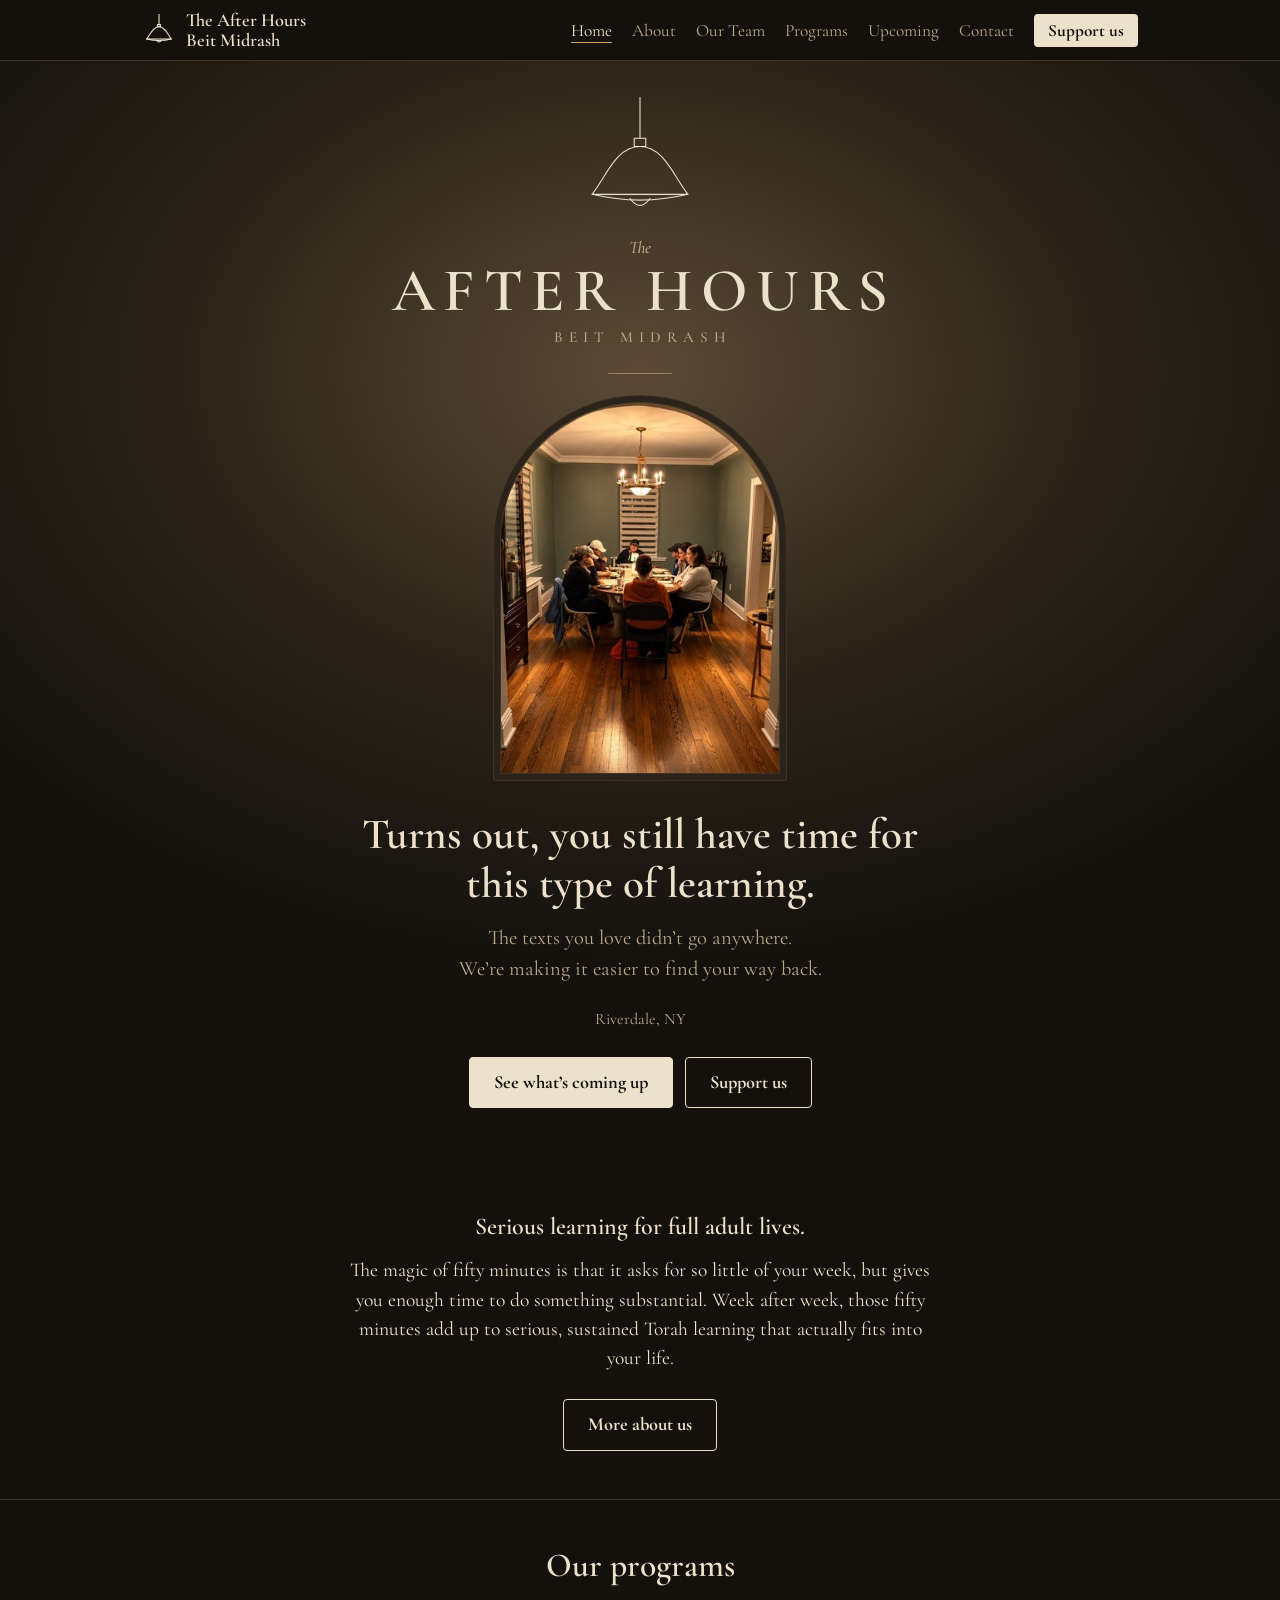
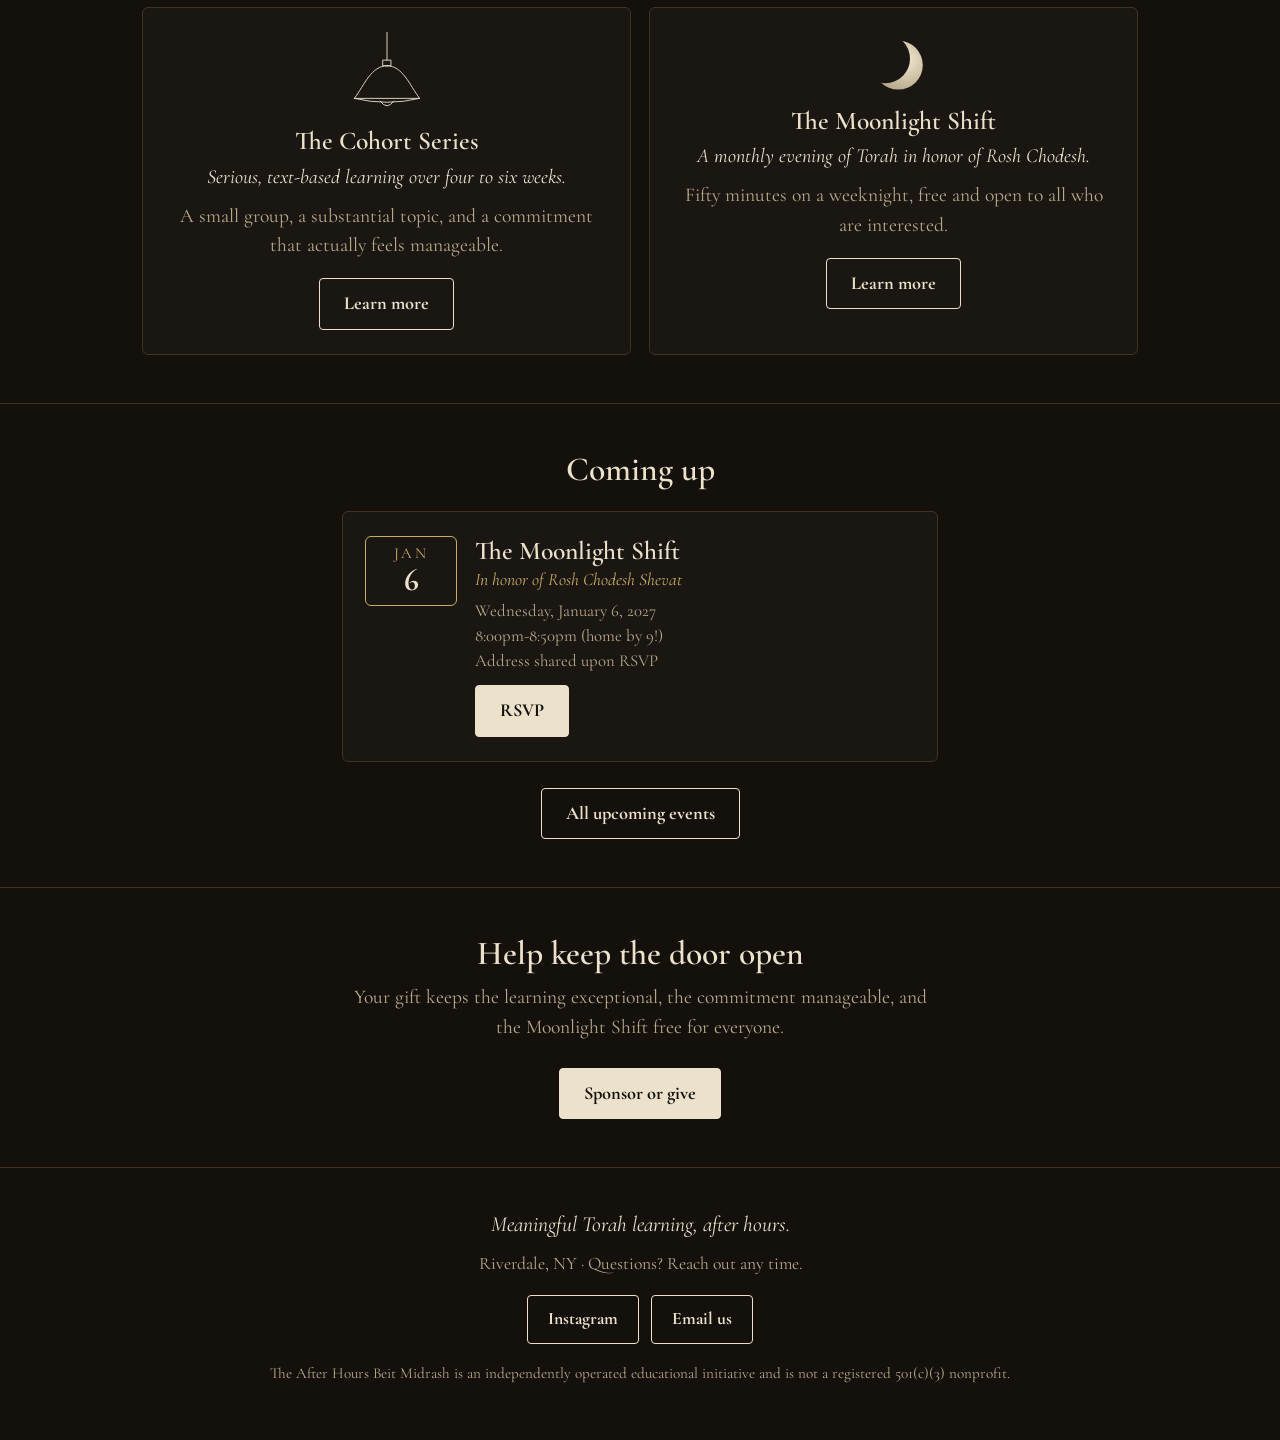
<file: index.html>
<!DOCTYPE html>
<html lang="en">
<head>
<meta charset="utf-8">
<meta name="viewport" content="width=device-width, initial-scale=1">
<meta name="color-scheme" content="dark">
<title>The After Hours Beit Midrash</title>
<meta name="description" content="Serious Torah learning for women in Riverdale, NY: the Cohort Series and the Moonlight Shift.">
<link rel="preconnect" href="https://fonts.googleapis.com">
<link rel="preconnect" href="https://fonts.gstatic.com" crossorigin>
<link href="https://fonts.googleapis.com/css2?family=Cormorant+Garamond:ital,wght@0,500;0,600;0,700;1,500&display=swap" rel="stylesheet">
<link rel="stylesheet" href="assets/site.css">
<link rel="icon" href="assets/favicon.svg" type="image/svg+xml">
<link rel="apple-touch-icon" href="assets/apple-touch-icon.png">
<link rel="stylesheet" href="assets/chrome.css">
<meta property="og:type" content="website">
<meta property="og:site_name" content="The After Hours Beit Midrash">
<meta property="og:title" content="The After Hours Beit Midrash">
<meta property="og:description" content="Serious Torah learning for women in Riverdale, NY: the Cohort Series and the Moonlight Shift.">
<meta property="og:url" content="https://www.theafterhoursbeitmidrash.com/">
<meta property="og:image" content="https://www.theafterhoursbeitmidrash.com/assets/img/share.jpg">
<meta property="og:image:width" content="1200">
<meta property="og:image:height" content="628">
<meta name="twitter:card" content="summary_large_image">
</head>
<body>
<nav class="nav" aria-label="Main">
  <div class="nav-inner">
    <a class="brand" href="index.html">
      <svg class="" viewBox="0 0 160 150" fill="none" stroke="currentColor" stroke-width="5" stroke-linecap="round" stroke-linejoin="round" aria-hidden="true">
      <line x1="80" y1="0" x2="80" y2="50"/>
      <path d="M73 50h14v10H73z"/>
      <path d="M80 60C52 60 40 94 22 118h116C120 94 108 60 80 60Z"/>
      <path d="M22 118Q80 132 138 118"/>
      <path d="M68 123Q80 140 92 123"/>
    </svg>
      <span>The After Hours<br>Beit Midrash</span>
    </a>
    <button class="menu-btn" type="button" aria-expanded="false" aria-controls="nav-links">Menu</button>
    <ul class="nav-links" id="nav-links">
      <li><a href="index.html" aria-current="page">Home</a></li>
      <li><a href="about/index.html">About</a></li>
      <li><a href="team/index.html">Our Team</a></li>
      <li><a href="programs/index.html">Programs</a></li>
      <li><a href="events/index.html">Upcoming</a></li>
      <li><a href="contact/index.html">Contact</a></li>
      <li><a class="nav-cta" href="support/index.html">Support us</a></li>
    </ul>
  </div>
</nav>

<header class="hero">
  <div class="hero-inner">
    <svg class="lamp" viewBox="0 0 160 150" fill="none" stroke="currentColor" stroke-width="1.3" stroke-linecap="round" stroke-linejoin="round" role="img" aria-label="Hanging pendant lamp">
      <line x1="80" y1="0" x2="80" y2="50"/>
      <path d="M73 50h14v10H73z"/>
      <path d="M80 60C52 60 40 94 22 118h116C120 94 108 60 80 60Z"/>
      <path d="M22 118Q80 132 138 118"/>
      <path d="M68 123Q80 140 92 123"/>
    </svg>
    <div class="lockup">
      <span class="the">The</span>
      <span class="big">AFTER HOURS</span>
      <span class="small">BEIT MIDRASH</span>
    </div>
    <hr class="rule">
    <figure class="arch-photo">
      <img src="assets/img/around-the-table.jpg" width="360" height="480" alt="Women learning together around a dining room table under a chandelier, seen through an arched doorway.">
    </figure>
    <h1>Turns out, you still have time for this type of learning.</h1>
    <p class="lede">The texts you love didn’t go anywhere.<br>We’re making it easier to find your way back.</p>
    <p class="place">Riverdale, NY</p>
    <div class="btn-row">
      <a class="btn" href="events/index.html">See what’s coming up</a>
      <a class="btn ghost" href="support/index.html">Support us</a>
    </div>
  </div>
</header>

<main>
  <section class="block">
    <div class="narrow prose center">
      <p class="lead">Serious learning for full adult lives.</p>
      <p>The magic of fifty minutes is that it asks for so little of your week, but gives you enough time to do something substantial. Week after week, those fifty minutes add up to serious, sustained Torah learning that actually fits into your life.</p>
      <div class="btn-row"><a class="btn ghost" href="about/index.html">More about us</a></div>
    </div>
  </section>

  <section class="block">
    <div class="wrap">
      <h2 class="center">Our programs</h2>
      <div class="grid">
        <div class="card center">
          <svg class="minilamp card-icon" viewBox="0 0 160 150" fill="none" stroke="currentColor" stroke-width="1.6" stroke-linecap="round" stroke-linejoin="round" aria-hidden="true">
      <line x1="80" y1="0" x2="80" y2="50"/>
      <path d="M73 50h14v10H73z"/>
      <path d="M80 60C52 60 40 94 22 118h116C120 94 108 60 80 60Z"/>
      <path d="M22 118Q80 132 138 118"/>
      <path d="M68 123Q80 140 92 123"/>
    </svg>
          <h3>The Cohort Series</h3>
          <p class="kicker">Serious, text-based learning over four to six weeks.</p>
          <p class="muted">A small group, a substantial topic, and a commitment that actually feels manageable.</p>
          <a class="btn ghost" href="programs/index.html#cohort">Learn more</a>
        </div>
        <div class="card center">
          <svg class="moon card-icon" viewBox="0 0 120 120" aria-hidden="true">
      <defs>
        <radialGradient id="mg" cx="65%" cy="40%" r="80%"><stop offset="0" stop-color="#f3e9d3"/><stop offset="1" stop-color="#a99a7b"/></radialGradient>
        <mask id="mm"><rect width="120" height="120" fill="#fff"/><circle cx="44" cy="50" r="46" fill="#000"/></mask>
      </defs>
      <circle cx="68" cy="62" r="46" fill="url(#mg)" mask="url(#mm)"/>
    </svg>
          <h3>The Moonlight Shift</h3>
          <p class="kicker">A monthly evening of Torah in honor of Rosh Chodesh.</p>
          <p class="muted">Fifty minutes on a weeknight, free and open to all who are interested.</p>
          <a class="btn ghost" href="programs/index.html#moonlight">Learn more</a>
        </div>
      </div>
    </div>
  </section>

  <section class="block">
    <div class="narrow">
      <h2 class="center">Coming up</h2>
      <div class="events-list" id="next-event"></div>
      <script src="assets/events.js"></script>
      <div class="btn-row"><a class="btn ghost" href="events/index.html">All upcoming events</a></div>
    </div>
  </section>

  <section class="block">
    <div class="narrow prose center">
      <h2>Help keep the door open</h2>
      <p class="muted">Your gift keeps the learning exceptional, the commitment manageable, and the Moonlight Shift free for everyone.</p>
      <div class="btn-row"><a class="btn" href="support/index.html">Sponsor or give</a></div>
    </div>
  </section>
</main>

<footer>
  <p class="tag">Meaningful Torah learning, after hours.</p>
  <p>Riverdale, NY · Questions? Reach out any time.</p>
  <div class="reach">
    <a href="https://www.instagram.com/theafterhoursbeitmidrash/" target="_blank" rel="noopener">Instagram</a>
    <a href="mailto:theafterhoursbeitmidrash@gmail.com">Email us</a>
  </div>
  <p class="small">The After Hours Beit Midrash is an independently operated educational initiative and is not a registered 501(c)(3) nonprofit.</p>
</footer>

<script>
var nav = document.querySelector(".nav"), menuBtn = document.querySelector(".menu-btn");
menuBtn.addEventListener("click", function () {
  var open = nav.classList.toggle("open");
  menuBtn.setAttribute("aria-expanded", open ? "true" : "false");
});
// Start at the top after following a link (Back still returns to where you were).
(function () {
  var navType = performance.getEntriesByType && performance.getEntriesByType("navigation")[0];
  if (!location.hash && navType && navType.type === "navigate") {
    window.scrollTo(0, 0);
    try { document.documentElement.scrollIntoView({ block: "start" }); } catch (e) {}
  }
})();
</script>
</body>
</html>
</file>
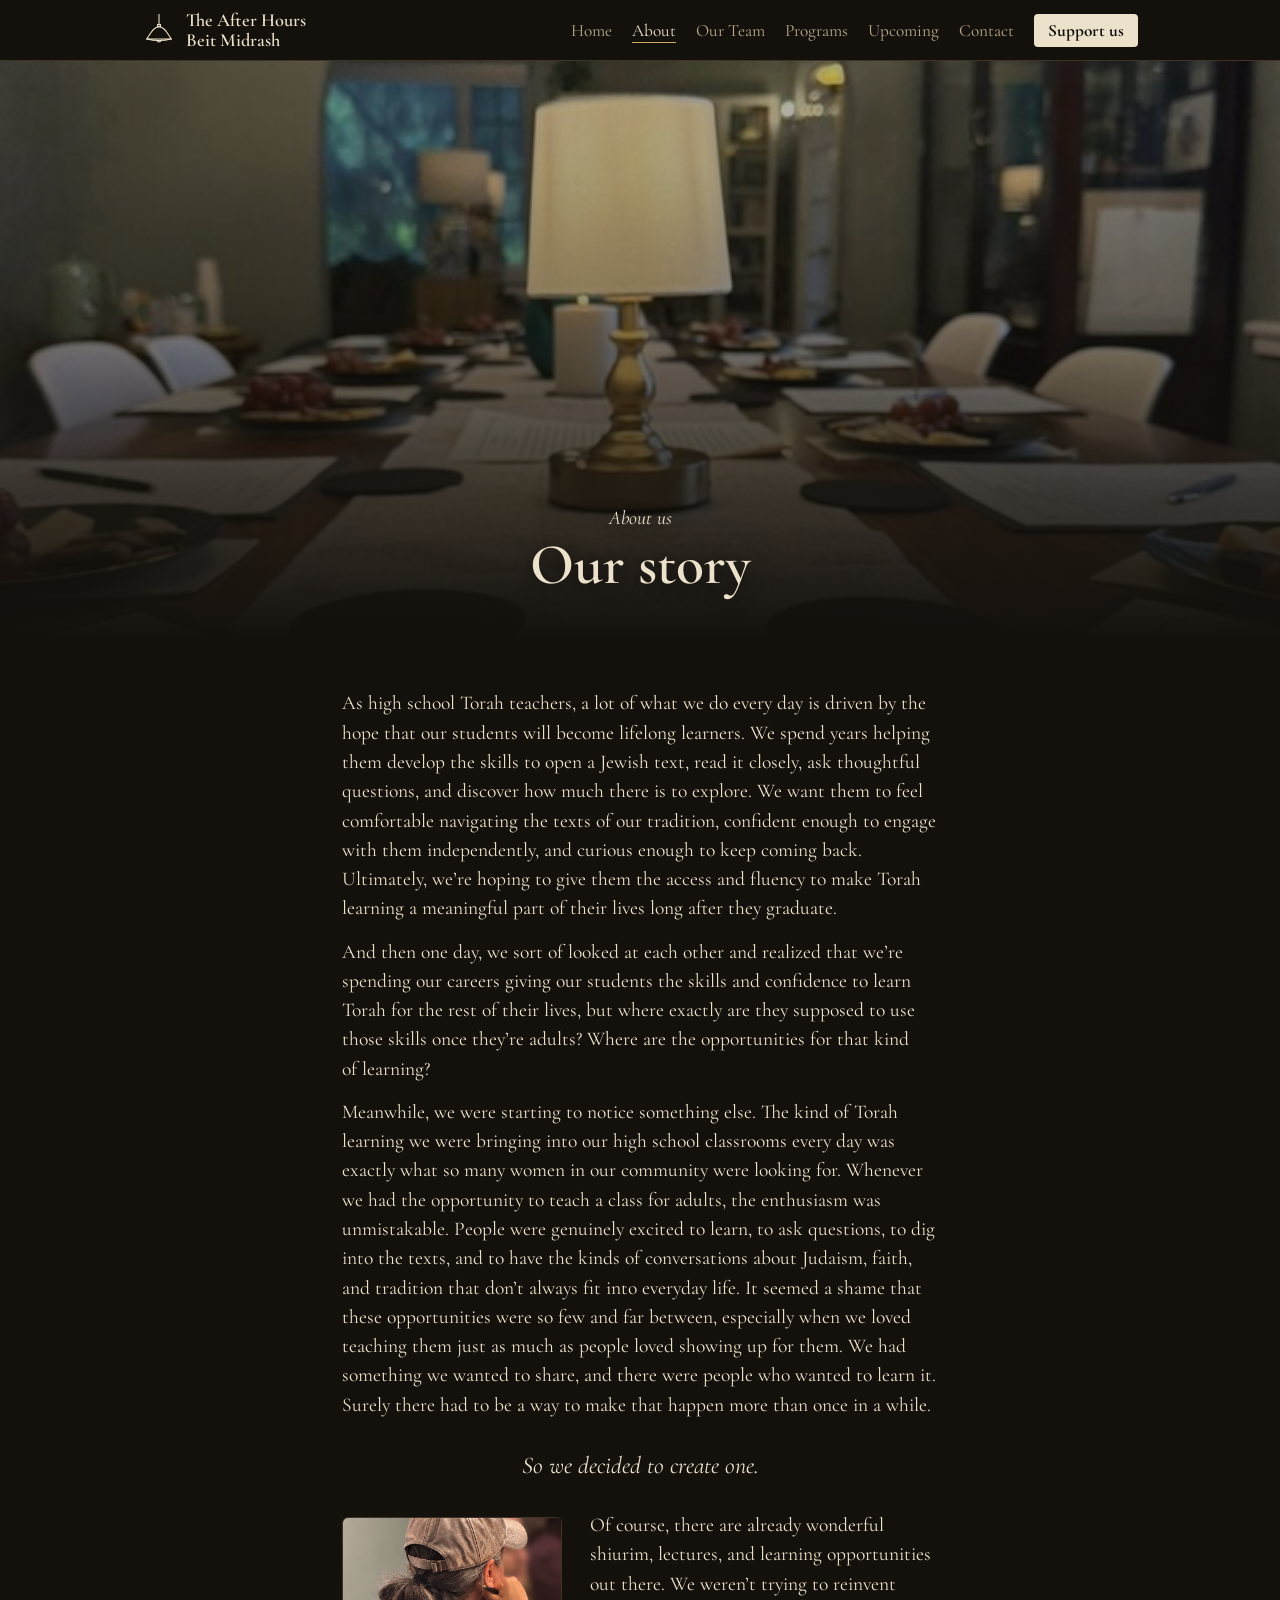
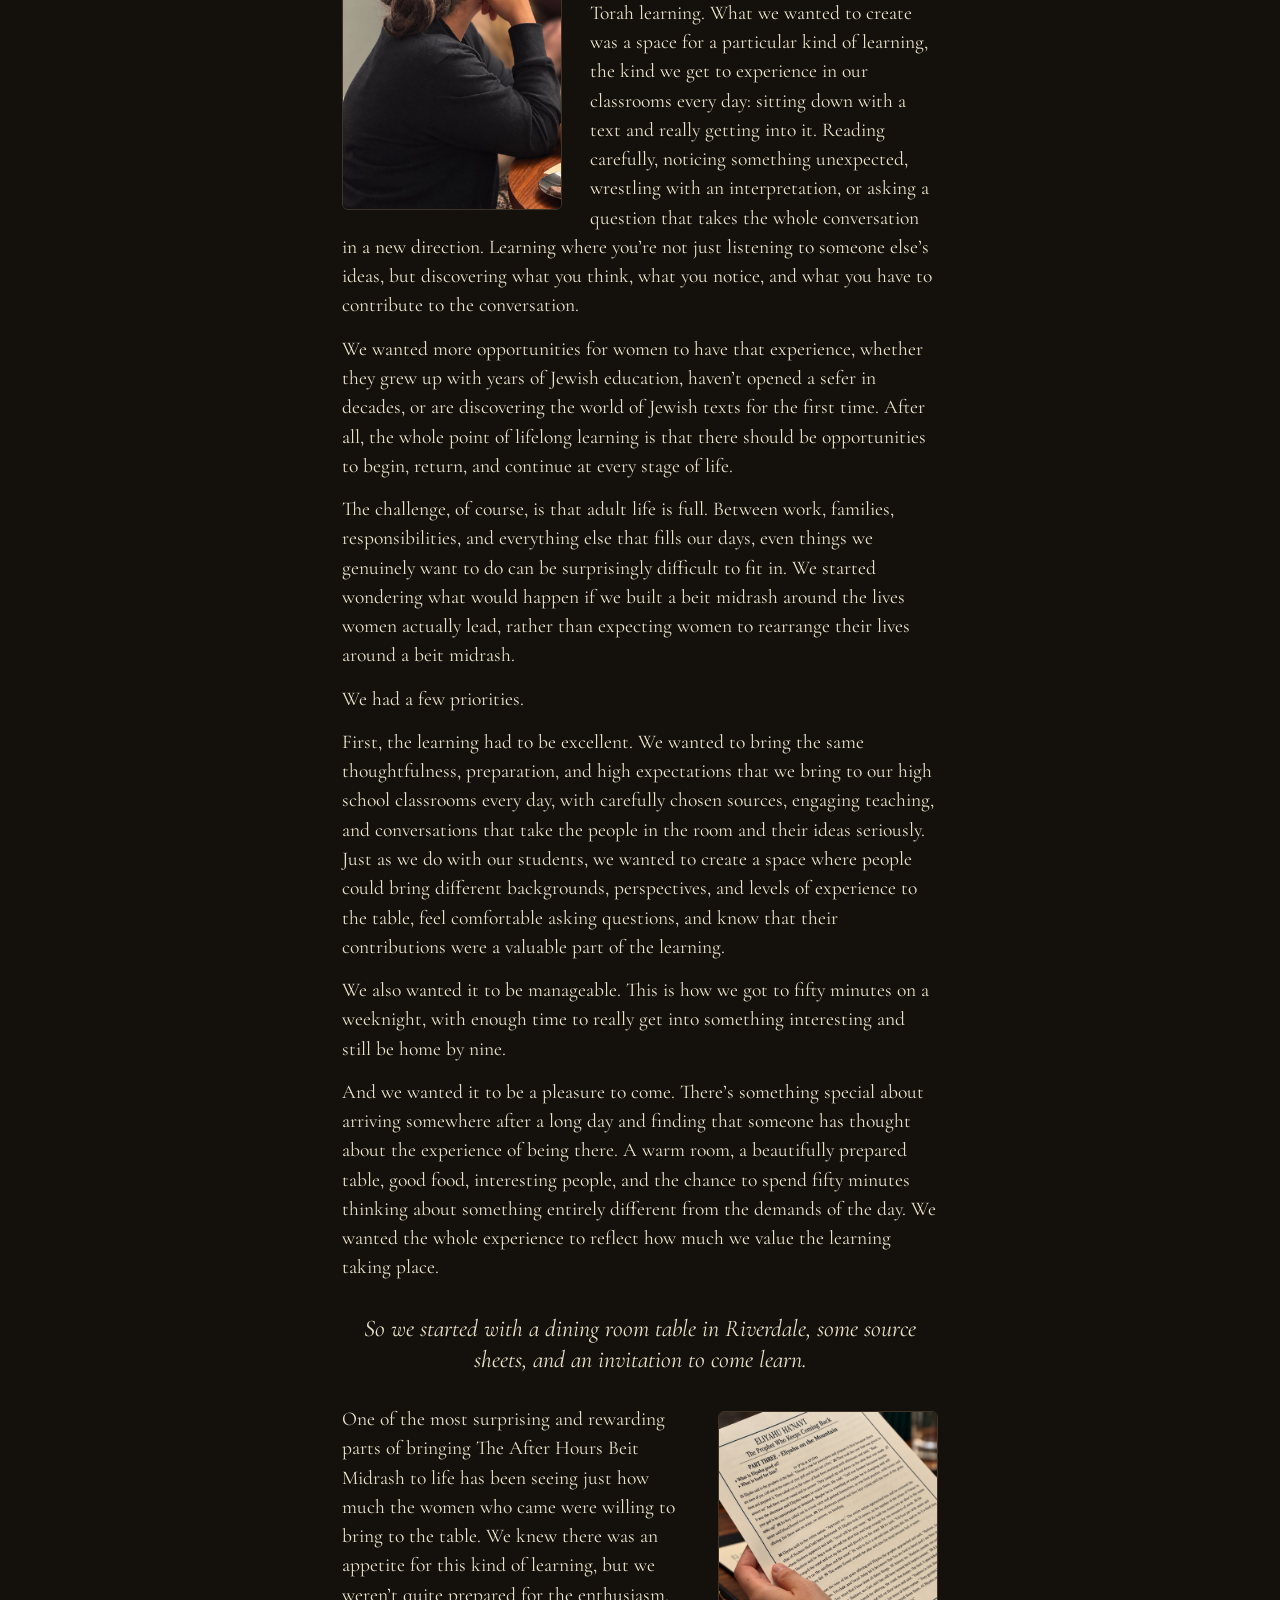
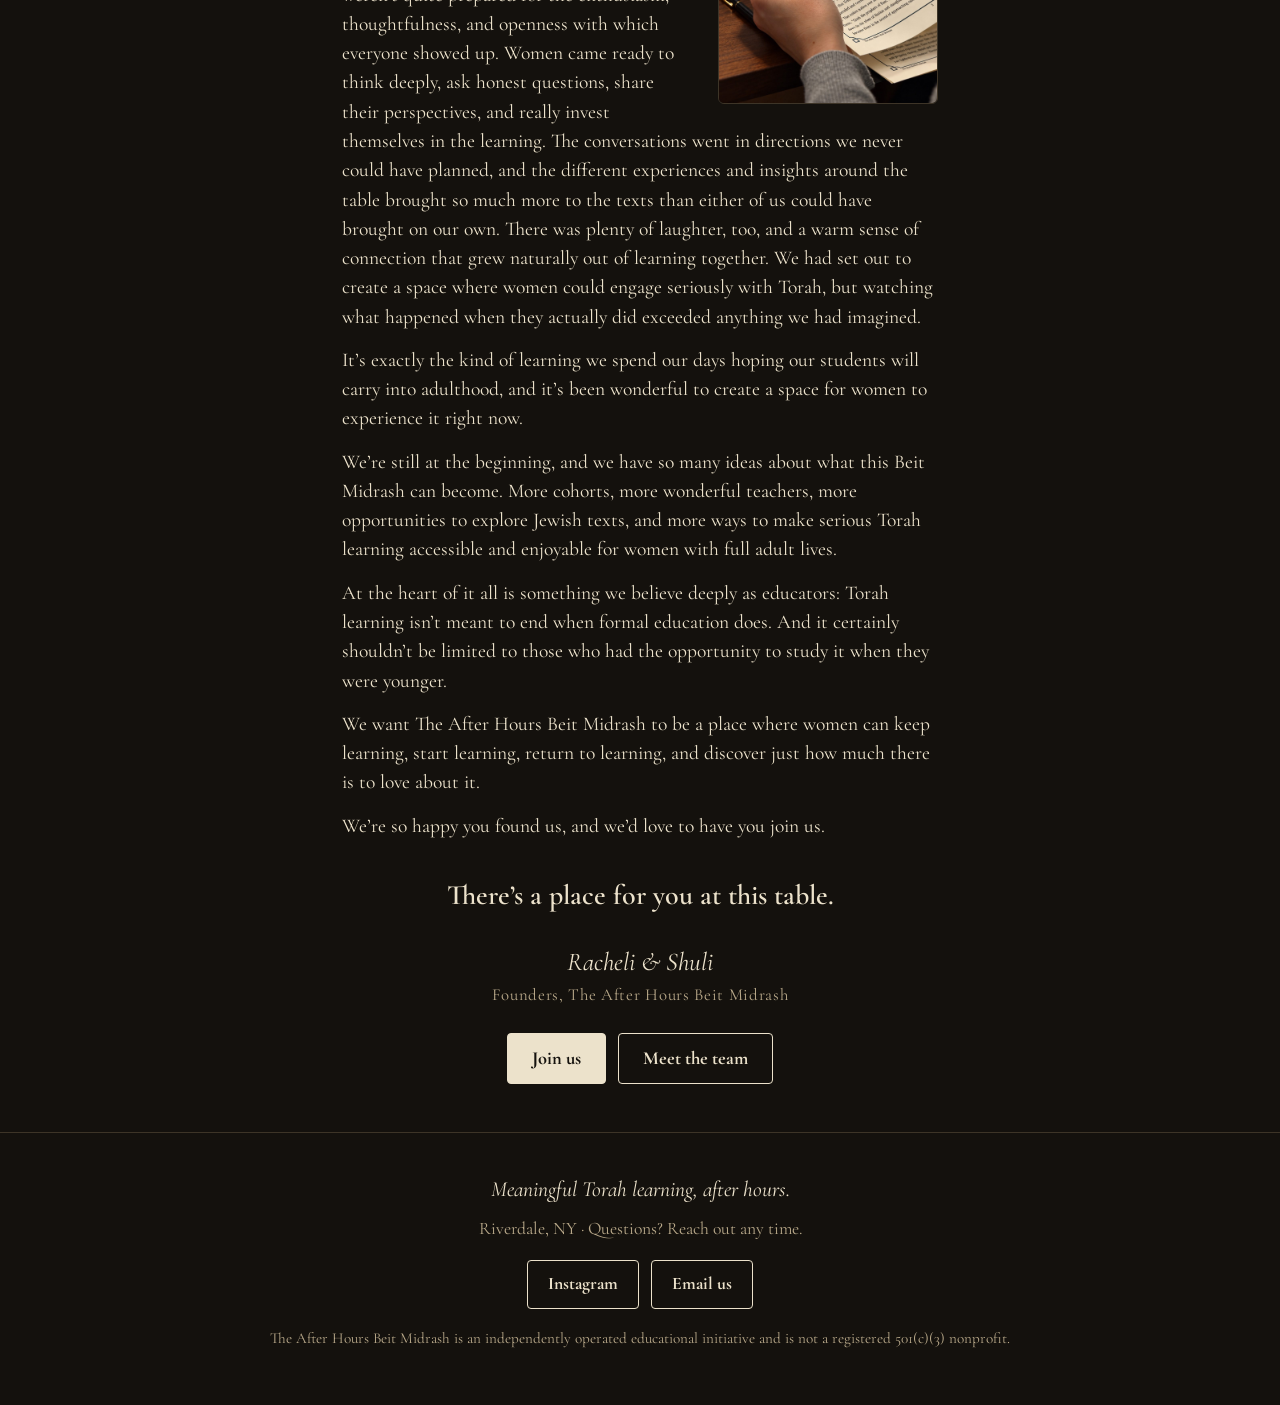
<file: about/index.html>
<!DOCTYPE html>
<html lang="en">
<head>
<meta charset="utf-8">
<meta name="viewport" content="width=device-width, initial-scale=1">
<meta name="color-scheme" content="dark">
<title>Our Story | The After Hours Beit Midrash</title>
<meta name="description" content="How two high school Torah teachers started The After Hours Beit Midrash around a dining room table in Riverdale.">
<link rel="preconnect" href="https://fonts.googleapis.com">
<link rel="preconnect" href="https://fonts.gstatic.com" crossorigin>
<link href="https://fonts.googleapis.com/css2?family=Cormorant+Garamond:ital,wght@0,500;0,600;0,700;1,500&display=swap" rel="stylesheet">
<link rel="stylesheet" href="../assets/site.css">
<link rel="icon" href="../assets/favicon.svg" type="image/svg+xml">
<link rel="apple-touch-icon" href="../assets/apple-touch-icon.png">
<link rel="stylesheet" href="../assets/chrome.css">
<meta property="og:type" content="website">
<meta property="og:site_name" content="The After Hours Beit Midrash">
<meta property="og:title" content="Our Story | The After Hours Beit Midrash">
<meta property="og:description" content="How two high school Torah teachers started The After Hours Beit Midrash around a dining room table in Riverdale.">
<meta property="og:url" content="https://www.theafterhoursbeitmidrash.com/about/">
<meta property="og:image" content="https://www.theafterhoursbeitmidrash.com/assets/img/share.jpg">
<meta property="og:image:width" content="1200">
<meta property="og:image:height" content="628">
<meta name="twitter:card" content="summary_large_image">
</head>
<body>
<nav class="nav" aria-label="Main">
  <div class="nav-inner">
    <a class="brand" href="../index.html">
      <svg class="" viewBox="0 0 160 150" fill="none" stroke="currentColor" stroke-width="5" stroke-linecap="round" stroke-linejoin="round" aria-hidden="true">
      <line x1="80" y1="0" x2="80" y2="50"/>
      <path d="M73 50h14v10H73z"/>
      <path d="M80 60C52 60 40 94 22 118h116C120 94 108 60 80 60Z"/>
      <path d="M22 118Q80 132 138 118"/>
      <path d="M68 123Q80 140 92 123"/>
    </svg>
      <span>The After Hours<br>Beit Midrash</span>
    </a>
    <button class="menu-btn" type="button" aria-expanded="false" aria-controls="nav-links">Menu</button>
    <ul class="nav-links" id="nav-links">
      <li><a href="../index.html">Home</a></li>
      <li><a href="../about/index.html" aria-current="page">About</a></li>
      <li><a href="../team/index.html">Our Team</a></li>
      <li><a href="../programs/index.html">Programs</a></li>
      <li><a href="../events/index.html">Upcoming</a></li>
      <li><a href="../contact/index.html">Contact</a></li>
      <li><a class="nav-cta" href="../support/index.html">Support us</a></li>
    </ul>
  </div>
</nav>

<header class="hero page-hero photo-hero">
  <div class="hero-inner">
    <p class="eyebrow">About us</p>
    <h1>Our story</h1>
  </div>
</header>

<main>
  <section class="block">
    <div class="narrow prose story">
      <p>As high school Torah teachers, a lot of what we do every day is driven by the hope that our students will become lifelong learners. We spend years helping them develop the skills to open a Jewish text, read it closely, ask thoughtful questions, and discover how much there is to explore. We want them to feel comfortable navigating the texts of our tradition, confident enough to engage with them independently, and curious enough to keep coming back. Ultimately, we’re hoping to give them the access and fluency to make Torah learning a meaningful part of their lives long after they graduate.</p>
      <p>And then one day, we sort of looked at each other and realized that we’re spending our careers giving our students the skills and confidence to learn Torah for the rest of their lives, but where exactly are they supposed to use those skills once they’re adults? Where are the opportunities for that kind of learning?</p>
      <p>Meanwhile, we were starting to notice something else. The kind of Torah learning we were bringing into our high school classrooms every day was exactly what so many women in our community were looking for. Whenever we had the opportunity to teach a class for adults, the enthusiasm was unmistakable. People were genuinely excited to learn, to ask questions, to dig into the texts, and to have the kinds of conversations about Judaism, faith, and tradition that don’t always fit into everyday life. It seemed a shame that these opportunities were so few and far between, especially when we loved teaching them just as much as people loved showing up for them. We had something we wanted to share, and there were people who wanted to learn it. Surely there had to be a way to make that happen more than once in a while.</p>
      <p class="pull">So we decided to create one.</p>
      <figure class="story-photo left"><img src="../assets/img/our-story-listening.jpg" width="720" height="960" loading="lazy" alt="A woman in a baseball cap listening closely at the table, chin resting on her hand, pen in hand."></figure>
      <p>Of course, there are already wonderful shiurim, lectures, and learning opportunities out there. We weren’t trying to reinvent Torah learning. What we wanted to create was a space for a particular kind of learning, the kind we get to experience in our classrooms every day: sitting down with a text and really getting into it. Reading carefully, noticing something unexpected, wrestling with an interpretation, or asking a question that takes the whole conversation in a new direction. Learning where you’re not just listening to someone else’s ideas, but discovering what you think, what you notice, and what you have to contribute to the conversation.</p>
      <p>We wanted more opportunities for women to have that experience, whether they grew up with years of Jewish education, haven’t opened a sefer in decades, or are discovering the world of Jewish texts for the first time. After all, the whole point of lifelong learning is that there should be opportunities to begin, return, and continue at every stage of life.</p>
      <p>The challenge, of course, is that adult life is full. Between work, families, responsibilities, and everything else that fills our days, even things we genuinely want to do can be surprisingly difficult to fit in. We started wondering what would happen if we built a beit midrash around the lives women actually lead, rather than expecting women to rearrange their lives around a beit midrash.</p>
      <p>We had a few priorities.</p>
      <p>First, the learning had to be excellent. We wanted to bring the same thoughtfulness, preparation, and high expectations that we bring to our high school classrooms every day, with carefully chosen sources, engaging teaching, and conversations that take the people in the room and their ideas seriously. Just as we do with our students, we wanted to create a space where people could bring different backgrounds, perspectives, and levels of experience to the table, feel comfortable asking questions, and know that their contributions were a valuable part of the learning.</p>
      <p>We also wanted it to be manageable. This is how we got to fifty minutes on a weeknight, with enough time to really get into something interesting and still be home by nine.</p>
      <p>And we wanted it to be a pleasure to come. There’s something special about arriving somewhere after a long day and finding that someone has thought about the experience of being there. A warm room, a beautifully prepared table, good food, interesting people, and the chance to spend fifty minutes thinking about something entirely different from the demands of the day. We wanted the whole experience to reflect how much we value the learning taking place.</p>
      <p class="pull">So we started with a dining room table in Riverdale, some source sheets, and an invitation to come learn.</p>
      <figure class="story-photo"><img src="../assets/img/our-story-source-sheet.jpg" width="1086" height="1448" loading="lazy" alt="A hand holding a printed source sheet on Eliyahu HaNavi above a wooden table, with a pen nearby."></figure>
      <p>One of the most surprising and rewarding parts of bringing The After Hours Beit Midrash to life has been seeing just how much the women who came were willing to bring to the table. We knew there was an appetite for this kind of learning, but we weren’t quite prepared for the enthusiasm, thoughtfulness, and openness with which everyone showed up. Women came ready to think deeply, ask honest questions, share their perspectives, and really invest themselves in the learning. The conversations went in directions we never could have planned, and the different experiences and insights around the table brought so much more to the texts than either of us could have brought on our own. There was plenty of laughter, too, and a warm sense of connection that grew naturally out of learning together. We had set out to create a space where women could engage seriously with Torah, but watching what happened when they actually did exceeded anything we had imagined.</p>
      <p>It’s exactly the kind of learning we spend our days hoping our students will carry into adulthood, and it’s been wonderful to create a space for women to experience it right now.</p>
      <p>We’re still at the beginning, and we have so many ideas about what this Beit Midrash can become. More cohorts, more wonderful teachers, more opportunities to explore Jewish texts, and more ways to make serious Torah learning accessible and enjoyable for women with full adult lives.</p>
      <p>At the heart of it all is something we believe deeply as educators: Torah learning isn’t meant to end when formal education does. And it certainly shouldn’t be limited to those who had the opportunity to study it when they were younger.</p>
      <p>We want The After Hours Beit Midrash to be a place where women can keep learning, start learning, return to learning, and discover just how much there is to love about it.</p>
      <p>We’re so happy you found us, and we’d love to have you join us.</p>
      <p class="pull closing-line">There’s a place for you at this table.</p>
      <p class="signoff"><span class="names">Racheli &amp; Shuli</span><span class="title">Founders, The After Hours Beit Midrash</span></p>
      <div class="btn-row"><a class="btn" href="../events/index.html">Join us</a><a class="btn ghost" href="../team/index.html">Meet the team</a></div>
    </div>
  </section>
</main>

<footer>
  <p class="tag">Meaningful Torah learning, after hours.</p>
  <p>Riverdale, NY · Questions? Reach out any time.</p>
  <div class="reach">
    <a href="https://www.instagram.com/theafterhoursbeitmidrash/" target="_blank" rel="noopener">Instagram</a>
    <a href="mailto:theafterhoursbeitmidrash@gmail.com">Email us</a>
  </div>
  <p class="small">The After Hours Beit Midrash is an independently operated educational initiative and is not a registered 501(c)(3) nonprofit.</p>
</footer>

<script>
var nav = document.querySelector(".nav"), menuBtn = document.querySelector(".menu-btn");
menuBtn.addEventListener("click", function () {
  var open = nav.classList.toggle("open");
  menuBtn.setAttribute("aria-expanded", open ? "true" : "false");
});
// Start at the top after following a link (Back still returns to where you were).
(function () {
  var navType = performance.getEntriesByType && performance.getEntriesByType("navigation")[0];
  if (!location.hash && navType && navType.type === "navigate") {
    window.scrollTo(0, 0);
    try { document.documentElement.scrollIntoView({ block: "start" }); } catch (e) {}
  }
})();
</script>
</body>
</html>
</file>
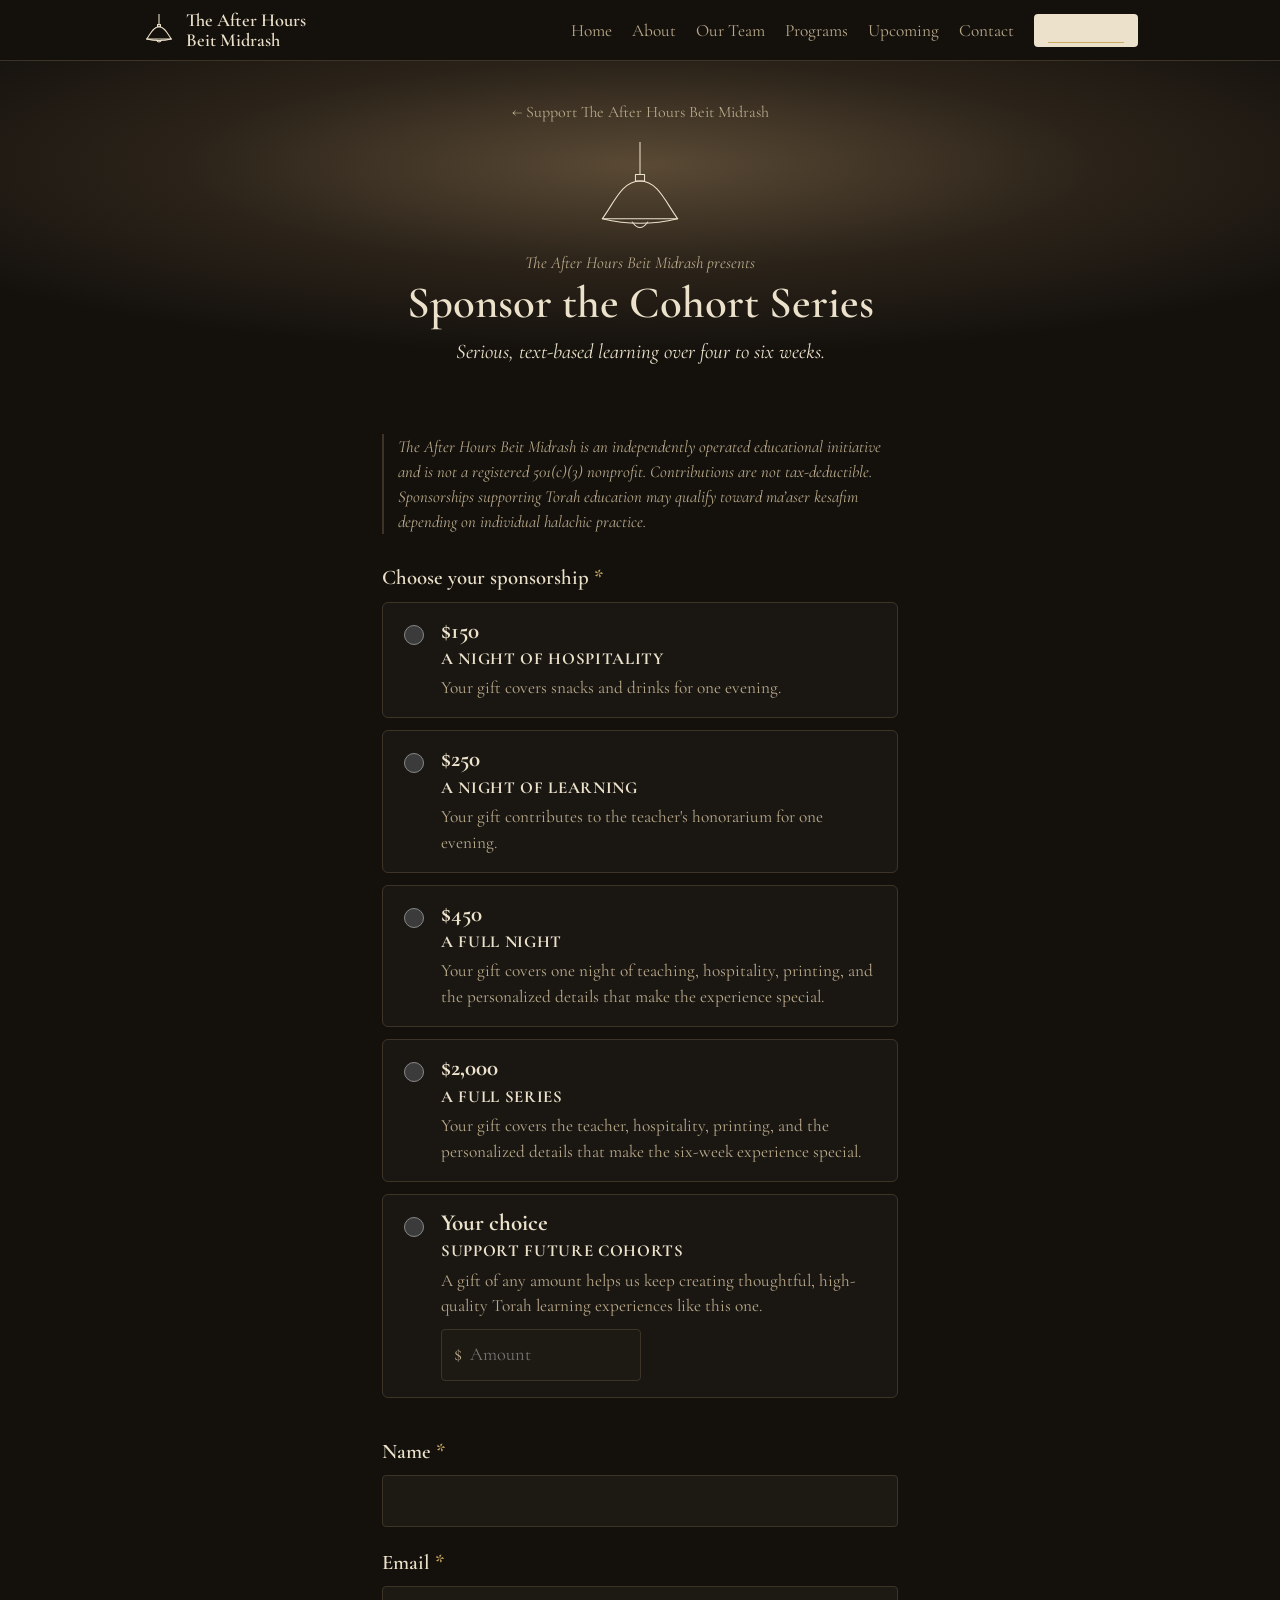
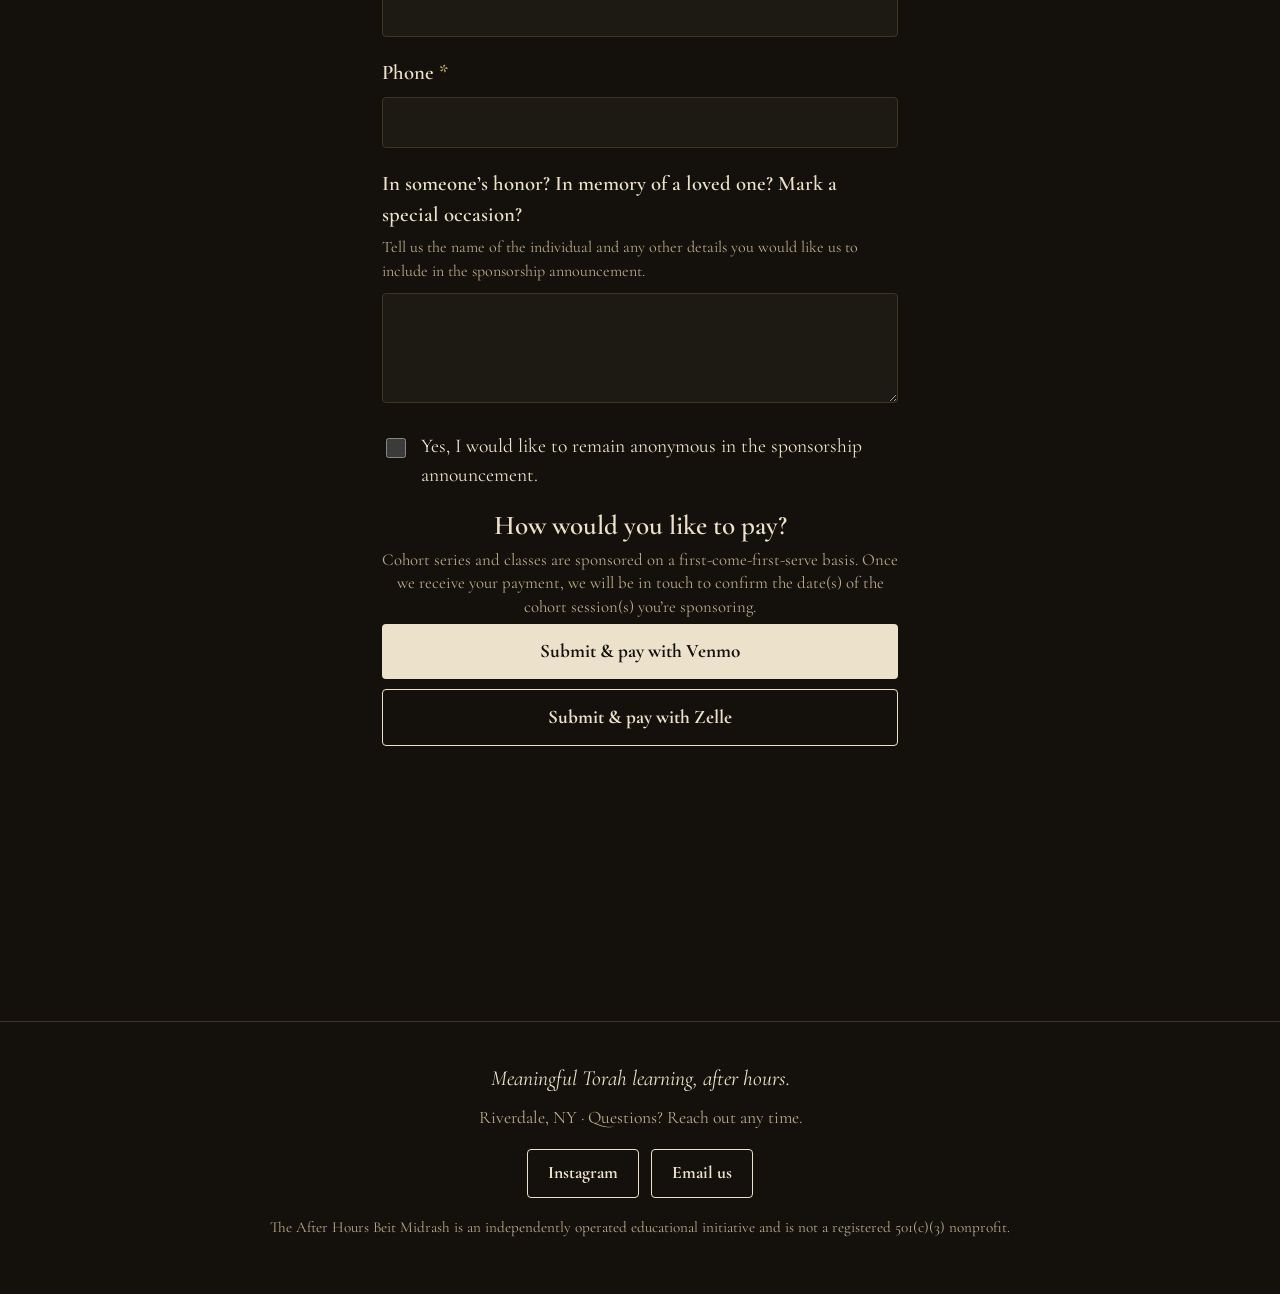
<file: cohort/index.html>
<!DOCTYPE html>
<html lang="en">
<head>
<meta charset="utf-8">
<meta name="viewport" content="width=device-width, initial-scale=1">
<title>Sponsor the Cohort Series | The After Hours Beit Midrash</title>
<link rel="preconnect" href="https://fonts.googleapis.com">
<link rel="preconnect" href="https://fonts.gstatic.com" crossorigin>
<link href="https://fonts.googleapis.com/css2?family=Cormorant+Garamond:ital,wght@0,500;0,600;0,700;1,500&display=swap" rel="stylesheet">
<style>
:root {
  --bg: #14110d;
  --glow: #5a4a35;
  --glow-mid: #2b2319;
  --cream: #ece2cb;
  --sand: #b9a98a;
  --line: #3d3427;
  --brass: #cbab62;
  --field: #1d1913;
  --error: #e8a28a;
  color-scheme: dark;
}
*, *::before, *::after { box-sizing: border-box; }
html, body { margin: 0; background: var(--bg); }
body {
  color: var(--cream);
  font-family: "Cormorant Garamond", Georgia, "Times New Roman", serif;
  font-size: 1.22rem;
  line-height: 1.5;
}
h1, h2, p { margin: 0; }
a { color: var(--cream); }

.back { display: inline-block; color: var(--sand); font-size: 1rem; text-decoration: none; margin-bottom: 18px; }
.back:hover { color: var(--cream); }
.hero {
  text-align: center;
  background: radial-gradient(ellipse 85% 70% at 50% 30%, var(--glow) 0%, var(--glow-mid) 42%, var(--bg) 78%);
  padding: 36px 22px 40px;
}
.lamp { width: 104px; height: auto; display: block; margin: 0 auto 10px; color: var(--cream); }
.presents { font-style: italic; color: var(--sand); font-size: 1.05rem; }
h1 { font-size: clamp(2.1rem, 9vw, 2.8rem); font-weight: 600; line-height: 1.1; margin-top: 4px; }
.kicker { font-style: italic; font-size: 1.3rem; margin-top: 8px; }

main { max-width: 560px; margin: 0 auto; padding: 8px 22px 64px; }
.note { color: var(--sand); font-size: 1.05rem; font-style: italic; border-left: 2px solid var(--line); padding-left: 14px; margin: 18px 0 28px; }

fieldset { border: 0; padding: 0; margin: 0 0 26px; }
legend, label.q { display: block; font-weight: 600; font-size: 1.3rem; margin-bottom: 8px; padding: 0; }
.req { color: var(--brass); }
.hint { color: var(--sand); font-size: 1rem; margin: -4px 0 10px; }

input[type=text], input[type=email], input[type=tel], input[type=number], textarea {
  width: 100%;
  font: inherit;
  font-size: 1.15rem;
  color: var(--cream);
  background: var(--field);
  border: 1px solid var(--line);
  border-radius: 4px;
  padding: 11px 13px;
  min-height: 48px;
}
textarea { min-height: 110px; resize: vertical; }
input:focus, textarea:focus { outline: 2px solid var(--brass); outline-offset: 1px; border-color: var(--brass); }

.field { margin-bottom: 20px; }

.level {
  display: flex; gap: 14px; align-items: flex-start;
  border: 1px solid var(--line); border-radius: 6px;
  padding: 16px; margin-bottom: 12px; cursor: pointer;
  background: rgba(255, 245, 220, 0.025);
}
.level:has(input:checked) { border-color: var(--brass); background: rgba(203, 171, 98, 0.08); }
.level input { margin-top: 6px; width: 20px; height: 20px; accent-color: var(--brass); flex: none; }
.level .amt { display: block; font-weight: 700; font-size: 1.45rem; line-height: 1.1; }
.level .name { display: block; font-weight: 700; letter-spacing: 0.04em; font-size: 1.05rem; margin-top: 2px; }
.level .desc { display: block; color: var(--sand); font-size: 1.08rem; margin-top: 4px; }

.money { position: relative; display: block; max-width: 200px; margin-top: 10px; }
.money span { position: absolute; left: 13px; top: 50%; transform: translateY(-50%); color: var(--sand); }
.level .money input { width: 100%; height: auto; margin-top: 0; padding-left: 28px; }

.check { display: flex; gap: 12px; align-items: flex-start; cursor: pointer; }
.check input { margin-top: 6px; width: 20px; height: 20px; accent-color: var(--brass); flex: none; }

.btn {
  display: inline-flex; align-items: center; justify-content: center;
  font: inherit; font-weight: 700; font-size: 1.2rem; text-decoration: none;
  background: var(--cream); color: var(--bg);
  border: 0; border-radius: 4px; padding: 13px 28px; min-height: 52px; cursor: pointer;
}
.btn:disabled { opacity: 0.6; cursor: default; }
.btn.ghost { background: transparent; color: var(--cream); border: 1px solid var(--cream); }
.btn:focus-visible, a:focus-visible, .level:focus-within { outline: 2px solid var(--brass); outline-offset: 3px; }
.submit { width: 100%; margin-top: 6px; }
.err { color: var(--error); font-size: 1.05rem; margin-top: 12px; text-align: center; }
.err:empty { display: none; }

#paySection { margin-top: 10px; text-align: center; }
#payChoose[hidden], #payDone[hidden], #venmoDone[hidden], #zelleDone[hidden] { display: none; }
.pay-h { font-size: 1.7rem; font-weight: 600; line-height: 1.15; }
.pay-sub { color: var(--sand); font-size: 1.05rem; line-height: 1.4; margin-top: 6px; }
.submit + .submit { margin-top: 10px; }
.pay { border: 1px solid var(--line); border-radius: 6px; padding: 14px 16px; margin-top: 14px; background: rgba(255, 245, 220, 0.025); }
.pay p { color: var(--sand); font-size: 1.05rem; line-height: 1.4; }
.pay strong { color: var(--cream); }
.pay .btn { margin-top: 10px; }
.zelle-row { display: flex; flex-wrap: wrap; align-items: center; justify-content: center; gap: 6px 12px; margin-top: 8px; }
.zelle-id { font-size: 1.3rem; font-weight: 700; color: var(--cream); word-break: break-all; user-select: all; -webkit-user-select: all; }
.zelle-row .btn { margin-top: 0; min-height: 42px; padding: 6px 18px; font-size: 1.05rem; }
.copied { color: var(--brass) !important; font-size: 0.98rem !important; margin-top: 6px; }
.copied:empty { display: none; }
.memo { font-size: 0.98rem !important; margin-top: 8px; }
.again { font-size: 0.98rem; color: var(--sand); margin-top: 12px; }
fieldset:disabled, .locked { opacity: 0.55; }
</style>
<!-- site-head -->
<meta name="description" content="Sponsor the Cohort Series: serious, text-based learning over four to six weeks.">
<link rel="icon" href="../assets/favicon.svg" type="image/svg+xml">
<link rel="apple-touch-icon" href="../assets/apple-touch-icon.png">
<link rel="stylesheet" href="../assets/chrome.css">
<meta property="og:type" content="website">
<meta property="og:site_name" content="The After Hours Beit Midrash">
<meta property="og:title" content="Sponsor the Cohort Series | The After Hours Beit Midrash">
<meta property="og:description" content="Sponsor the Cohort Series: serious, text-based learning over four to six weeks.">
<meta property="og:url" content="https://www.theafterhoursbeitmidrash.com/cohort/">
<meta property="og:image" content="https://www.theafterhoursbeitmidrash.com/assets/img/share.jpg">
<meta property="og:image:width" content="1200">
<meta property="og:image:height" content="628">
<meta name="twitter:card" content="summary_large_image">
<!-- /site-head -->
</head>
<body>
<!-- site-nav -->
<nav class="nav" aria-label="Main">
  <div class="nav-inner">
    <a class="brand" href="../index.html">
      <svg class="" viewBox="0 0 160 150" fill="none" stroke="currentColor" stroke-width="5" stroke-linecap="round" stroke-linejoin="round" aria-hidden="true">
      <line x1="80" y1="0" x2="80" y2="50"/>
      <path d="M73 50h14v10H73z"/>
      <path d="M80 60C52 60 40 94 22 118h116C120 94 108 60 80 60Z"/>
      <path d="M22 118Q80 132 138 118"/>
      <path d="M68 123Q80 140 92 123"/>
    </svg>
      <span>The After Hours<br>Beit Midrash</span>
    </a>
    <button class="menu-btn" type="button" aria-expanded="false" aria-controls="nav-links">Menu</button>
    <ul class="nav-links" id="nav-links">
      <li><a href="../index.html">Home</a></li>
      <li><a href="../about/index.html">About</a></li>
      <li><a href="../team/index.html">Our Team</a></li>
      <li><a href="../programs/index.html">Programs</a></li>
      <li><a href="../events/index.html">Upcoming</a></li>
      <li><a href="../contact/index.html">Contact</a></li>
      <li><a class="nav-cta" href="../support/index.html" aria-current="page">Support us</a></li>
    </ul>
  </div>
</nav>
<!-- /site-nav -->

<header class="hero">
  <a class="back" href="../support/index.html">← Support The After Hours Beit Midrash</a>
  <svg class="lamp" viewBox="0 0 160 150" fill="none" stroke="currentColor" stroke-width="1.6" stroke-linecap="round" stroke-linejoin="round" aria-hidden="true">
    <line x1="80" y1="0" x2="80" y2="50"/>
    <path d="M73 50h14v10H73z"/>
    <path d="M80 60C52 60 40 94 22 118h116C120 94 108 60 80 60Z"/>
    <path d="M22 118Q80 132 138 118"/>
    <path d="M68 123Q80 140 92 123"/>
  </svg>
  <p class="presents">The After Hours Beit Midrash presents</p>
  <h1>Sponsor the Cohort Series</h1>
  <p class="kicker">Serious, text-based learning over four to six weeks.</p>
</header>

<main>

<div id="formView">
  <p class="note">The After Hours Beit Midrash is an independently operated educational initiative and is not a registered 501(c)(3) nonprofit. Contributions are not tax-deductible. Sponsorships supporting Torah education may qualify toward ma’aser kesafim depending on individual halachic practice.</p>

  <form id="sponsorForm" novalidate>
    <fieldset>
      <legend>Choose your sponsorship <span class="req">*</span></legend>

      <label class="level">
        <input type="radio" name="level" data-amount="150" data-name="A Night of Hospitality" value="$150 A NIGHT OF HOSPITALITY: Your gift covers snacks and drinks for one evening.">
        <span><span class="amt">$150</span><span class="name">A NIGHT OF HOSPITALITY</span><span class="desc">Your gift covers snacks and drinks for one evening.</span></span>
      </label>

      <label class="level">
        <input type="radio" name="level" data-amount="250" data-name="A Night of Learning" value="$250 A NIGHT OF LEARNING: Your gift contributes to the teacher's honorarium for one evening.">
        <span><span class="amt">$250</span><span class="name">A NIGHT OF LEARNING</span><span class="desc">Your gift contributes to the teacher's honorarium for one evening.</span></span>
      </label>

      <label class="level">
        <input type="radio" name="level" data-amount="450" data-name="A Full Night" value="$450 A FULL NIGHT: Your gift covers one night of teaching, hospitality, printing, and the personalized details that make the experience special.">
        <span><span class="amt">$450</span><span class="name">A FULL NIGHT</span><span class="desc">Your gift covers one night of teaching, hospitality, printing, and the personalized details that make the experience special.</span></span>
      </label>

      <label class="level">
        <input type="radio" name="level" data-amount="2000" data-name="A Full Series" value="$2,000 A FULL SERIES: Your gift covers the teacher, hospitality, printing, and the personalized details that make the six-week experience special.">
        <span><span class="amt">$2,000</span><span class="name">A FULL SERIES</span><span class="desc">Your gift covers the teacher, hospitality, printing, and the personalized details that make the six-week experience special.</span></span>
      </label>

      <label class="level">
        <input type="radio" name="level" data-amount="" data-name="Support Future Cohorts" value="SUPPORT FUTURE COHORTS: Amount of your choosing. A gift of any amount helps us keep creating thoughtful, high-quality Torah learning experiences like this one.">
        <span><span class="amt">Your choice</span><span class="name">SUPPORT FUTURE COHORTS</span><span class="desc">A gift of any amount helps us keep creating thoughtful, high-quality Torah learning experiences like this one.</span><span class="money"><span>$</span><input type="number" id="customAmount" min="1" step="1" inputmode="numeric" placeholder="Amount" aria-label="Gift amount"></span></span>
      </label>
    </fieldset>

    <div class="field">
      <label class="q" for="name">Name <span class="req">*</span></label>
      <input type="text" id="name" autocomplete="name" required>
    </div>
    <div class="field">
      <label class="q" for="email">Email <span class="req">*</span></label>
      <input type="email" id="email" autocomplete="email" required>
    </div>
    <div class="field">
      <label class="q" for="phone">Phone <span class="req">*</span></label>
      <input type="tel" id="phone" autocomplete="tel" required>
    </div>

    <div class="field">
      <label class="q" for="honor">In someone’s honor? In memory of a loved one? Mark a special occasion?</label>
      <p class="hint">Tell us the name of the individual and any other details you would like us to include in the sponsorship announcement.</p>
      <textarea id="honor"></textarea>
    </div>

    <div class="field">
      <label class="check"><input type="checkbox" id="anon"> <span>Yes, I would like to remain anonymous in the sponsorship announcement.</span></label>
    </div>

    <div id="paySection">
      <div id="payChoose">
        <h2 class="pay-h">How would you like to pay?</h2>
        <p class="pay-sub">Cohort series and classes are sponsored on a first-come-first-serve basis. Once we receive your payment, we will be in touch to confirm the date(s) of the cohort session(s) you’re sponsoring.</p>
        <a class="btn submit" id="venmoGo" href="https://venmo.com/" target="_blank" rel="noopener">Submit &amp; pay with Venmo</a>
        <button type="button" class="btn ghost submit" id="zelleGo">Submit &amp; pay with Zelle</button>
        <p class="err" id="err" role="alert"></p>
      </div>

      <div id="payDone" hidden aria-live="polite">
        <h2 class="pay-h">Thank you!</h2>
      <p class="pay-sub">Cohort series and classes are sponsored on a first-come-first-serve basis. Once we receive your payment, we will be in touch to confirm the date(s) of the cohort session(s) you’re sponsoring.</p>
        <div class="pay" id="venmoDone" hidden>
          <p><span id="venmoLead"></span> <strong class="amt-text"></strong> gift to <strong>@Rachel-Abboudi-1</strong> (Rachel Abboudi Barris).</p>
          <a class="btn" id="venmoAgain" href="https://venmo.com/" target="_blank" rel="noopener">Open Venmo</a>
        </div>
        <div class="pay" id="zelleDone" hidden>
          <p><span id="zelleLead"></span> <strong class="amt-text"></strong> to:</p>
          <div class="zelle-row"><span class="zelle-id" id="zelleId"></span><button type="button" class="btn ghost" id="copyBtn">Copy</button></div>
          <p class="copied" id="copied"></p>
          <p class="memo">Please add “Cohort Series” in the memo.</p>
        </div>
        <p class="err" id="sendErr" role="alert"></p>
        <p class="again">Questions? <a href="mailto:theafterhoursbeitmidrash@gmail.com" target="_blank" rel="noopener">theafterhoursbeitmidrash@gmail.com</a></p>
      </div>
    </div>
  </form>
</div>

</main>

<script>
// ===== Payment details: fill these in =====
var VENMO_USERNAME = "Rachel-Abboudi-1";   // without the @
var ZELLE_ID = "rachelabboudi@gmail.com";       // the email or phone number your Zelle uses
var ZELLE_NAME = "";       // the name donors see in Zelle
// ==========================================

var FORM_URL = "https://docs.google.com/forms/d/e/1FAIpQLSfLQfDvmxAsvVvTxWH-DsQZB5gVpzh33-vmr3V2KlcVMNnOtQ/formResponse";
var FIELDS = {
  name: "entry.2085995568",
  email: "entry.960783403",
  phone: "entry.146124198",
  honor: "entry.1793764923",
  anon: "entry.258737619",
  level: "entry.670192755",
  amount: "entry.1426190880"
};
var ANON_VALUE = "Yes, I would like to remain anonymous";

var form = document.getElementById("sponsorForm");
var customAmount = document.getElementById("customAmount");
var err = document.getElementById("err");
var payChoose = document.getElementById("payChoose");
var payDone = document.getElementById("payDone");
var venmoDone = document.getElementById("venmoDone");
var zelleDone = document.getElementById("zelleDone");
var submitted = null;   // { amount, venmoUrl } once the form has been sent

function selectedLevel() { return form.querySelector('input[name="level"]:checked'); }
function val(id) { return document.getElementById(id).value.trim(); }

// The amount box sits inside the "Your choice" card: typing in it picks that card.
var customRadio = form.querySelector('input[name="level"][data-amount=""]');
customAmount.addEventListener("focus", function () { customRadio.checked = true; });
form.addEventListener("change", function (e) { if (e.target === customRadio) customAmount.focus(); });
form.addEventListener("submit", function (e) { e.preventDefault(); });

// Checks the form; returns what was submitted, or null (with a message shown).
function collect() {
  err.textContent = "";
  var level = selectedLevel();
  var amount = level ? Math.round(Number(level.dataset.amount || customAmount.value.trim())) : 0;
  var missing = [];
  if (!level) missing.push("a sponsorship");
  if (level && !(amount > 0)) missing.push("your gift amount");
  if (!val("name")) missing.push("your name");
  if (!/^\S+@\S+\.\S+$/.test(val("email"))) missing.push("a valid email");
  if (!val("phone")) missing.push("your phone");
  if (missing.length) { err.textContent = "Please add " + missing.join(", ") + "."; return null; }

  var data = new URLSearchParams();
  data.append(FIELDS.name, val("name"));
  data.append(FIELDS.email, val("email"));
  data.append(FIELDS.phone, val("phone"));
  data.append(FIELDS.honor, val("honor"));
  if (document.getElementById("anon").checked) data.append(FIELDS.anon, ANON_VALUE);
  data.append(FIELDS.level, level.value);
  data.append(FIELDS.amount, String(amount));

  var note = "Cohort Series – " + level.dataset.name;
  var venmoUrl = "https://venmo.com/?txn=pay&audience=private&recipients=" + encodeURIComponent(VENMO_USERNAME) +
    "&amount=" + amount + "&note=" + encodeURIComponent(note);
  return { data: data, amount: amount, venmoUrl: venmoUrl };
}

function send(info) {
  submitted = info;
  fetch(FORM_URL, { method: "POST", mode: "no-cors", body: info.data, keepalive: true })
    .catch(function () {
      document.getElementById("sendErr").textContent =
        "We couldn’t record your form. Please email us at theafterhoursbeitmidrash@gmail.com so we have your details.";
    });
  form.querySelectorAll("input, textarea").forEach(function (el) { el.disabled = true; });
  form.querySelectorAll("fieldset, .field").forEach(function (el) { el.classList.add("locked"); });
  var amtText = "$" + info.amount.toLocaleString("en-US");
  document.querySelectorAll(".amt-text").forEach(function (el) { el.textContent = amtText; });
  document.getElementById("venmoAgain").href = info.venmoUrl;
  document.getElementById("zelleId").textContent = ZELLE_ID;
}

// Shows the payment details in the same spot the buttons were, so nothing jumps.
function show(method) {
  payChoose.hidden = true;
  payDone.hidden = false;
  // Both options stay on screen; the one they picked comes first.
  venmoDone.hidden = false;
  zelleDone.hidden = false;
  if (method === "zelle") venmoDone.parentNode.insertBefore(zelleDone, venmoDone);
  else zelleDone.parentNode.insertBefore(venmoDone, zelleDone);
  document.getElementById("venmoLead").textContent = method === "venmo"
    ? "Venmo opened in a new tab to finish your" : "Prefer Venmo? Use the button below for your";
  document.getElementById("venmoAgain").textContent = method === "venmo" ? "Open Venmo again" : "Pay with Venmo";
  document.getElementById("zelleLead").textContent = method === "zelle"
    ? "In your bank’s app, open Zelle and send" : "Prefer Zelle? In your bank’s app, send";
}

// Venmo is a real link so the new tab is never blocked; we point it at the
// right payment just before the browser follows it.
document.getElementById("venmoGo").addEventListener("click", function (e) {
  var info = submitted || collect();
  if (!info) { e.preventDefault(); return; }
  this.href = info.venmoUrl;
  if (!submitted) send(info);
  show("venmo");
});

document.getElementById("zelleGo").addEventListener("click", function () {
  var info = submitted || collect();
  if (!info) return;
  if (!submitted) send(info);
  show("zelle");
});

// Reserve room for the payment details so the page never changes height.
function reserveSpace() {
  var section = document.getElementById("paySection");
  if (submitted) return;
  section.style.minHeight = "";
  var tallest = payChoose.offsetHeight;
  document.getElementById("zelleId").textContent = ZELLE_ID;
  document.querySelectorAll(".amt-text").forEach(function (el) { el.textContent = "$0,000"; });
  ["venmo", "zelle"].forEach(function (m) {
    show(m);
    tallest = Math.max(tallest, payDone.offsetHeight);
  });
  document.querySelectorAll(".amt-text").forEach(function (el) { el.textContent = ""; });
  payDone.hidden = true; payChoose.hidden = false;
  section.style.minHeight = tallest + "px";
}
reserveSpace();
window.addEventListener("resize", reserveSpace);
if (document.fonts && document.fonts.ready) document.fonts.ready.then(reserveSpace);

document.getElementById("copyBtn").addEventListener("click", function () {
  var copied = document.getElementById("copied");
  var done = function () { copied.textContent = "Copied! Paste it into Zelle."; };
  var fallback = function () {
    var r = document.createRange();
    r.selectNodeContents(document.getElementById("zelleId"));
    var s = window.getSelection(); s.removeAllRanges(); s.addRange(r);
    try { if (document.execCommand("copy")) { done(); return; } } catch (e) {}
    copied.textContent = "Selected. Press Ctrl+C (or ⌘C) to copy.";
  };
  if (navigator.clipboard && navigator.clipboard.writeText) {
    navigator.clipboard.writeText(ZELLE_ID).then(done, fallback);
  } else { fallback(); }
});
</script>
<!-- site-footer -->
<footer>
  <p class="tag">Meaningful Torah learning, after hours.</p>
  <p>Riverdale, NY · Questions? Reach out any time.</p>
  <div class="reach">
    <a href="https://www.instagram.com/theafterhoursbeitmidrash/" target="_blank" rel="noopener">Instagram</a>
    <a href="mailto:theafterhoursbeitmidrash@gmail.com">Email us</a>
  </div>
  <p class="small">The After Hours Beit Midrash is an independently operated educational initiative and is not a registered 501(c)(3) nonprofit.</p>
</footer>

<script>
var nav = document.querySelector(".nav"), menuBtn = document.querySelector(".menu-btn");
menuBtn.addEventListener("click", function () {
  var open = nav.classList.toggle("open");
  menuBtn.setAttribute("aria-expanded", open ? "true" : "false");
});
// Start at the top after following a link (Back still returns to where you were).
(function () {
  var navType = performance.getEntriesByType && performance.getEntriesByType("navigation")[0];
  if (!location.hash && navType && navType.type === "navigate") {
    window.scrollTo(0, 0);
    try { document.documentElement.scrollIntoView({ block: "start" }); } catch (e) {}
  }
})();
</script>
<!-- /site-footer -->
</body>
</html>
</file>
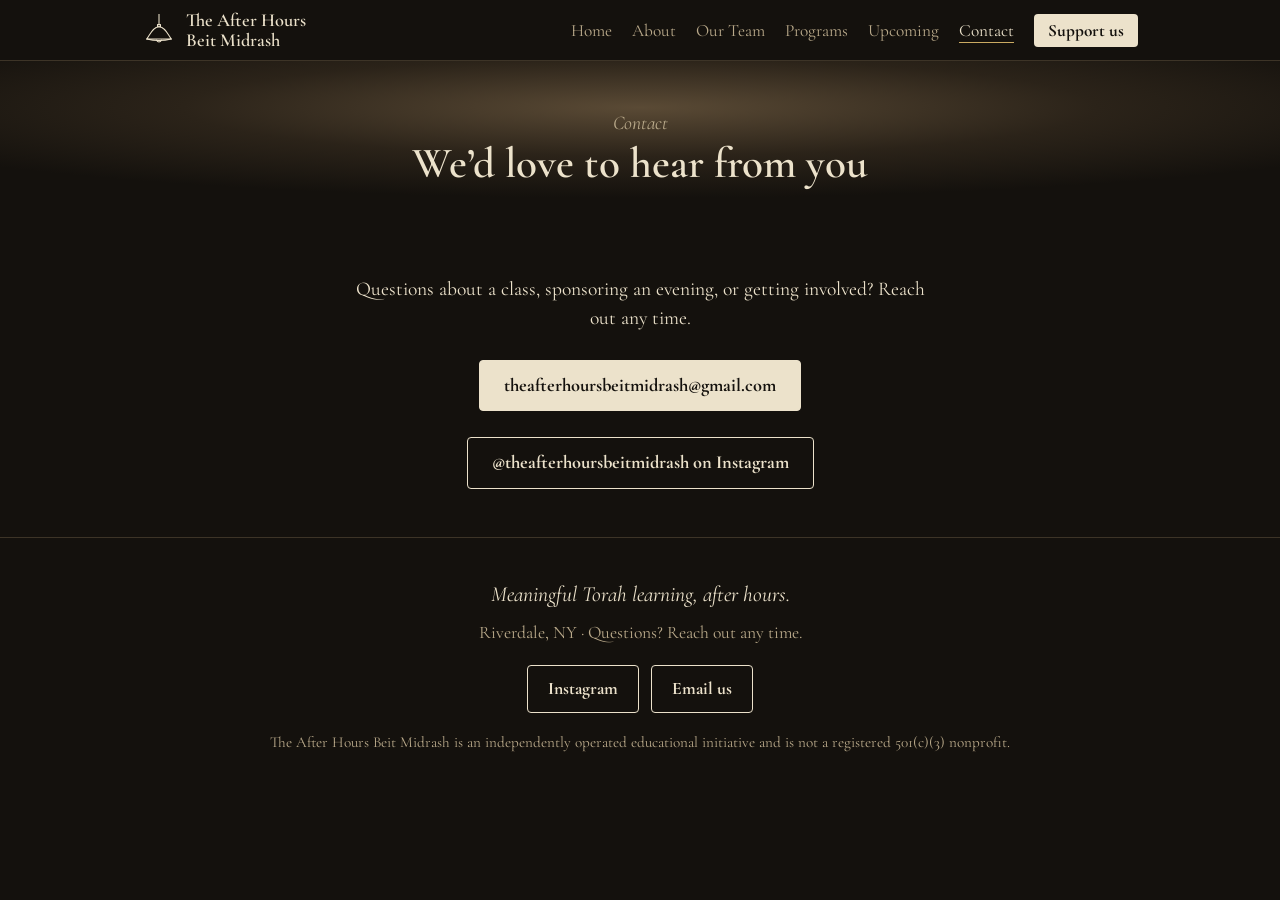
<file: contact/index.html>
<!DOCTYPE html>
<html lang="en">
<head>
<meta charset="utf-8">
<meta name="viewport" content="width=device-width, initial-scale=1">
<meta name="color-scheme" content="dark">
<title>Contact | The After Hours Beit Midrash</title>
<meta name="description" content="Contact The After Hours Beit Midrash.">
<link rel="preconnect" href="https://fonts.googleapis.com">
<link rel="preconnect" href="https://fonts.gstatic.com" crossorigin>
<link href="https://fonts.googleapis.com/css2?family=Cormorant+Garamond:ital,wght@0,500;0,600;0,700;1,500&display=swap" rel="stylesheet">
<link rel="stylesheet" href="../assets/site.css">
<link rel="icon" href="../assets/favicon.svg" type="image/svg+xml">
<link rel="apple-touch-icon" href="../assets/apple-touch-icon.png">
<link rel="stylesheet" href="../assets/chrome.css">
<meta property="og:type" content="website">
<meta property="og:site_name" content="The After Hours Beit Midrash">
<meta property="og:title" content="Contact | The After Hours Beit Midrash">
<meta property="og:description" content="Contact The After Hours Beit Midrash.">
<meta property="og:url" content="https://www.theafterhoursbeitmidrash.com/contact/">
<meta property="og:image" content="https://www.theafterhoursbeitmidrash.com/assets/img/share.jpg">
<meta property="og:image:width" content="1200">
<meta property="og:image:height" content="628">
<meta name="twitter:card" content="summary_large_image">
</head>
<body>
<nav class="nav" aria-label="Main">
  <div class="nav-inner">
    <a class="brand" href="../index.html">
      <svg class="" viewBox="0 0 160 150" fill="none" stroke="currentColor" stroke-width="5" stroke-linecap="round" stroke-linejoin="round" aria-hidden="true">
      <line x1="80" y1="0" x2="80" y2="50"/>
      <path d="M73 50h14v10H73z"/>
      <path d="M80 60C52 60 40 94 22 118h116C120 94 108 60 80 60Z"/>
      <path d="M22 118Q80 132 138 118"/>
      <path d="M68 123Q80 140 92 123"/>
    </svg>
      <span>The After Hours<br>Beit Midrash</span>
    </a>
    <button class="menu-btn" type="button" aria-expanded="false" aria-controls="nav-links">Menu</button>
    <ul class="nav-links" id="nav-links">
      <li><a href="../index.html">Home</a></li>
      <li><a href="../about/index.html">About</a></li>
      <li><a href="../team/index.html">Our Team</a></li>
      <li><a href="../programs/index.html">Programs</a></li>
      <li><a href="../events/index.html">Upcoming</a></li>
      <li><a href="../contact/index.html" aria-current="page">Contact</a></li>
      <li><a class="nav-cta" href="../support/index.html">Support us</a></li>
    </ul>
  </div>
</nav>

<header class="hero page-hero">
  <div class="hero-inner">
    <p class="eyebrow">Contact</p>
    <h1>We’d love to hear from you</h1>
  </div>
</header>

<main>
  <section class="block">
    <div class="narrow prose center">
      <p>Questions about a class, sponsoring an evening, or getting involved? Reach out any time.</p>
      <div class="btn-row">
        <a class="btn" href="mailto:theafterhoursbeitmidrash@gmail.com">theafterhoursbeitmidrash@gmail.com</a>
      </div>
      <div class="btn-row">
        <a class="btn ghost" href="https://www.instagram.com/theafterhoursbeitmidrash/" target="_blank" rel="noopener">@theafterhoursbeitmidrash on Instagram</a>
      </div>
    </div>
  </section>
</main>

<footer>
  <p class="tag">Meaningful Torah learning, after hours.</p>
  <p>Riverdale, NY · Questions? Reach out any time.</p>
  <div class="reach">
    <a href="https://www.instagram.com/theafterhoursbeitmidrash/" target="_blank" rel="noopener">Instagram</a>
    <a href="mailto:theafterhoursbeitmidrash@gmail.com">Email us</a>
  </div>
  <p class="small">The After Hours Beit Midrash is an independently operated educational initiative and is not a registered 501(c)(3) nonprofit.</p>
</footer>

<script>
var nav = document.querySelector(".nav"), menuBtn = document.querySelector(".menu-btn");
menuBtn.addEventListener("click", function () {
  var open = nav.classList.toggle("open");
  menuBtn.setAttribute("aria-expanded", open ? "true" : "false");
});
// Start at the top after following a link (Back still returns to where you were).
(function () {
  var navType = performance.getEntriesByType && performance.getEntriesByType("navigation")[0];
  if (!location.hash && navType && navType.type === "navigate") {
    window.scrollTo(0, 0);
    try { document.documentElement.scrollIntoView({ block: "start" }); } catch (e) {}
  }
})();
</script>
</body>
</html>
</file>
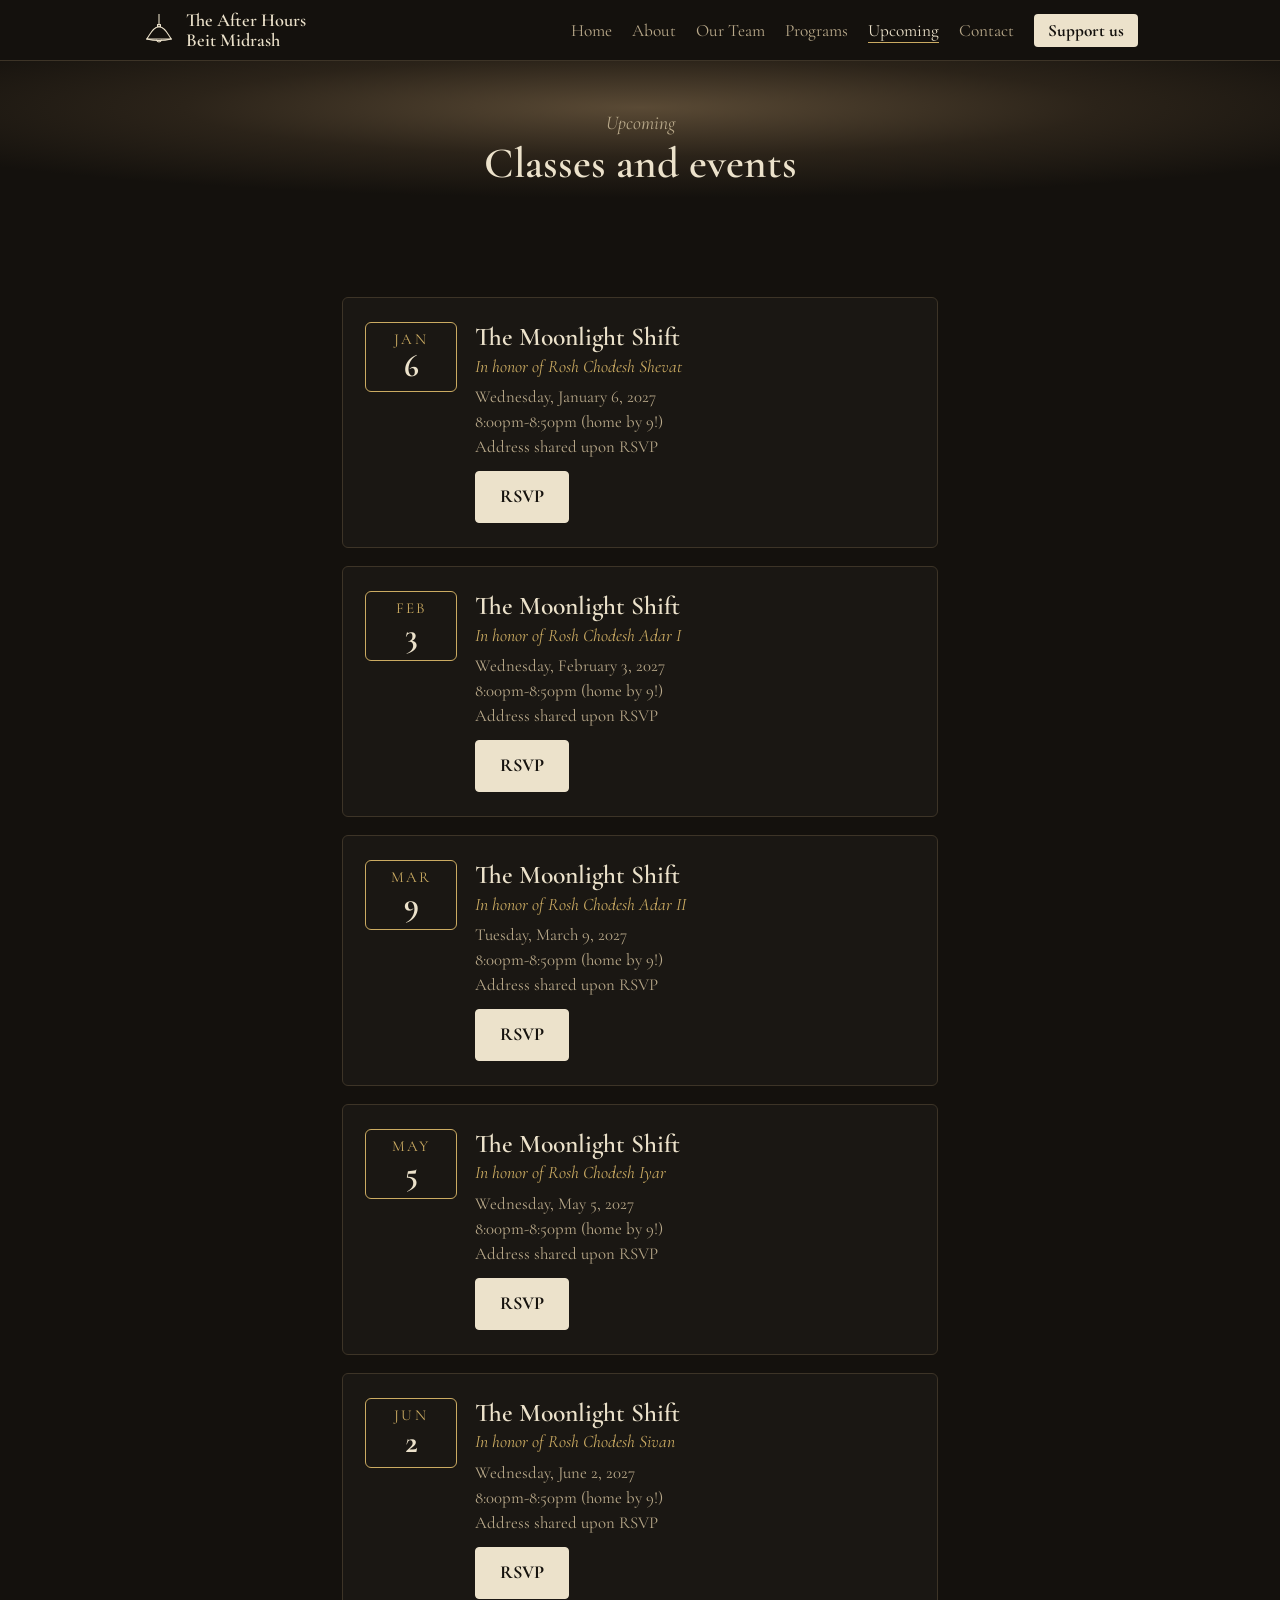
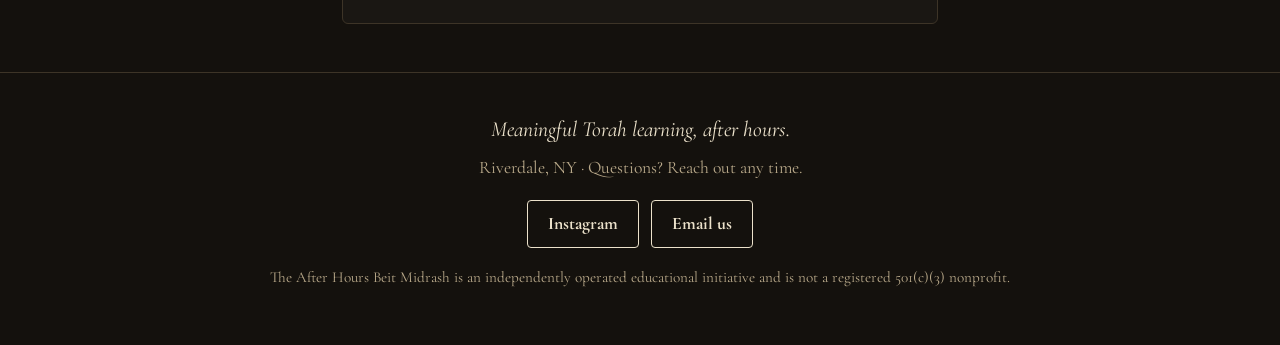
<file: events/index.html>
<!DOCTYPE html>
<html lang="en">
<head>
<meta charset="utf-8">
<meta name="viewport" content="width=device-width, initial-scale=1">
<meta name="color-scheme" content="dark">
<title>Upcoming | The After Hours Beit Midrash</title>
<meta name="description" content="Upcoming classes and events at The After Hours Beit Midrash.">
<link rel="preconnect" href="https://fonts.googleapis.com">
<link rel="preconnect" href="https://fonts.gstatic.com" crossorigin>
<link href="https://fonts.googleapis.com/css2?family=Cormorant+Garamond:ital,wght@0,500;0,600;0,700;1,500&display=swap" rel="stylesheet">
<link rel="stylesheet" href="../assets/site.css">
<link rel="icon" href="../assets/favicon.svg" type="image/svg+xml">
<link rel="apple-touch-icon" href="../assets/apple-touch-icon.png">
<link rel="stylesheet" href="../assets/chrome.css">
<meta property="og:type" content="website">
<meta property="og:site_name" content="The After Hours Beit Midrash">
<meta property="og:title" content="Upcoming | The After Hours Beit Midrash">
<meta property="og:description" content="Upcoming classes and events at The After Hours Beit Midrash.">
<meta property="og:url" content="https://www.theafterhoursbeitmidrash.com/events/">
<meta property="og:image" content="https://www.theafterhoursbeitmidrash.com/assets/img/share.jpg">
<meta property="og:image:width" content="1200">
<meta property="og:image:height" content="628">
<meta name="twitter:card" content="summary_large_image">
</head>
<body>
<nav class="nav" aria-label="Main">
  <div class="nav-inner">
    <a class="brand" href="../index.html">
      <svg class="" viewBox="0 0 160 150" fill="none" stroke="currentColor" stroke-width="5" stroke-linecap="round" stroke-linejoin="round" aria-hidden="true">
      <line x1="80" y1="0" x2="80" y2="50"/>
      <path d="M73 50h14v10H73z"/>
      <path d="M80 60C52 60 40 94 22 118h116C120 94 108 60 80 60Z"/>
      <path d="M22 118Q80 132 138 118"/>
      <path d="M68 123Q80 140 92 123"/>
    </svg>
      <span>The After Hours<br>Beit Midrash</span>
    </a>
    <button class="menu-btn" type="button" aria-expanded="false" aria-controls="nav-links">Menu</button>
    <ul class="nav-links" id="nav-links">
      <li><a href="../index.html">Home</a></li>
      <li><a href="../about/index.html">About</a></li>
      <li><a href="../team/index.html">Our Team</a></li>
      <li><a href="../programs/index.html">Programs</a></li>
      <li><a href="../events/index.html" aria-current="page">Upcoming</a></li>
      <li><a href="../contact/index.html">Contact</a></li>
      <li><a class="nav-cta" href="../support/index.html">Support us</a></li>
    </ul>
  </div>
</nav>

<header class="hero page-hero">
  <div class="hero-inner">
    <p class="eyebrow">Upcoming</p>
    <h1>Classes and events</h1>
  </div>
</header>

<main>
  <section class="block">
    <div class="narrow">
      <div class="events-list" id="events-list"></div>
      <script src="../assets/events.js"></script>
    </div>
  </section>
</main>

<footer>
  <p class="tag">Meaningful Torah learning, after hours.</p>
  <p>Riverdale, NY · Questions? Reach out any time.</p>
  <div class="reach">
    <a href="https://www.instagram.com/theafterhoursbeitmidrash/" target="_blank" rel="noopener">Instagram</a>
    <a href="mailto:theafterhoursbeitmidrash@gmail.com">Email us</a>
  </div>
  <p class="small">The After Hours Beit Midrash is an independently operated educational initiative and is not a registered 501(c)(3) nonprofit.</p>
</footer>

<script>
var nav = document.querySelector(".nav"), menuBtn = document.querySelector(".menu-btn");
menuBtn.addEventListener("click", function () {
  var open = nav.classList.toggle("open");
  menuBtn.setAttribute("aria-expanded", open ? "true" : "false");
});
// Start at the top after following a link (Back still returns to where you were).
(function () {
  var navType = performance.getEntriesByType && performance.getEntriesByType("navigation")[0];
  if (!location.hash && navType && navType.type === "navigate") {
    window.scrollTo(0, 0);
    try { document.documentElement.scrollIntoView({ block: "start" }); } catch (e) {}
  }
})();
</script>
</body>
</html>
</file>
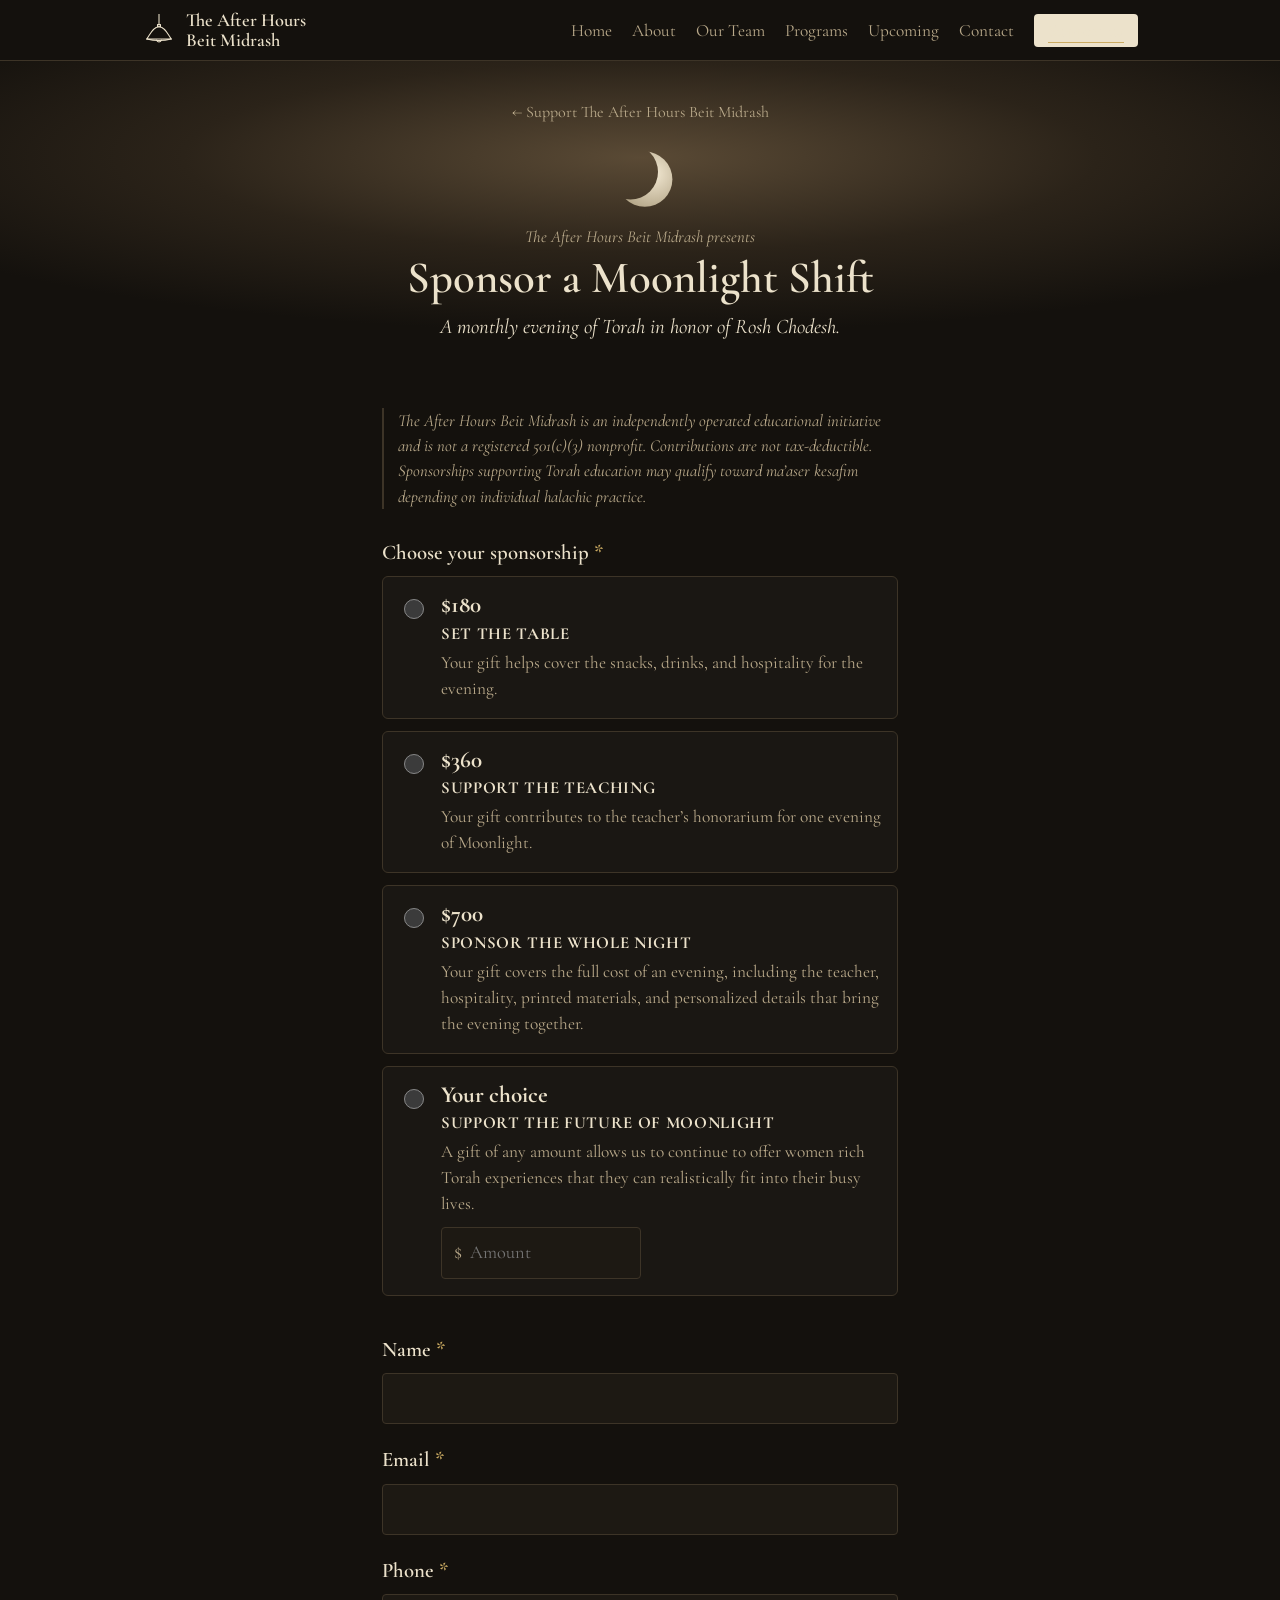
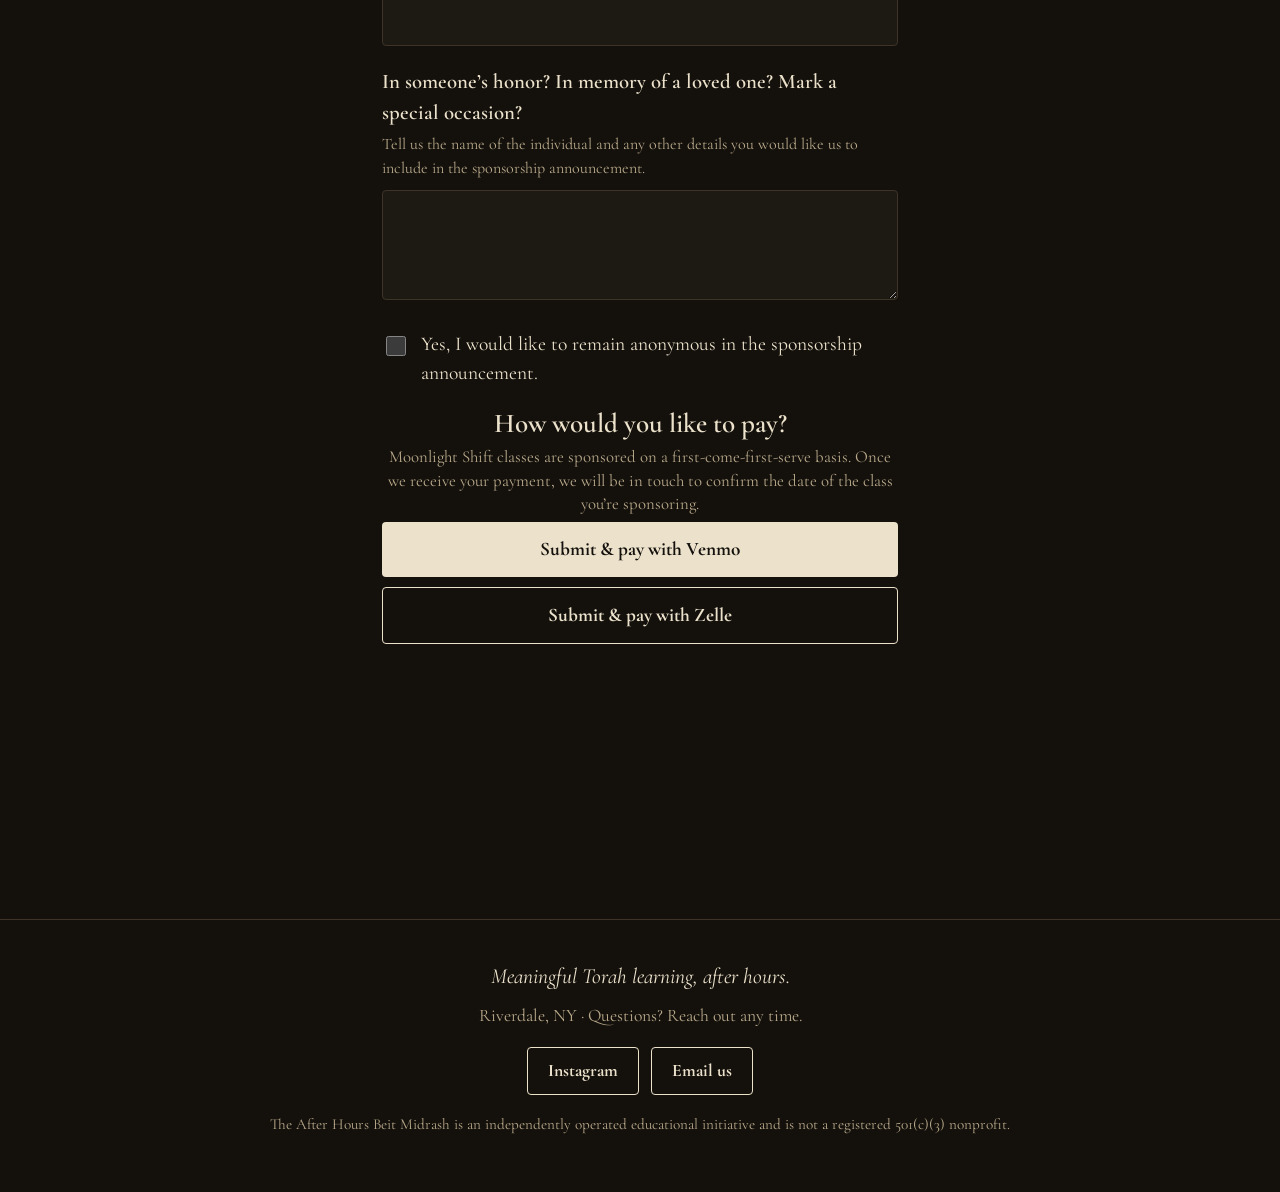
<file: moonlight/index.html>
<!DOCTYPE html>
<html lang="en">
<head>
<meta charset="utf-8">
<meta name="viewport" content="width=device-width, initial-scale=1">
<title>Sponsor a Moonlight Shift | The After Hours Beit Midrash</title>
<link rel="preconnect" href="https://fonts.googleapis.com">
<link rel="preconnect" href="https://fonts.gstatic.com" crossorigin>
<link href="https://fonts.googleapis.com/css2?family=Cormorant+Garamond:ital,wght@0,500;0,600;0,700;1,500&display=swap" rel="stylesheet">
<style>
:root {
  --bg: #14110d;
  --glow: #5a4a35;
  --glow-mid: #2b2319;
  --cream: #ece2cb;
  --sand: #b9a98a;
  --line: #3d3427;
  --brass: #cbab62;
  --field: #1d1913;
  --error: #e8a28a;
  color-scheme: dark;
}
*, *::before, *::after { box-sizing: border-box; }
html, body { margin: 0; background: var(--bg); }
body {
  color: var(--cream);
  font-family: "Cormorant Garamond", Georgia, "Times New Roman", serif;
  font-size: 1.22rem;
  line-height: 1.5;
}
h1, h2, p { margin: 0; }
a { color: var(--cream); }

.back { display: inline-block; color: var(--sand); font-size: 1rem; text-decoration: none; margin-bottom: 18px; }
.back:hover { color: var(--cream); }
.hero {
  text-align: center;
  background: radial-gradient(ellipse 85% 70% at 50% 30%, var(--glow) 0%, var(--glow-mid) 42%, var(--bg) 78%);
  padding: 36px 22px 40px;
}
.moon { width: 72px; height: 72px; display: block; margin: 0 auto 10px; }
.presents { font-style: italic; color: var(--sand); font-size: 1.05rem; }
h1 { font-size: clamp(2.1rem, 9vw, 2.8rem); font-weight: 600; line-height: 1.1; margin-top: 4px; }
.kicker { font-style: italic; font-size: 1.3rem; margin-top: 8px; }

main { max-width: 560px; margin: 0 auto; padding: 8px 22px 64px; }
.note { color: var(--sand); font-size: 1.05rem; font-style: italic; border-left: 2px solid var(--line); padding-left: 14px; margin: 18px 0 28px; }

fieldset { border: 0; padding: 0; margin: 0 0 26px; }
legend, label.q { display: block; font-weight: 600; font-size: 1.3rem; margin-bottom: 8px; padding: 0; }
.req { color: var(--brass); }
.hint { color: var(--sand); font-size: 1rem; margin: -4px 0 10px; }

input[type=text], input[type=email], input[type=tel], input[type=number], textarea {
  width: 100%;
  font: inherit;
  font-size: 1.15rem;
  color: var(--cream);
  background: var(--field);
  border: 1px solid var(--line);
  border-radius: 4px;
  padding: 11px 13px;
  min-height: 48px;
}
textarea { min-height: 110px; resize: vertical; }
input:focus, textarea:focus { outline: 2px solid var(--brass); outline-offset: 1px; border-color: var(--brass); }

.field { margin-bottom: 20px; }

.level {
  display: flex; gap: 14px; align-items: flex-start;
  border: 1px solid var(--line); border-radius: 6px;
  padding: 16px; margin-bottom: 12px; cursor: pointer;
  background: rgba(255, 245, 220, 0.025);
}
.level:has(input:checked) { border-color: var(--brass); background: rgba(203, 171, 98, 0.08); }
.level input { margin-top: 6px; width: 20px; height: 20px; accent-color: var(--brass); flex: none; }
.level .amt { display: block; font-weight: 700; font-size: 1.45rem; line-height: 1.1; }
.level .name { display: block; font-weight: 700; letter-spacing: 0.04em; font-size: 1.05rem; margin-top: 2px; }
.level .desc { display: block; color: var(--sand); font-size: 1.08rem; margin-top: 4px; }

.money { position: relative; display: block; max-width: 200px; margin-top: 10px; }
.money span { position: absolute; left: 13px; top: 50%; transform: translateY(-50%); color: var(--sand); }
.level .money input { width: 100%; height: auto; margin-top: 0; padding-left: 28px; }

.check { display: flex; gap: 12px; align-items: flex-start; cursor: pointer; }
.check input { margin-top: 6px; width: 20px; height: 20px; accent-color: var(--brass); flex: none; }

.btn {
  display: inline-flex; align-items: center; justify-content: center;
  font: inherit; font-weight: 700; font-size: 1.2rem; text-decoration: none;
  background: var(--cream); color: var(--bg);
  border: 0; border-radius: 4px; padding: 13px 28px; min-height: 52px; cursor: pointer;
}
.btn:disabled { opacity: 0.6; cursor: default; }
.btn.ghost { background: transparent; color: var(--cream); border: 1px solid var(--cream); }
.btn:focus-visible, a:focus-visible, .level:focus-within { outline: 2px solid var(--brass); outline-offset: 3px; }
.submit { width: 100%; margin-top: 6px; }
.err { color: var(--error); font-size: 1.05rem; margin-top: 12px; text-align: center; }
.err:empty { display: none; }

#paySection { margin-top: 10px; text-align: center; }
#payChoose[hidden], #payDone[hidden], #venmoDone[hidden], #zelleDone[hidden] { display: none; }
.pay-h { font-size: 1.7rem; font-weight: 600; line-height: 1.15; }
.pay-sub { color: var(--sand); font-size: 1.05rem; line-height: 1.4; margin-top: 6px; }
.submit + .submit { margin-top: 10px; }
.pay { border: 1px solid var(--line); border-radius: 6px; padding: 14px 16px; margin-top: 14px; background: rgba(255, 245, 220, 0.025); }
.pay p { color: var(--sand); font-size: 1.05rem; line-height: 1.4; }
.pay strong { color: var(--cream); }
.pay .btn { margin-top: 10px; }
.zelle-row { display: flex; flex-wrap: wrap; align-items: center; justify-content: center; gap: 6px 12px; margin-top: 8px; }
.zelle-id { font-size: 1.3rem; font-weight: 700; color: var(--cream); word-break: break-all; user-select: all; -webkit-user-select: all; }
.zelle-row .btn { margin-top: 0; min-height: 42px; padding: 6px 18px; font-size: 1.05rem; }
.copied { color: var(--brass) !important; font-size: 0.98rem !important; margin-top: 6px; }
.copied:empty { display: none; }
.memo { font-size: 0.98rem !important; margin-top: 8px; }
.again { font-size: 0.98rem; color: var(--sand); margin-top: 12px; }
fieldset:disabled, .locked { opacity: 0.55; }
</style>
<!-- site-head -->
<meta name="description" content="Sponsor a Moonlight Shift: a monthly evening of Torah in honor of Rosh Chodesh.">
<link rel="icon" href="../assets/favicon.svg" type="image/svg+xml">
<link rel="apple-touch-icon" href="../assets/apple-touch-icon.png">
<link rel="stylesheet" href="../assets/chrome.css">
<meta property="og:type" content="website">
<meta property="og:site_name" content="The After Hours Beit Midrash">
<meta property="og:title" content="Sponsor a Moonlight Shift | The After Hours Beit Midrash">
<meta property="og:description" content="Sponsor a Moonlight Shift: a monthly evening of Torah in honor of Rosh Chodesh.">
<meta property="og:url" content="https://www.theafterhoursbeitmidrash.com/moonlight/">
<meta property="og:image" content="https://www.theafterhoursbeitmidrash.com/assets/img/share.jpg">
<meta property="og:image:width" content="1200">
<meta property="og:image:height" content="628">
<meta name="twitter:card" content="summary_large_image">
<!-- /site-head -->
</head>
<body>
<!-- site-nav -->
<nav class="nav" aria-label="Main">
  <div class="nav-inner">
    <a class="brand" href="../index.html">
      <svg class="" viewBox="0 0 160 150" fill="none" stroke="currentColor" stroke-width="5" stroke-linecap="round" stroke-linejoin="round" aria-hidden="true">
      <line x1="80" y1="0" x2="80" y2="50"/>
      <path d="M73 50h14v10H73z"/>
      <path d="M80 60C52 60 40 94 22 118h116C120 94 108 60 80 60Z"/>
      <path d="M22 118Q80 132 138 118"/>
      <path d="M68 123Q80 140 92 123"/>
    </svg>
      <span>The After Hours<br>Beit Midrash</span>
    </a>
    <button class="menu-btn" type="button" aria-expanded="false" aria-controls="nav-links">Menu</button>
    <ul class="nav-links" id="nav-links">
      <li><a href="../index.html">Home</a></li>
      <li><a href="../about/index.html">About</a></li>
      <li><a href="../team/index.html">Our Team</a></li>
      <li><a href="../programs/index.html">Programs</a></li>
      <li><a href="../events/index.html">Upcoming</a></li>
      <li><a href="../contact/index.html">Contact</a></li>
      <li><a class="nav-cta" href="../support/index.html" aria-current="page">Support us</a></li>
    </ul>
  </div>
</nav>
<!-- /site-nav -->

<header class="hero">
  <a class="back" href="../support/index.html">← Support The After Hours Beit Midrash</a>
  <svg class="moon" viewBox="0 0 120 120" aria-hidden="true">
    <defs>
      <radialGradient id="mg" cx="65%" cy="40%" r="80%"><stop offset="0" stop-color="#f3e9d3"/><stop offset="1" stop-color="#a99a7b"/></radialGradient>
      <mask id="mm"><rect width="120" height="120" fill="#fff"/><circle cx="44" cy="50" r="46" fill="#000"/></mask>
    </defs>
    <circle cx="68" cy="62" r="46" fill="url(#mg)" mask="url(#mm)"/>
  </svg>
  <p class="presents">The After Hours Beit Midrash presents</p>
  <h1>Sponsor a Moonlight Shift</h1>
  <p class="kicker">A monthly evening of Torah in honor of Rosh Chodesh.</p>
</header>

<main>

<div id="formView">
  <p class="note">The After Hours Beit Midrash is an independently operated educational initiative and is not a registered 501(c)(3) nonprofit. Contributions are not tax-deductible. Sponsorships supporting Torah education may qualify toward ma’aser kesafim depending on individual halachic practice.</p>

  <form id="sponsorForm" novalidate>
    <fieldset>
      <legend>Choose your sponsorship <span class="req">*</span></legend>

      <label class="level">
        <input type="radio" name="level" data-name="Set the Table" data-amount="180" value="$180 -  SET THE TABLE: Your gift helps cover the snacks, drinks, and hospitality for the evening.">
        <span><span class="amt">$180</span><span class="name">SET THE TABLE</span><span class="desc">Your gift helps cover the snacks, drinks, and hospitality for the evening.</span></span>
      </label>

      <label class="level">
        <input type="radio" name="level" data-name="Support the Teaching" data-amount="360" value="$360 - SUPPORT THE TEACHING: Your gift contributes to the teacher’s honorarium for one evening of Moonlight.">
        <span><span class="amt">$360</span><span class="name">SUPPORT THE TEACHING</span><span class="desc">Your gift contributes to the teacher’s honorarium for one evening of Moonlight.</span></span>
      </label>

      <label class="level">
        <input type="radio" name="level" data-name="Sponsor the Whole Night" data-amount="700" value="$700 - SPONSOR THE WHOLE NIGHT: Your gift covers the full cost of an evening, including the teacher, hospitality, printed materials, and personalized details that bring the evening together.">
        <span><span class="amt">$700</span><span class="name">SPONSOR THE WHOLE NIGHT</span><span class="desc">Your gift covers the full cost of an evening, including the teacher, hospitality, printed materials, and personalized details that bring the evening together.</span></span>
      </label>

      <label class="level">
        <input type="radio" name="level" data-name="Support the Future of Moonlight" data-amount="" value="SUPPORT THE FUTURE OF MOONLIGHT: Amount of your choosing. A gift of any amount allows us to continue to offer women rich Torah experiences that they can realistically fit into their busy lives.">
        <span><span class="amt">Your choice</span><span class="name">SUPPORT THE FUTURE OF MOONLIGHT</span><span class="desc">A gift of any amount allows us to continue to offer women rich Torah experiences that they can realistically fit into their busy lives.</span><span class="money"><span>$</span><input type="number" id="customAmount" min="1" step="1" inputmode="numeric" placeholder="Amount" aria-label="Gift amount"></span></span>
      </label>
    </fieldset>

    <div class="field">
      <label class="q" for="name">Name <span class="req">*</span></label>
      <input type="text" id="name" autocomplete="name" required>
    </div>
    <div class="field">
      <label class="q" for="email">Email <span class="req">*</span></label>
      <input type="email" id="email" autocomplete="email" required>
    </div>
    <div class="field">
      <label class="q" for="phone">Phone <span class="req">*</span></label>
      <input type="tel" id="phone" autocomplete="tel" required>
    </div>

    <div class="field">
      <label class="q" for="honor">In someone’s honor? In memory of a loved one? Mark a special occasion?</label>
      <p class="hint">Tell us the name of the individual and any other details you would like us to include in the sponsorship announcement.</p>
      <textarea id="honor"></textarea>
    </div>

    <div class="field">
      <label class="check"><input type="checkbox" id="anon"> <span>Yes, I would like to remain anonymous in the sponsorship announcement.</span></label>
    </div>

    <div id="paySection">
      <div id="payChoose">
        <h2 class="pay-h">How would you like to pay?</h2>
        <p class="pay-sub">Moonlight Shift classes are sponsored on a first-come-first-serve basis. Once we receive your payment, we will be in touch to confirm the date of the class you’re sponsoring.</p>
        <a class="btn submit" id="venmoGo" href="https://venmo.com/" target="_blank" rel="noopener">Submit &amp; pay with Venmo</a>
        <button type="button" class="btn ghost submit" id="zelleGo">Submit &amp; pay with Zelle</button>
        <p class="err" id="err" role="alert"></p>
      </div>

      <div id="payDone" hidden aria-live="polite">
        <h2 class="pay-h">Thank you!</h2>
      <p class="pay-sub">Moonlight Shift classes are sponsored on a first-come-first-serve basis. Once we receive your payment, we will be in touch to confirm the date of the class you’re sponsoring.</p>
        <div class="pay" id="venmoDone" hidden>
          <p><span id="venmoLead"></span> <strong class="amt-text"></strong> gift to <strong>@Rachel-Abboudi-1</strong> (Rachel Abboudi Barris).</p>
          <a class="btn" id="venmoAgain" href="https://venmo.com/" target="_blank" rel="noopener">Open Venmo</a>
        </div>
        <div class="pay" id="zelleDone" hidden>
          <p><span id="zelleLead"></span> <strong class="amt-text"></strong> to:</p>
          <div class="zelle-row"><span class="zelle-id" id="zelleId"></span><button type="button" class="btn ghost" id="copyBtn">Copy</button></div>
          <p class="copied" id="copied"></p>
          <p class="memo">Please add “Moonlight Shift” in the memo.</p>
        </div>
        <p class="err" id="sendErr" role="alert"></p>
        <p class="again">Questions? <a href="mailto:theafterhoursbeitmidrash@gmail.com" target="_blank" rel="noopener">theafterhoursbeitmidrash@gmail.com</a></p>
      </div>
    </div>
  </form>
</div>

</main>

<script>
// ===== Payment details: fill these in =====
var VENMO_USERNAME = "Rachel-Abboudi-1";   // without the @
var ZELLE_ID = "rachelabboudi@gmail.com";       // the email or phone number your Zelle uses
var ZELLE_NAME = "";       // the name donors see in Zelle
// ==========================================

var FORM_URL = "https://docs.google.com/forms/d/e/1FAIpQLSdG1iRXc5JWcoHDocVvkTtCOK42bQRYgGE9yDK9eHo6cTRRBg/formResponse";
var FIELDS = {
  name: "entry.2085995568",
  email: "entry.960783403",
  phone: "entry.146124198",
  honor: "entry.1793764923",
  anon: "entry.258737619",
  level: "entry.1496160958",
  amount: "entry.1861539778"
};
var ANON_VALUE = "Yes, I would like to remain anonymous";

var form = document.getElementById("sponsorForm");
var customAmount = document.getElementById("customAmount");
var err = document.getElementById("err");
var payChoose = document.getElementById("payChoose");
var payDone = document.getElementById("payDone");
var venmoDone = document.getElementById("venmoDone");
var zelleDone = document.getElementById("zelleDone");
var submitted = null;   // { amount, venmoUrl } once the form has been sent

function selectedLevel() { return form.querySelector('input[name="level"]:checked'); }
function val(id) { return document.getElementById(id).value.trim(); }

// The amount box sits inside the "Your choice" card: typing in it picks that card.
var customRadio = form.querySelector('input[name="level"][data-amount=""]');
customAmount.addEventListener("focus", function () { customRadio.checked = true; });
form.addEventListener("change", function (e) { if (e.target === customRadio) customAmount.focus(); });
form.addEventListener("submit", function (e) { e.preventDefault(); });

// Checks the form; returns what was submitted, or null (with a message shown).
function collect() {
  err.textContent = "";
  var level = selectedLevel();
  var amount = level ? Math.round(Number(level.dataset.amount || customAmount.value.trim())) : 0;
  var missing = [];
  if (!level) missing.push("a sponsorship");
  if (level && !(amount > 0)) missing.push("your gift amount");
  if (!val("name")) missing.push("your name");
  if (!/^\S+@\S+\.\S+$/.test(val("email"))) missing.push("a valid email");
  if (!val("phone")) missing.push("your phone");
  if (missing.length) { err.textContent = "Please add " + missing.join(", ") + "."; return null; }

  var data = new URLSearchParams();
  data.append(FIELDS.name, val("name"));
  data.append(FIELDS.email, val("email"));
  data.append(FIELDS.phone, val("phone"));
  data.append(FIELDS.honor, val("honor"));
  if (document.getElementById("anon").checked) data.append(FIELDS.anon, ANON_VALUE);
  data.append(FIELDS.level, level.value);
  data.append(FIELDS.amount, String(amount));

  var note = "Moonlight Shift – " + level.dataset.name;
  var venmoUrl = "https://venmo.com/?txn=pay&audience=private&recipients=" + encodeURIComponent(VENMO_USERNAME) +
    "&amount=" + amount + "&note=" + encodeURIComponent(note);
  return { data: data, amount: amount, venmoUrl: venmoUrl };
}

function send(info) {
  submitted = info;
  fetch(FORM_URL, { method: "POST", mode: "no-cors", body: info.data, keepalive: true })
    .catch(function () {
      document.getElementById("sendErr").textContent =
        "We couldn’t record your form. Please email us at theafterhoursbeitmidrash@gmail.com so we have your details.";
    });
  form.querySelectorAll("input, textarea").forEach(function (el) { el.disabled = true; });
  form.querySelectorAll("fieldset, .field").forEach(function (el) { el.classList.add("locked"); });
  var amtText = "$" + info.amount.toLocaleString("en-US");
  document.querySelectorAll(".amt-text").forEach(function (el) { el.textContent = amtText; });
  document.getElementById("venmoAgain").href = info.venmoUrl;
  document.getElementById("zelleId").textContent = ZELLE_ID;
}

// Shows the payment details in the same spot the buttons were, so nothing jumps.
function show(method) {
  payChoose.hidden = true;
  payDone.hidden = false;
  // Both options stay on screen; the one they picked comes first.
  venmoDone.hidden = false;
  zelleDone.hidden = false;
  if (method === "zelle") venmoDone.parentNode.insertBefore(zelleDone, venmoDone);
  else zelleDone.parentNode.insertBefore(venmoDone, zelleDone);
  document.getElementById("venmoLead").textContent = method === "venmo"
    ? "Venmo opened in a new tab to finish your" : "Prefer Venmo? Use the button below for your";
  document.getElementById("venmoAgain").textContent = method === "venmo" ? "Open Venmo again" : "Pay with Venmo";
  document.getElementById("zelleLead").textContent = method === "zelle"
    ? "In your bank’s app, open Zelle and send" : "Prefer Zelle? In your bank’s app, send";
}

// Venmo is a real link so the new tab is never blocked; we point it at the
// right payment just before the browser follows it.
document.getElementById("venmoGo").addEventListener("click", function (e) {
  var info = submitted || collect();
  if (!info) { e.preventDefault(); return; }
  this.href = info.venmoUrl;
  if (!submitted) send(info);
  show("venmo");
});

document.getElementById("zelleGo").addEventListener("click", function () {
  var info = submitted || collect();
  if (!info) return;
  if (!submitted) send(info);
  show("zelle");
});

// Reserve room for the payment details so the page never changes height.
function reserveSpace() {
  var section = document.getElementById("paySection");
  if (submitted) return;
  section.style.minHeight = "";
  var tallest = payChoose.offsetHeight;
  document.getElementById("zelleId").textContent = ZELLE_ID;
  document.querySelectorAll(".amt-text").forEach(function (el) { el.textContent = "$0,000"; });
  ["venmo", "zelle"].forEach(function (m) {
    show(m);
    tallest = Math.max(tallest, payDone.offsetHeight);
  });
  document.querySelectorAll(".amt-text").forEach(function (el) { el.textContent = ""; });
  payDone.hidden = true; payChoose.hidden = false;
  section.style.minHeight = tallest + "px";
}
reserveSpace();
window.addEventListener("resize", reserveSpace);
if (document.fonts && document.fonts.ready) document.fonts.ready.then(reserveSpace);

document.getElementById("copyBtn").addEventListener("click", function () {
  var copied = document.getElementById("copied");
  var done = function () { copied.textContent = "Copied! Paste it into Zelle."; };
  var fallback = function () {
    var r = document.createRange();
    r.selectNodeContents(document.getElementById("zelleId"));
    var s = window.getSelection(); s.removeAllRanges(); s.addRange(r);
    try { if (document.execCommand("copy")) { done(); return; } } catch (e) {}
    copied.textContent = "Selected. Press Ctrl+C (or ⌘C) to copy.";
  };
  if (navigator.clipboard && navigator.clipboard.writeText) {
    navigator.clipboard.writeText(ZELLE_ID).then(done, fallback);
  } else { fallback(); }
});
</script>
<!-- site-footer -->
<footer>
  <p class="tag">Meaningful Torah learning, after hours.</p>
  <p>Riverdale, NY · Questions? Reach out any time.</p>
  <div class="reach">
    <a href="https://www.instagram.com/theafterhoursbeitmidrash/" target="_blank" rel="noopener">Instagram</a>
    <a href="mailto:theafterhoursbeitmidrash@gmail.com">Email us</a>
  </div>
  <p class="small">The After Hours Beit Midrash is an independently operated educational initiative and is not a registered 501(c)(3) nonprofit.</p>
</footer>

<script>
var nav = document.querySelector(".nav"), menuBtn = document.querySelector(".menu-btn");
menuBtn.addEventListener("click", function () {
  var open = nav.classList.toggle("open");
  menuBtn.setAttribute("aria-expanded", open ? "true" : "false");
});
// Start at the top after following a link (Back still returns to where you were).
(function () {
  var navType = performance.getEntriesByType && performance.getEntriesByType("navigation")[0];
  if (!location.hash && navType && navType.type === "navigate") {
    window.scrollTo(0, 0);
    try { document.documentElement.scrollIntoView({ block: "start" }); } catch (e) {}
  }
})();
</script>
<!-- /site-footer -->
</body>
</html>
</file>
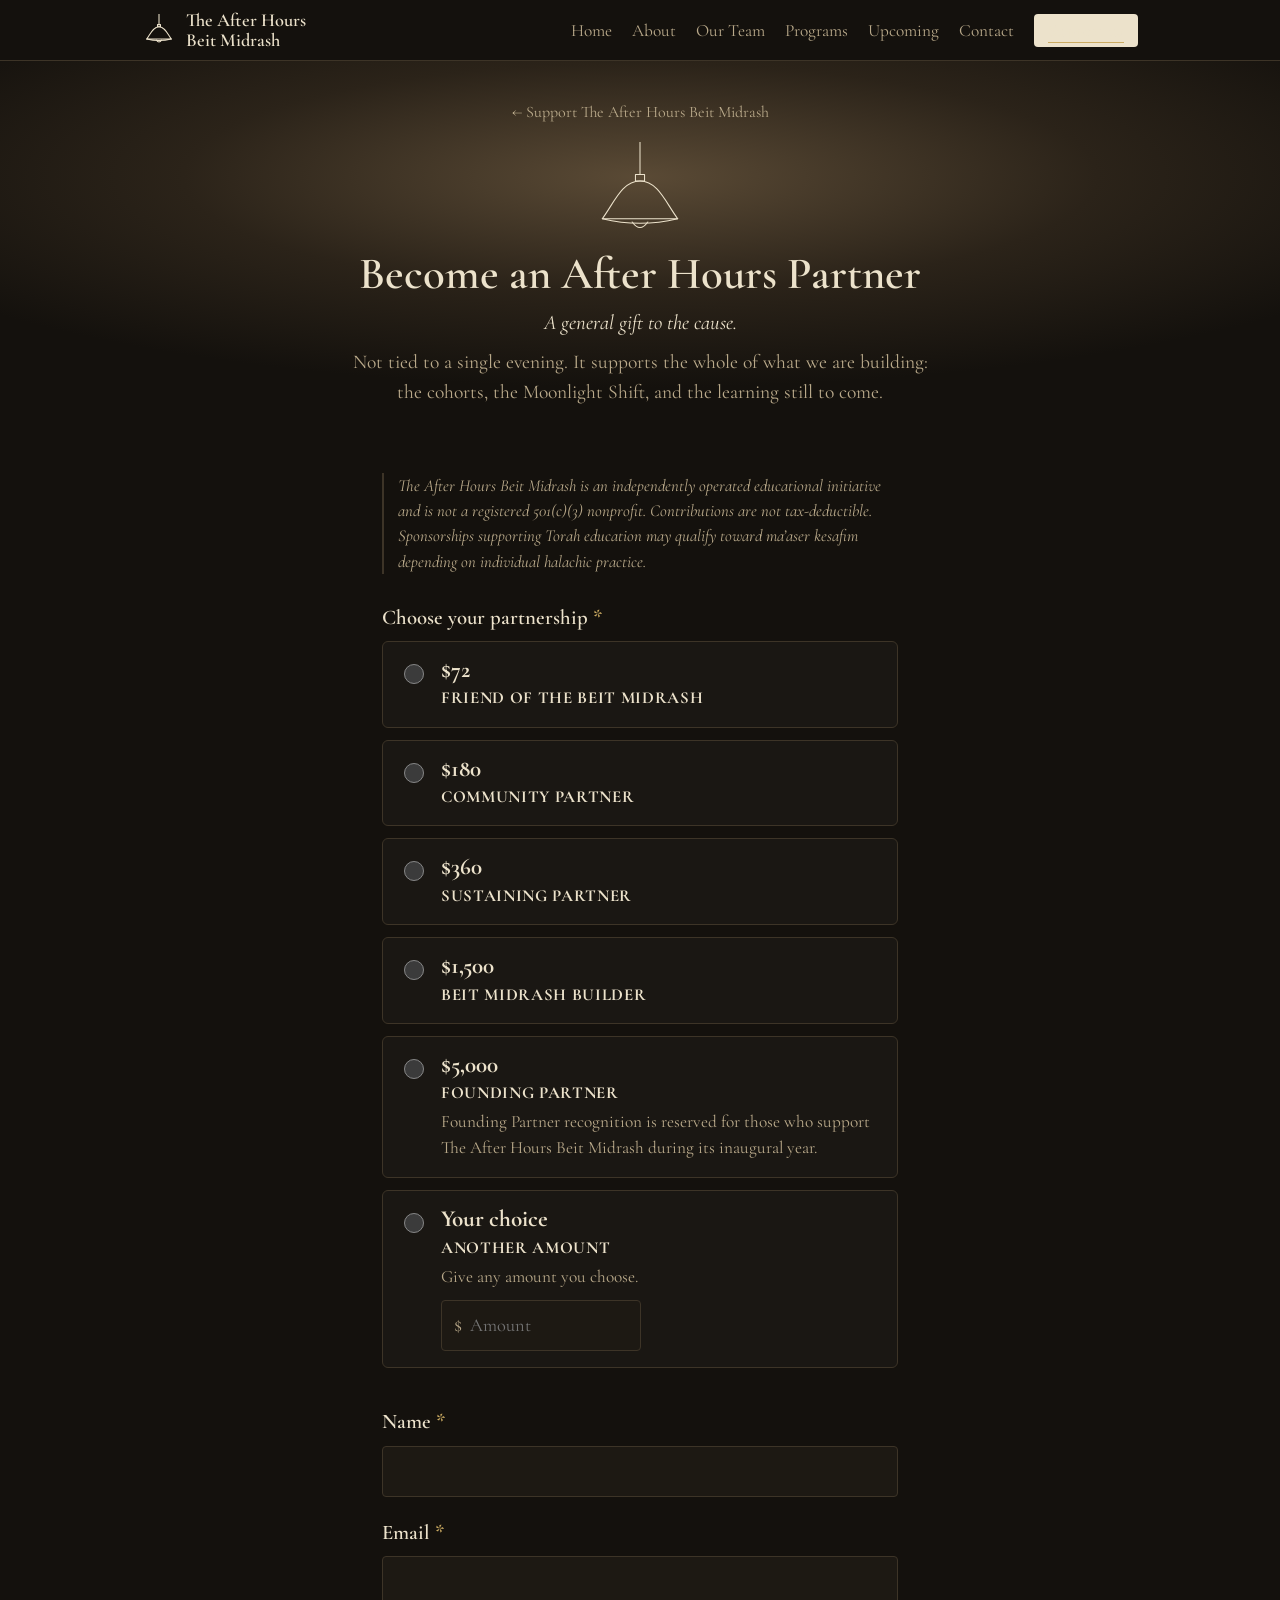
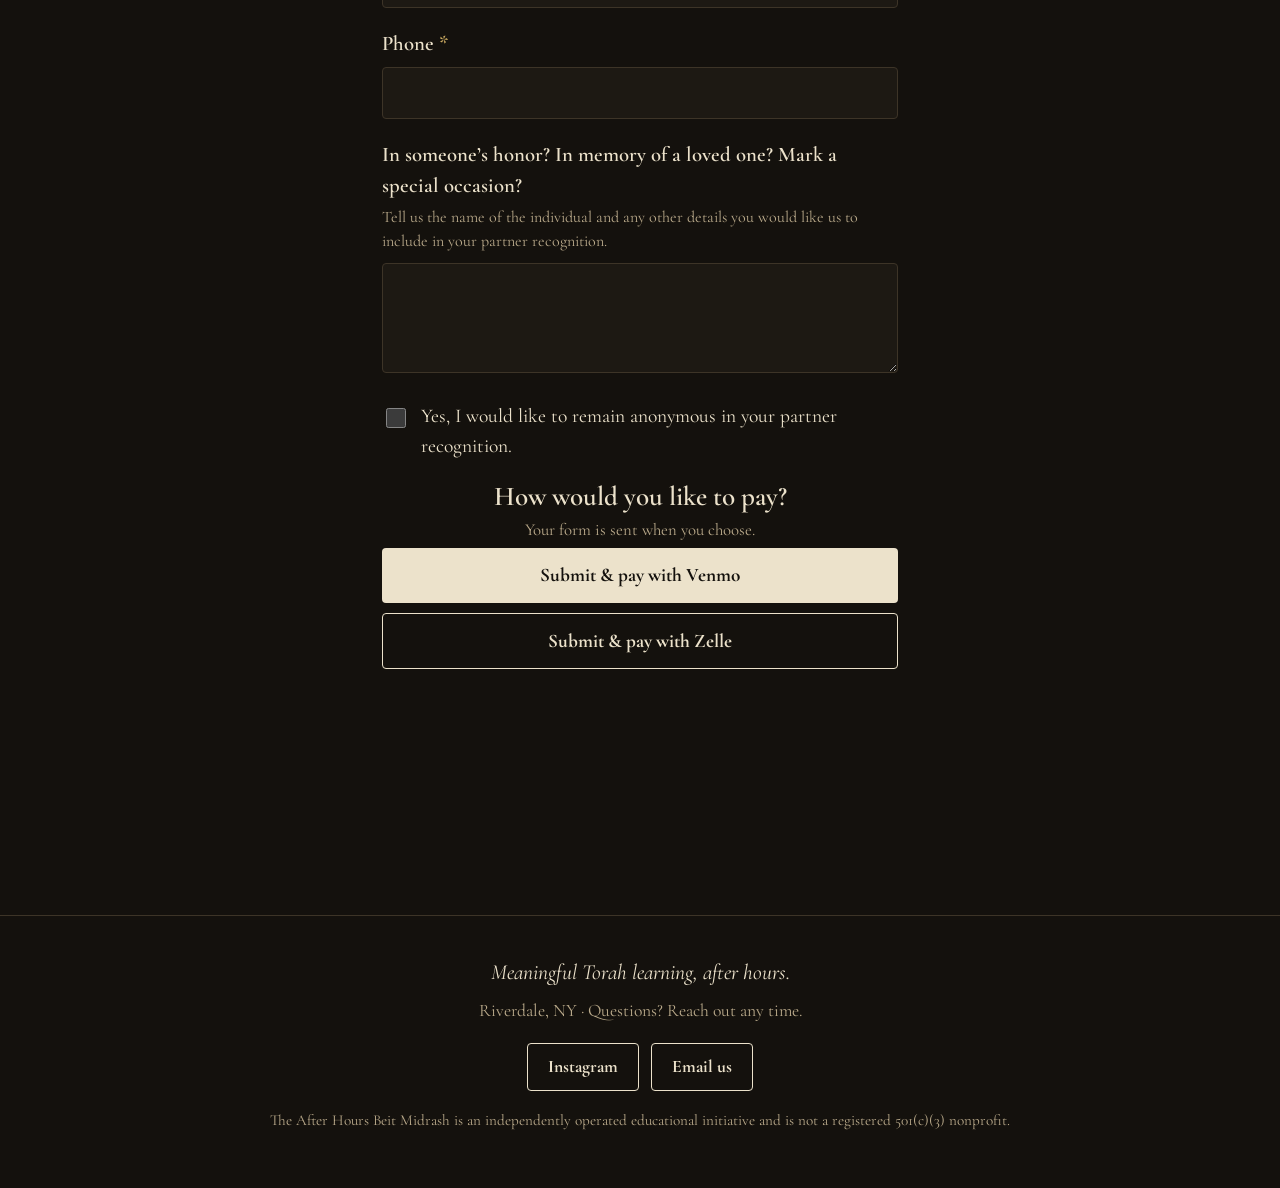
<file: partner/index.html>
<!DOCTYPE html>
<html lang="en">
<head>
<meta charset="utf-8">
<meta name="viewport" content="width=device-width, initial-scale=1">
<title>Become an After Hours Partner | The After Hours Beit Midrash</title>
<link rel="preconnect" href="https://fonts.googleapis.com">
<link rel="preconnect" href="https://fonts.gstatic.com" crossorigin>
<link href="https://fonts.googleapis.com/css2?family=Cormorant+Garamond:ital,wght@0,500;0,600;0,700;1,500&display=swap" rel="stylesheet">
<style>
:root {
  --bg: #14110d;
  --glow: #5a4a35;
  --glow-mid: #2b2319;
  --cream: #ece2cb;
  --sand: #b9a98a;
  --line: #3d3427;
  --brass: #cbab62;
  --field: #1d1913;
  --error: #e8a28a;
  color-scheme: dark;
}
*, *::before, *::after { box-sizing: border-box; }
html, body { margin: 0; background: var(--bg); }
body {
  color: var(--cream);
  font-family: "Cormorant Garamond", Georgia, "Times New Roman", serif;
  font-size: 1.22rem;
  line-height: 1.5;
}
h1, h2, p { margin: 0; }
a { color: var(--cream); }

.back { display: inline-block; color: var(--sand); font-size: 1rem; text-decoration: none; margin-bottom: 18px; }
.back:hover { color: var(--cream); }
.hero {
  text-align: center;
  background: radial-gradient(ellipse 85% 70% at 50% 30%, var(--glow) 0%, var(--glow-mid) 42%, var(--bg) 78%);
  padding: 36px 22px 40px;
}
.lamp { width: 104px; height: auto; display: block; margin: 0 auto 10px; color: var(--cream); }
.presents { font-style: italic; color: var(--sand); font-size: 1.05rem; }
h1 { font-size: clamp(2.1rem, 9vw, 2.8rem); font-weight: 600; line-height: 1.1; margin-top: 4px; }
.kicker { font-style: italic; font-size: 1.3rem; margin-top: 8px; }
.blurb { color: var(--sand); max-width: 30em; margin: 10px auto 0; }

main { max-width: 560px; margin: 0 auto; padding: 8px 22px 64px; }
.note { color: var(--sand); font-size: 1.05rem; font-style: italic; border-left: 2px solid var(--line); padding-left: 14px; margin: 18px 0 28px; }

fieldset { border: 0; padding: 0; margin: 0 0 26px; }
legend, label.q { display: block; font-weight: 600; font-size: 1.3rem; margin-bottom: 8px; padding: 0; }
.req { color: var(--brass); }
.hint { color: var(--sand); font-size: 1rem; margin: -4px 0 10px; }

input[type=text], input[type=email], input[type=tel], input[type=number], textarea {
  width: 100%;
  font: inherit;
  font-size: 1.15rem;
  color: var(--cream);
  background: var(--field);
  border: 1px solid var(--line);
  border-radius: 4px;
  padding: 11px 13px;
  min-height: 48px;
}
textarea { min-height: 110px; resize: vertical; }
input:focus, textarea:focus { outline: 2px solid var(--brass); outline-offset: 1px; border-color: var(--brass); }

.field { margin-bottom: 20px; }

.level {
  display: flex; gap: 14px; align-items: flex-start;
  border: 1px solid var(--line); border-radius: 6px;
  padding: 16px; margin-bottom: 12px; cursor: pointer;
  background: rgba(255, 245, 220, 0.025);
}
.level:has(input:checked) { border-color: var(--brass); background: rgba(203, 171, 98, 0.08); }
.level input { margin-top: 6px; width: 20px; height: 20px; accent-color: var(--brass); flex: none; }
.level .amt { display: block; font-weight: 700; font-size: 1.45rem; line-height: 1.1; }
.level .name { display: block; font-weight: 700; letter-spacing: 0.04em; font-size: 1.05rem; margin-top: 2px; }
.level .desc { display: block; color: var(--sand); font-size: 1.08rem; margin-top: 4px; }

.money { position: relative; display: block; max-width: 200px; margin-top: 10px; }
.money span { position: absolute; left: 13px; top: 50%; transform: translateY(-50%); color: var(--sand); }
.level .money input { width: 100%; height: auto; margin-top: 0; padding-left: 28px; }

.check { display: flex; gap: 12px; align-items: flex-start; cursor: pointer; }
.check input { margin-top: 6px; width: 20px; height: 20px; accent-color: var(--brass); flex: none; }

.btn {
  display: inline-flex; align-items: center; justify-content: center;
  font: inherit; font-weight: 700; font-size: 1.2rem; text-decoration: none;
  background: var(--cream); color: var(--bg);
  border: 0; border-radius: 4px; padding: 13px 28px; min-height: 52px; cursor: pointer;
}
.btn:disabled { opacity: 0.6; cursor: default; }
.btn.ghost { background: transparent; color: var(--cream); border: 1px solid var(--cream); }
.btn:focus-visible, a:focus-visible, .level:focus-within { outline: 2px solid var(--brass); outline-offset: 3px; }
.submit { width: 100%; margin-top: 6px; }
.err { color: var(--error); font-size: 1.05rem; margin-top: 12px; text-align: center; }
.err:empty { display: none; }

#paySection { margin-top: 10px; text-align: center; }
#payChoose[hidden], #payDone[hidden], #venmoDone[hidden], #zelleDone[hidden] { display: none; }
.pay-h { font-size: 1.7rem; font-weight: 600; line-height: 1.15; }
.pay-sub { color: var(--sand); font-size: 1.05rem; line-height: 1.4; margin-top: 6px; }
.submit + .submit { margin-top: 10px; }
.pay { border: 1px solid var(--line); border-radius: 6px; padding: 14px 16px; margin-top: 14px; background: rgba(255, 245, 220, 0.025); }
.pay p { color: var(--sand); font-size: 1.05rem; line-height: 1.4; }
.pay strong { color: var(--cream); }
.pay .btn { margin-top: 10px; }
.zelle-row { display: flex; flex-wrap: wrap; align-items: center; justify-content: center; gap: 6px 12px; margin-top: 8px; }
.zelle-id { font-size: 1.3rem; font-weight: 700; color: var(--cream); word-break: break-all; user-select: all; -webkit-user-select: all; }
.zelle-row .btn { margin-top: 0; min-height: 42px; padding: 6px 18px; font-size: 1.05rem; }
.copied { color: var(--brass) !important; font-size: 0.98rem !important; margin-top: 6px; }
.copied:empty { display: none; }
.memo { font-size: 0.98rem !important; margin-top: 8px; }
.again { font-size: 0.98rem; color: var(--sand); margin-top: 12px; }
fieldset:disabled, .locked { opacity: 0.55; }
</style>
<!-- site-head -->
<meta name="description" content="Become an After Hours Partner with a general gift to The After Hours Beit Midrash.">
<link rel="icon" href="../assets/favicon.svg" type="image/svg+xml">
<link rel="apple-touch-icon" href="../assets/apple-touch-icon.png">
<link rel="stylesheet" href="../assets/chrome.css">
<meta property="og:type" content="website">
<meta property="og:site_name" content="The After Hours Beit Midrash">
<meta property="og:title" content="Become an After Hours Partner | The After Hours Beit Midrash">
<meta property="og:description" content="Become an After Hours Partner with a general gift to The After Hours Beit Midrash.">
<meta property="og:url" content="https://www.theafterhoursbeitmidrash.com/partner/">
<meta property="og:image" content="https://www.theafterhoursbeitmidrash.com/assets/img/share.jpg">
<meta property="og:image:width" content="1200">
<meta property="og:image:height" content="628">
<meta name="twitter:card" content="summary_large_image">
<!-- /site-head -->
</head>
<body>
<!-- site-nav -->
<nav class="nav" aria-label="Main">
  <div class="nav-inner">
    <a class="brand" href="../index.html">
      <svg class="" viewBox="0 0 160 150" fill="none" stroke="currentColor" stroke-width="5" stroke-linecap="round" stroke-linejoin="round" aria-hidden="true">
      <line x1="80" y1="0" x2="80" y2="50"/>
      <path d="M73 50h14v10H73z"/>
      <path d="M80 60C52 60 40 94 22 118h116C120 94 108 60 80 60Z"/>
      <path d="M22 118Q80 132 138 118"/>
      <path d="M68 123Q80 140 92 123"/>
    </svg>
      <span>The After Hours<br>Beit Midrash</span>
    </a>
    <button class="menu-btn" type="button" aria-expanded="false" aria-controls="nav-links">Menu</button>
    <ul class="nav-links" id="nav-links">
      <li><a href="../index.html">Home</a></li>
      <li><a href="../about/index.html">About</a></li>
      <li><a href="../team/index.html">Our Team</a></li>
      <li><a href="../programs/index.html">Programs</a></li>
      <li><a href="../events/index.html">Upcoming</a></li>
      <li><a href="../contact/index.html">Contact</a></li>
      <li><a class="nav-cta" href="../support/index.html" aria-current="page">Support us</a></li>
    </ul>
  </div>
</nav>
<!-- /site-nav -->

<header class="hero">
  <a class="back" href="../support/index.html">← Support The After Hours Beit Midrash</a>
  <svg class="lamp" viewBox="0 0 160 150" fill="none" stroke="currentColor" stroke-width="1.6" stroke-linecap="round" stroke-linejoin="round" aria-hidden="true">
    <line x1="80" y1="0" x2="80" y2="50"/>
    <path d="M73 50h14v10H73z"/>
    <path d="M80 60C52 60 40 94 22 118h116C120 94 108 60 80 60Z"/>
    <path d="M22 118Q80 132 138 118"/>
    <path d="M68 123Q80 140 92 123"/>
  </svg>
  <h1>Become an After Hours Partner</h1>
  <p class="kicker">A general gift to the cause.</p>
  <p class="blurb">Not tied to a single evening. It supports the whole of what we are building: the cohorts, the Moonlight Shift, and the learning still to come.</p>
</header>

<main>

<div id="formView">
  <p class="note">The After Hours Beit Midrash is an independently operated educational initiative and is not a registered 501(c)(3) nonprofit. Contributions are not tax-deductible. Sponsorships supporting Torah education may qualify toward ma’aser kesafim depending on individual halachic practice.</p>

  <form id="sponsorForm" novalidate>
    <fieldset>
      <legend>Choose your partnership <span class="req">*</span></legend>

      <label class="level">
        <input type="radio" name="level" data-amount="72" data-name="Friend of the Beit Midrash" value="$72 FRIEND OF THE BEIT MIDRASH">
        <span><span class="amt">$72</span><span class="name">FRIEND OF THE BEIT MIDRASH</span></span>
      </label>

      <label class="level">
        <input type="radio" name="level" data-amount="180" data-name="Community Partner" value="$180 COMMUNITY PARTNER">
        <span><span class="amt">$180</span><span class="name">COMMUNITY PARTNER</span></span>
      </label>

      <label class="level">
        <input type="radio" name="level" data-amount="360" data-name="Sustaining Partner" value="$360 SUSTAINING PARTNER">
        <span><span class="amt">$360</span><span class="name">SUSTAINING PARTNER</span></span>
      </label>

      <label class="level">
        <input type="radio" name="level" data-amount="1500" data-name="Beit Midrash Builder" value="$1,500 BEIT MIDRASH BUILDER">
        <span><span class="amt">$1,500</span><span class="name">BEIT MIDRASH BUILDER</span></span>
      </label>

      <label class="level">
        <input type="radio" name="level" data-amount="5000" data-name="Founding Partner" value="$5,000 FOUNDING PARTNER (Founding Partner recognition is reserved for those who support The After Hours Beit Midrash during its inaugural year).">
        <span><span class="amt">$5,000</span><span class="name">FOUNDING PARTNER</span><span class="desc">Founding Partner recognition is reserved for those who support The After Hours Beit Midrash during its inaugural year.</span></span>
      </label>

      <label class="level">
        <input type="radio" name="level" data-amount="" data-name="Partner" value="__other_option__">
        <span><span class="amt">Your choice</span><span class="name">ANOTHER AMOUNT</span><span class="desc">Give any amount you choose.</span><span class="money"><span>$</span><input type="number" id="customAmount" min="1" step="1" inputmode="numeric" placeholder="Amount" aria-label="Gift amount"></span></span>
      </label>
    </fieldset>

    <div class="field">
      <label class="q" for="name">Name <span class="req">*</span></label>
      <input type="text" id="name" autocomplete="name" required>
    </div>
    <div class="field">
      <label class="q" for="email">Email <span class="req">*</span></label>
      <input type="email" id="email" autocomplete="email" required>
    </div>
    <div class="field">
      <label class="q" for="phone">Phone <span class="req">*</span></label>
      <input type="tel" id="phone" autocomplete="tel" required>
    </div>

    <div class="field">
      <label class="q" for="honor">In someone’s honor? In memory of a loved one? Mark a special occasion?</label>
      <p class="hint">Tell us the name of the individual and any other details you would like us to include in your partner recognition.</p>
      <textarea id="honor"></textarea>
    </div>

    <div class="field">
      <label class="check"><input type="checkbox" id="anon"> <span>Yes, I would like to remain anonymous in your partner recognition.</span></label>
    </div>

    <div id="paySection">
      <div id="payChoose">
        <h2 class="pay-h">How would you like to pay?</h2>
        <p class="pay-sub">Your form is sent when you choose.</p>
        <a class="btn submit" id="venmoGo" href="https://venmo.com/" target="_blank" rel="noopener">Submit &amp; pay with Venmo</a>
        <button type="button" class="btn ghost submit" id="zelleGo">Submit &amp; pay with Zelle</button>
        <p class="err" id="err" role="alert"></p>
      </div>

      <div id="payDone" hidden aria-live="polite">
        <h2 class="pay-h">Thank you for becoming an After Hours Partner!</h2>
        <div class="pay" id="venmoDone" hidden>
          <p><span id="venmoLead"></span> <strong class="amt-text"></strong> gift to <strong>@Rachel-Abboudi-1</strong> (Rachel Abboudi Barris).</p>
          <a class="btn" id="venmoAgain" href="https://venmo.com/" target="_blank" rel="noopener">Open Venmo</a>
        </div>
        <div class="pay" id="zelleDone" hidden>
          <p><span id="zelleLead"></span> <strong class="amt-text"></strong> to:</p>
          <div class="zelle-row"><span class="zelle-id" id="zelleId"></span><button type="button" class="btn ghost" id="copyBtn">Copy</button></div>
          <p class="copied" id="copied"></p>
          <p class="memo">Please add “After Hours Partner” in the memo.</p>
        </div>
        <p class="err" id="sendErr" role="alert"></p>
        <p class="again">Questions? <a href="mailto:theafterhoursbeitmidrash@gmail.com" target="_blank" rel="noopener">theafterhoursbeitmidrash@gmail.com</a></p>
      </div>
    </div>
  </form>
</div>

</main>

<script>
// ===== Payment details: fill these in =====
var VENMO_USERNAME = "Rachel-Abboudi-1";   // without the @
var ZELLE_ID = "rachelabboudi@gmail.com";       // the email or phone number your Zelle uses
var ZELLE_NAME = "";       // the name donors see in Zelle
// ==========================================

var FORM_URL = "https://docs.google.com/forms/d/e/1FAIpQLSeSPeYl0cq8hKHbvaQhI4DudAHcFerBf-fOaqkOMpobQPSjCw/formResponse";
var FIELDS = {
  name: "entry.2085995568",
  email: "entry.960783403",
  phone: "entry.146124198",
  honor: "entry.1793764923",
  anon: "entry.258737619",
  level: "entry.451181772",
  other: "entry.451181772.other_option_response"
};
var ANON_VALUE = "Yes, I would like to remain anonymous";

var form = document.getElementById("sponsorForm");
var customAmount = document.getElementById("customAmount");
var err = document.getElementById("err");
var payChoose = document.getElementById("payChoose");
var payDone = document.getElementById("payDone");
var venmoDone = document.getElementById("venmoDone");
var zelleDone = document.getElementById("zelleDone");
var submitted = null;   // { amount, venmoUrl } once the form has been sent

function selectedLevel() { return form.querySelector('input[name="level"]:checked'); }
function val(id) { return document.getElementById(id).value.trim(); }

// The amount box sits inside the "Your choice" card: typing in it picks that card.
var customRadio = form.querySelector('input[name="level"][data-amount=""]');
customAmount.addEventListener("focus", function () { customRadio.checked = true; });
form.addEventListener("change", function (e) { if (e.target === customRadio) customAmount.focus(); });
form.addEventListener("submit", function (e) { e.preventDefault(); });

// Checks the form; returns what was submitted, or null (with a message shown).
function collect() {
  err.textContent = "";
  var level = selectedLevel();
  var amount = level ? Math.round(Number(level.dataset.amount || customAmount.value.trim())) : 0;
  var missing = [];
  if (!level) missing.push("a sponsorship");
  if (level && !(amount > 0)) missing.push("your gift amount");
  if (!val("name")) missing.push("your name");
  if (!/^\S+@\S+\.\S+$/.test(val("email"))) missing.push("a valid email");
  if (!val("phone")) missing.push("your phone");
  if (missing.length) { err.textContent = "Please add " + missing.join(", ") + "."; return null; }

  var data = new URLSearchParams();
  data.append(FIELDS.name, val("name"));
  data.append(FIELDS.email, val("email"));
  data.append(FIELDS.phone, val("phone"));
  data.append(FIELDS.honor, val("honor"));
  if (document.getElementById("anon").checked) data.append(FIELDS.anon, ANON_VALUE);
  data.append(FIELDS.level, level.value);
  if (!level.dataset.amount) data.append(FIELDS.other, String(amount));

  var note = level.dataset.name === "Partner" ? "After Hours Partner" : "After Hours Partner – " + level.dataset.name;
  var venmoUrl = "https://venmo.com/?txn=pay&audience=private&recipients=" + encodeURIComponent(VENMO_USERNAME) +
    "&amount=" + amount + "&note=" + encodeURIComponent(note);
  return { data: data, amount: amount, venmoUrl: venmoUrl };
}

function send(info) {
  submitted = info;
  fetch(FORM_URL, { method: "POST", mode: "no-cors", body: info.data, keepalive: true })
    .catch(function () {
      document.getElementById("sendErr").textContent =
        "We couldn’t record your form. Please email us at theafterhoursbeitmidrash@gmail.com so we have your details.";
    });
  form.querySelectorAll("input, textarea").forEach(function (el) { el.disabled = true; });
  form.querySelectorAll("fieldset, .field").forEach(function (el) { el.classList.add("locked"); });
  var amtText = "$" + info.amount.toLocaleString("en-US");
  document.querySelectorAll(".amt-text").forEach(function (el) { el.textContent = amtText; });
  document.getElementById("venmoAgain").href = info.venmoUrl;
  document.getElementById("zelleId").textContent = ZELLE_ID;
}

// Shows the payment details in the same spot the buttons were, so nothing jumps.
function show(method) {
  payChoose.hidden = true;
  payDone.hidden = false;
  // Both options stay on screen; the one they picked comes first.
  venmoDone.hidden = false;
  zelleDone.hidden = false;
  if (method === "zelle") venmoDone.parentNode.insertBefore(zelleDone, venmoDone);
  else zelleDone.parentNode.insertBefore(venmoDone, zelleDone);
  document.getElementById("venmoLead").textContent = method === "venmo"
    ? "Venmo opened in a new tab to finish your" : "Prefer Venmo? Use the button below for your";
  document.getElementById("venmoAgain").textContent = method === "venmo" ? "Open Venmo again" : "Pay with Venmo";
  document.getElementById("zelleLead").textContent = method === "zelle"
    ? "In your bank’s app, open Zelle and send" : "Prefer Zelle? In your bank’s app, send";
}

// Venmo is a real link so the new tab is never blocked; we point it at the
// right payment just before the browser follows it.
document.getElementById("venmoGo").addEventListener("click", function (e) {
  var info = submitted || collect();
  if (!info) { e.preventDefault(); return; }
  this.href = info.venmoUrl;
  if (!submitted) send(info);
  show("venmo");
});

document.getElementById("zelleGo").addEventListener("click", function () {
  var info = submitted || collect();
  if (!info) return;
  if (!submitted) send(info);
  show("zelle");
});

// Reserve room for the payment details so the page never changes height.
function reserveSpace() {
  var section = document.getElementById("paySection");
  if (submitted) return;
  section.style.minHeight = "";
  var tallest = payChoose.offsetHeight;
  document.getElementById("zelleId").textContent = ZELLE_ID;
  document.querySelectorAll(".amt-text").forEach(function (el) { el.textContent = "$0,000"; });
  ["venmo", "zelle"].forEach(function (m) {
    show(m);
    tallest = Math.max(tallest, payDone.offsetHeight);
  });
  document.querySelectorAll(".amt-text").forEach(function (el) { el.textContent = ""; });
  payDone.hidden = true; payChoose.hidden = false;
  section.style.minHeight = tallest + "px";
}
reserveSpace();
window.addEventListener("resize", reserveSpace);
if (document.fonts && document.fonts.ready) document.fonts.ready.then(reserveSpace);

document.getElementById("copyBtn").addEventListener("click", function () {
  var copied = document.getElementById("copied");
  var done = function () { copied.textContent = "Copied! Paste it into Zelle."; };
  var fallback = function () {
    var r = document.createRange();
    r.selectNodeContents(document.getElementById("zelleId"));
    var s = window.getSelection(); s.removeAllRanges(); s.addRange(r);
    try { if (document.execCommand("copy")) { done(); return; } } catch (e) {}
    copied.textContent = "Selected. Press Ctrl+C (or ⌘C) to copy.";
  };
  if (navigator.clipboard && navigator.clipboard.writeText) {
    navigator.clipboard.writeText(ZELLE_ID).then(done, fallback);
  } else { fallback(); }
});
</script>
<!-- site-footer -->
<footer>
  <p class="tag">Meaningful Torah learning, after hours.</p>
  <p>Riverdale, NY · Questions? Reach out any time.</p>
  <div class="reach">
    <a href="https://www.instagram.com/theafterhoursbeitmidrash/" target="_blank" rel="noopener">Instagram</a>
    <a href="mailto:theafterhoursbeitmidrash@gmail.com">Email us</a>
  </div>
  <p class="small">The After Hours Beit Midrash is an independently operated educational initiative and is not a registered 501(c)(3) nonprofit.</p>
</footer>

<script>
var nav = document.querySelector(".nav"), menuBtn = document.querySelector(".menu-btn");
menuBtn.addEventListener("click", function () {
  var open = nav.classList.toggle("open");
  menuBtn.setAttribute("aria-expanded", open ? "true" : "false");
});
// Start at the top after following a link (Back still returns to where you were).
(function () {
  var navType = performance.getEntriesByType && performance.getEntriesByType("navigation")[0];
  if (!location.hash && navType && navType.type === "navigate") {
    window.scrollTo(0, 0);
    try { document.documentElement.scrollIntoView({ block: "start" }); } catch (e) {}
  }
})();
</script>
<!-- /site-footer -->
</body>
</html>
</file>
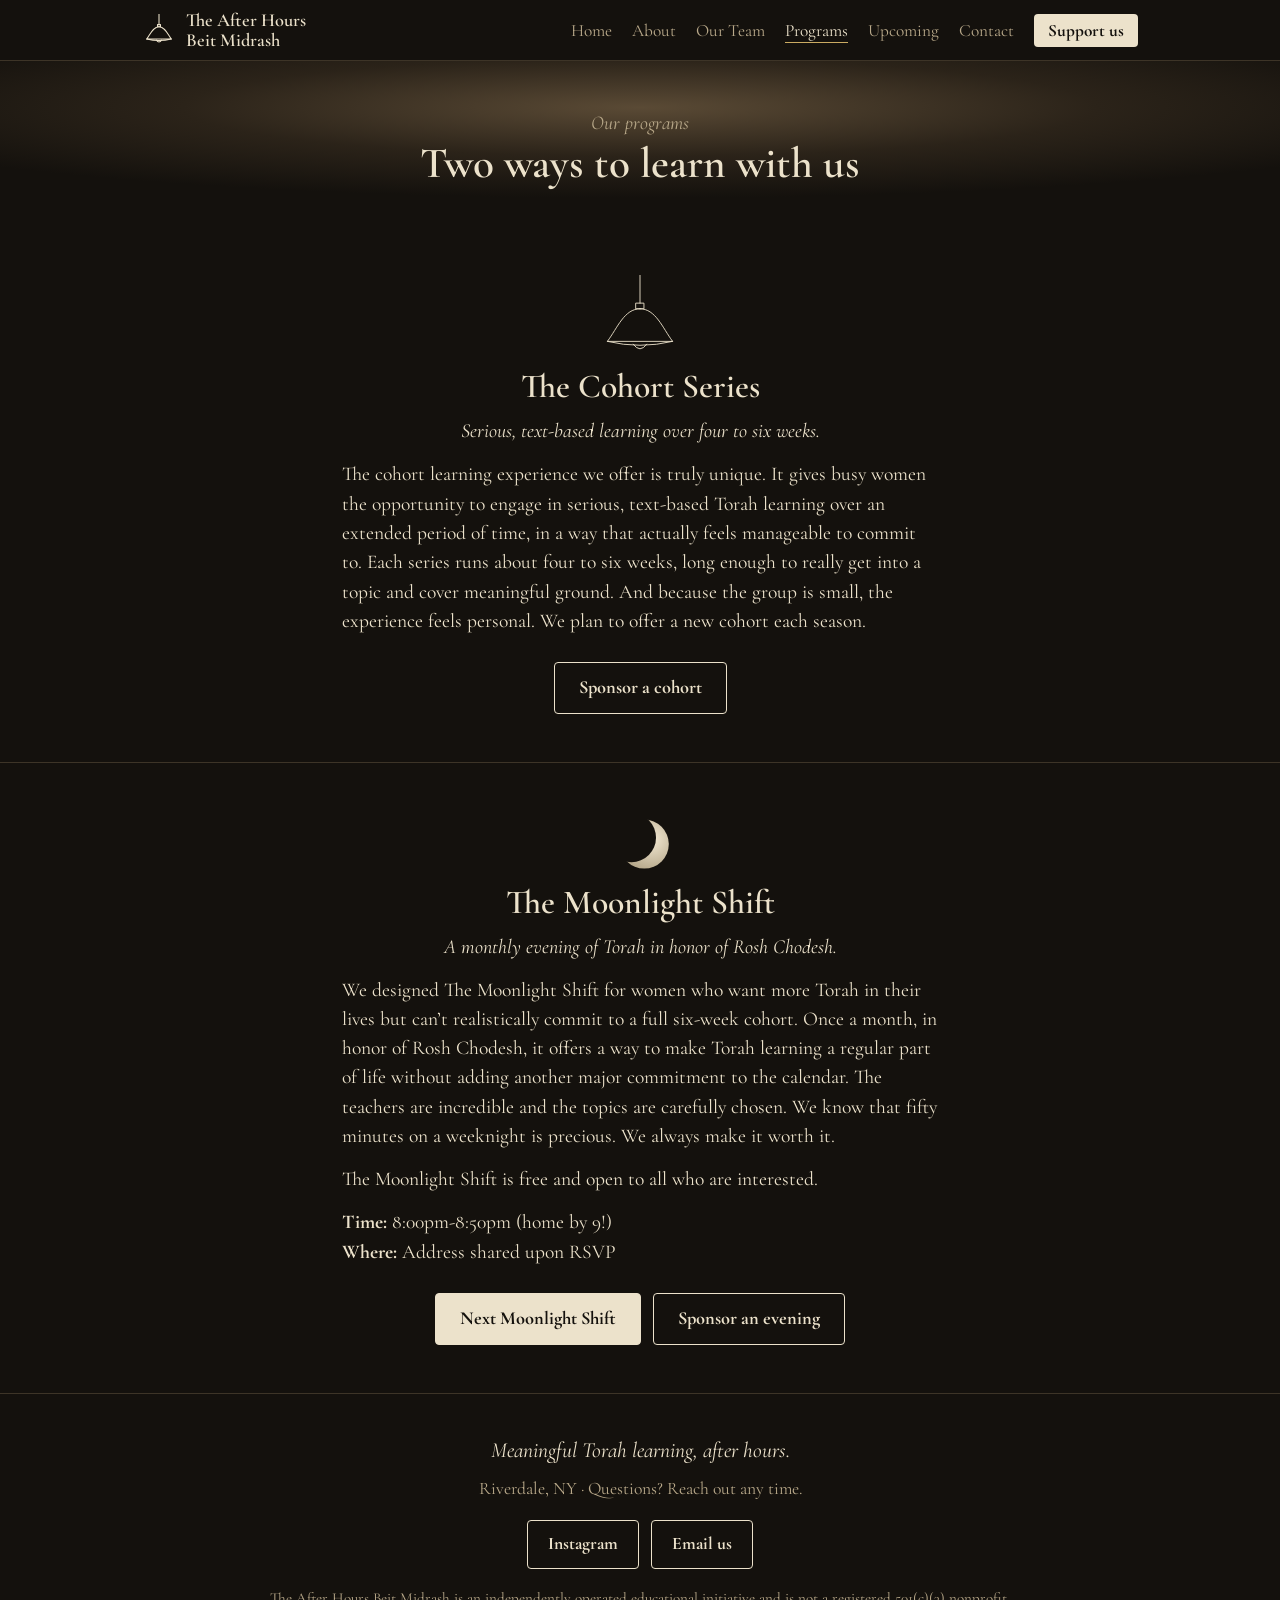
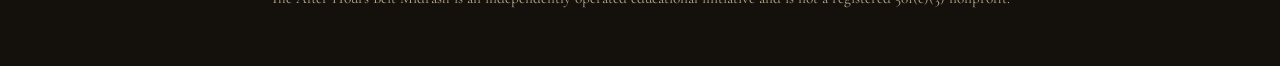
<file: programs/index.html>
<!DOCTYPE html>
<html lang="en">
<head>
<meta charset="utf-8">
<meta name="viewport" content="width=device-width, initial-scale=1">
<meta name="color-scheme" content="dark">
<title>Programs | The After Hours Beit Midrash</title>
<meta name="description" content="The Cohort Series and The Moonlight Shift at The After Hours Beit Midrash.">
<link rel="preconnect" href="https://fonts.googleapis.com">
<link rel="preconnect" href="https://fonts.gstatic.com" crossorigin>
<link href="https://fonts.googleapis.com/css2?family=Cormorant+Garamond:ital,wght@0,500;0,600;0,700;1,500&display=swap" rel="stylesheet">
<link rel="stylesheet" href="../assets/site.css">
<link rel="icon" href="../assets/favicon.svg" type="image/svg+xml">
<link rel="apple-touch-icon" href="../assets/apple-touch-icon.png">
<link rel="stylesheet" href="../assets/chrome.css">
<meta property="og:type" content="website">
<meta property="og:site_name" content="The After Hours Beit Midrash">
<meta property="og:title" content="Programs | The After Hours Beit Midrash">
<meta property="og:description" content="The Cohort Series and The Moonlight Shift at The After Hours Beit Midrash.">
<meta property="og:url" content="https://www.theafterhoursbeitmidrash.com/programs/">
<meta property="og:image" content="https://www.theafterhoursbeitmidrash.com/assets/img/share.jpg">
<meta property="og:image:width" content="1200">
<meta property="og:image:height" content="628">
<meta name="twitter:card" content="summary_large_image">
</head>
<body>
<nav class="nav" aria-label="Main">
  <div class="nav-inner">
    <a class="brand" href="../index.html">
      <svg class="" viewBox="0 0 160 150" fill="none" stroke="currentColor" stroke-width="5" stroke-linecap="round" stroke-linejoin="round" aria-hidden="true">
      <line x1="80" y1="0" x2="80" y2="50"/>
      <path d="M73 50h14v10H73z"/>
      <path d="M80 60C52 60 40 94 22 118h116C120 94 108 60 80 60Z"/>
      <path d="M22 118Q80 132 138 118"/>
      <path d="M68 123Q80 140 92 123"/>
    </svg>
      <span>The After Hours<br>Beit Midrash</span>
    </a>
    <button class="menu-btn" type="button" aria-expanded="false" aria-controls="nav-links">Menu</button>
    <ul class="nav-links" id="nav-links">
      <li><a href="../index.html">Home</a></li>
      <li><a href="../about/index.html">About</a></li>
      <li><a href="../team/index.html">Our Team</a></li>
      <li><a href="../programs/index.html" aria-current="page">Programs</a></li>
      <li><a href="../events/index.html">Upcoming</a></li>
      <li><a href="../contact/index.html">Contact</a></li>
      <li><a class="nav-cta" href="../support/index.html">Support us</a></li>
    </ul>
  </div>
</nav>

<header class="hero page-hero">
  <div class="hero-inner">
    <p class="eyebrow">Our programs</p>
    <h1>Two ways to learn with us</h1>
  </div>
</header>

<main>
  <section class="block" id="cohort">
    <div class="narrow prose">
      <svg class="minilamp card-icon" viewBox="0 0 160 150" fill="none" stroke="currentColor" stroke-width="1.6" stroke-linecap="round" stroke-linejoin="round" aria-hidden="true">
      <line x1="80" y1="0" x2="80" y2="50"/>
      <path d="M73 50h14v10H73z"/>
      <path d="M80 60C52 60 40 94 22 118h116C120 94 108 60 80 60Z"/>
      <path d="M22 118Q80 132 138 118"/>
      <path d="M68 123Q80 140 92 123"/>
    </svg>
      <h2 class="center">The Cohort Series</h2>
      <p class="kicker center">Serious, text-based learning over four to six weeks.</p>
      <p>The cohort learning experience we offer is truly unique. It gives busy women the opportunity to engage in serious, text-based Torah learning over an extended period of time, in a way that actually feels manageable to commit to. Each series runs about four to six weeks, long enough to really get into a topic and cover meaningful ground. And because the group is small, the experience feels personal. We plan to offer a new cohort each season.</p>
      <div class="btn-row"><a class="btn ghost" href="../cohort/index.html">Sponsor a cohort</a></div>
    </div>
  </section>

  <section class="block" id="moonlight">
    <div class="narrow prose">
      <svg class="moon card-icon" viewBox="0 0 120 120" aria-hidden="true">
      <defs>
        <radialGradient id="mg" cx="65%" cy="40%" r="80%"><stop offset="0" stop-color="#f3e9d3"/><stop offset="1" stop-color="#a99a7b"/></radialGradient>
        <mask id="mm"><rect width="120" height="120" fill="#fff"/><circle cx="44" cy="50" r="46" fill="#000"/></mask>
      </defs>
      <circle cx="68" cy="62" r="46" fill="url(#mg)" mask="url(#mm)"/>
    </svg>
      <h2 class="center">The Moonlight Shift</h2>
      <p class="kicker center">A monthly evening of Torah in honor of Rosh Chodesh.</p>
      <p>We designed The Moonlight Shift for women who want more Torah in their lives but can’t realistically commit to a full six-week cohort. Once a month, in honor of Rosh Chodesh, it offers a way to make Torah learning a regular part of life without adding another major commitment to the calendar. The teachers are incredible and the topics are carefully chosen. We know that fifty minutes on a weeknight is precious. We always make it worth it.</p>
      <p>The Moonlight Shift is free and open to all who are interested.</p>
      <p><strong>Time:</strong> 8:00pm-8:50pm (home by 9!)<br><strong>Where:</strong> Address shared upon RSVP</p>
      <div class="btn-row"><a class="btn" href="../events/index.html">Next Moonlight Shift</a><a class="btn ghost" href="../moonlight/index.html">Sponsor an evening</a></div>
    </div>
  </section>
</main>

<footer>
  <p class="tag">Meaningful Torah learning, after hours.</p>
  <p>Riverdale, NY · Questions? Reach out any time.</p>
  <div class="reach">
    <a href="https://www.instagram.com/theafterhoursbeitmidrash/" target="_blank" rel="noopener">Instagram</a>
    <a href="mailto:theafterhoursbeitmidrash@gmail.com">Email us</a>
  </div>
  <p class="small">The After Hours Beit Midrash is an independently operated educational initiative and is not a registered 501(c)(3) nonprofit.</p>
</footer>

<script>
var nav = document.querySelector(".nav"), menuBtn = document.querySelector(".menu-btn");
menuBtn.addEventListener("click", function () {
  var open = nav.classList.toggle("open");
  menuBtn.setAttribute("aria-expanded", open ? "true" : "false");
});
// Start at the top after following a link (Back still returns to where you were).
(function () {
  var navType = performance.getEntriesByType && performance.getEntriesByType("navigation")[0];
  if (!location.hash && navType && navType.type === "navigate") {
    window.scrollTo(0, 0);
    try { document.documentElement.scrollIntoView({ block: "start" }); } catch (e) {}
  }
})();
</script>
</body>
</html>
</file>
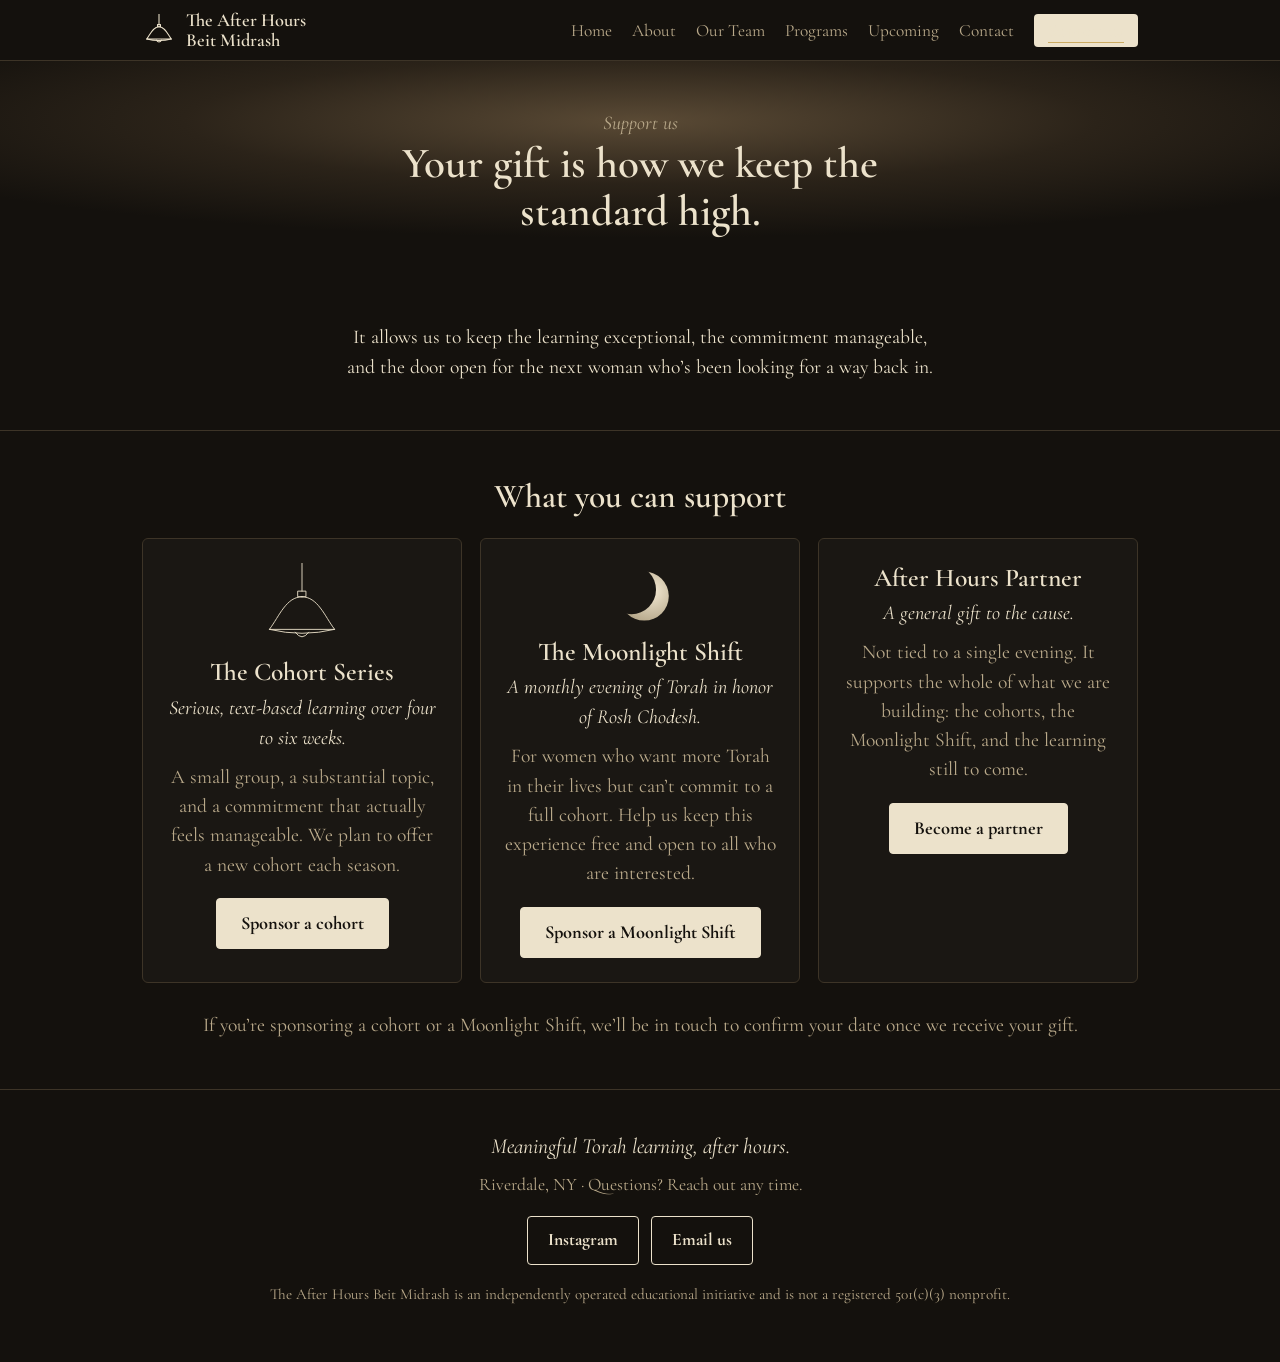
<file: support/index.html>
<!DOCTYPE html>
<html lang="en">
<head>
<meta charset="utf-8">
<meta name="viewport" content="width=device-width, initial-scale=1">
<meta name="color-scheme" content="dark">
<title>Support | The After Hours Beit Midrash</title>
<meta name="description" content="Sponsor a cohort or a Moonlight Shift, or become an After Hours Partner.">
<link rel="preconnect" href="https://fonts.googleapis.com">
<link rel="preconnect" href="https://fonts.gstatic.com" crossorigin>
<link href="https://fonts.googleapis.com/css2?family=Cormorant+Garamond:ital,wght@0,500;0,600;0,700;1,500&display=swap" rel="stylesheet">
<link rel="stylesheet" href="../assets/site.css">
<link rel="icon" href="../assets/favicon.svg" type="image/svg+xml">
<link rel="apple-touch-icon" href="../assets/apple-touch-icon.png">
<link rel="stylesheet" href="../assets/chrome.css">
<meta property="og:type" content="website">
<meta property="og:site_name" content="The After Hours Beit Midrash">
<meta property="og:title" content="Support | The After Hours Beit Midrash">
<meta property="og:description" content="Sponsor a cohort or a Moonlight Shift, or become an After Hours Partner.">
<meta property="og:url" content="https://www.theafterhoursbeitmidrash.com/support/">
<meta property="og:image" content="https://www.theafterhoursbeitmidrash.com/assets/img/share.jpg">
<meta property="og:image:width" content="1200">
<meta property="og:image:height" content="628">
<meta name="twitter:card" content="summary_large_image">
</head>
<body>
<nav class="nav" aria-label="Main">
  <div class="nav-inner">
    <a class="brand" href="../index.html">
      <svg class="" viewBox="0 0 160 150" fill="none" stroke="currentColor" stroke-width="5" stroke-linecap="round" stroke-linejoin="round" aria-hidden="true">
      <line x1="80" y1="0" x2="80" y2="50"/>
      <path d="M73 50h14v10H73z"/>
      <path d="M80 60C52 60 40 94 22 118h116C120 94 108 60 80 60Z"/>
      <path d="M22 118Q80 132 138 118"/>
      <path d="M68 123Q80 140 92 123"/>
    </svg>
      <span>The After Hours<br>Beit Midrash</span>
    </a>
    <button class="menu-btn" type="button" aria-expanded="false" aria-controls="nav-links">Menu</button>
    <ul class="nav-links" id="nav-links">
      <li><a href="../index.html">Home</a></li>
      <li><a href="../about/index.html">About</a></li>
      <li><a href="../team/index.html">Our Team</a></li>
      <li><a href="../programs/index.html">Programs</a></li>
      <li><a href="../events/index.html">Upcoming</a></li>
      <li><a href="../contact/index.html">Contact</a></li>
      <li><a class="nav-cta" href="../support/index.html" aria-current="page">Support us</a></li>
    </ul>
  </div>
</nav>

<header class="hero page-hero">
  <div class="hero-inner">
    <p class="eyebrow">Support us</p>
    <h1>Your gift is how we keep the standard high.</h1>
  </div>
</header>

<main>
  <section class="block">
    <div class="narrow prose center">
      <p>It allows us to keep the learning exceptional, the commitment manageable, and the door open for the next woman who’s been looking for a way back in.</p>
    </div>
  </section>

  <section class="block">
    <div class="wrap">
      <h2 class="center">What you can support</h2>
      <div class="grid">
        <div class="card center">
          <svg class="minilamp card-icon" viewBox="0 0 160 150" fill="none" stroke="currentColor" stroke-width="1.6" stroke-linecap="round" stroke-linejoin="round" aria-hidden="true">
      <line x1="80" y1="0" x2="80" y2="50"/>
      <path d="M73 50h14v10H73z"/>
      <path d="M80 60C52 60 40 94 22 118h116C120 94 108 60 80 60Z"/>
      <path d="M22 118Q80 132 138 118"/>
      <path d="M68 123Q80 140 92 123"/>
    </svg>
          <h3>The Cohort Series</h3>
          <p class="kicker">Serious, text-based learning over four to six weeks.</p>
          <p class="muted">A small group, a substantial topic, and a commitment that actually feels manageable. We plan to offer a new cohort each season.</p>
          <a class="btn" href="../cohort/index.html">Sponsor a cohort</a>
        </div>
        <div class="card center">
          <svg class="moon card-icon" viewBox="0 0 120 120" aria-hidden="true">
      <defs>
        <radialGradient id="mg" cx="65%" cy="40%" r="80%"><stop offset="0" stop-color="#f3e9d3"/><stop offset="1" stop-color="#a99a7b"/></radialGradient>
        <mask id="mm"><rect width="120" height="120" fill="#fff"/><circle cx="44" cy="50" r="46" fill="#000"/></mask>
      </defs>
      <circle cx="68" cy="62" r="46" fill="url(#mg)" mask="url(#mm)"/>
    </svg>
          <h3>The Moonlight Shift</h3>
          <p class="kicker">A monthly evening of Torah in honor of Rosh Chodesh.</p>
          <p class="muted">For women who want more Torah in their lives but can’t commit to a full cohort. Help us keep this experience free and open to all who are interested.</p>
          <a class="btn" href="../moonlight/index.html">Sponsor a Moonlight Shift</a>
        </div>
        <div class="card center">
          <h3>After Hours Partner</h3>
          <p class="kicker">A general gift to the cause.</p>
          <p class="muted">Not tied to a single evening. It supports the whole of what we are building: the cohorts, the Moonlight Shift, and the learning still to come.</p>
          <a class="btn" href="../partner/index.html">Become a partner</a>
        </div>
      </div>
      <p class="center muted" style="margin-top:28px">If you’re sponsoring a cohort or a Moonlight Shift, we’ll be in touch to confirm your date once we receive your gift.</p>
    </div>
  </section>
</main>

<footer>
  <p class="tag">Meaningful Torah learning, after hours.</p>
  <p>Riverdale, NY · Questions? Reach out any time.</p>
  <div class="reach">
    <a href="https://www.instagram.com/theafterhoursbeitmidrash/" target="_blank" rel="noopener">Instagram</a>
    <a href="mailto:theafterhoursbeitmidrash@gmail.com">Email us</a>
  </div>
  <p class="small">The After Hours Beit Midrash is an independently operated educational initiative and is not a registered 501(c)(3) nonprofit.</p>
</footer>

<script>
var nav = document.querySelector(".nav"), menuBtn = document.querySelector(".menu-btn");
menuBtn.addEventListener("click", function () {
  var open = nav.classList.toggle("open");
  menuBtn.setAttribute("aria-expanded", open ? "true" : "false");
});
// Start at the top after following a link (Back still returns to where you were).
(function () {
  var navType = performance.getEntriesByType && performance.getEntriesByType("navigation")[0];
  if (!location.hash && navType && navType.type === "navigate") {
    window.scrollTo(0, 0);
    try { document.documentElement.scrollIntoView({ block: "start" }); } catch (e) {}
  }
})();
</script>
</body>
</html>
</file>
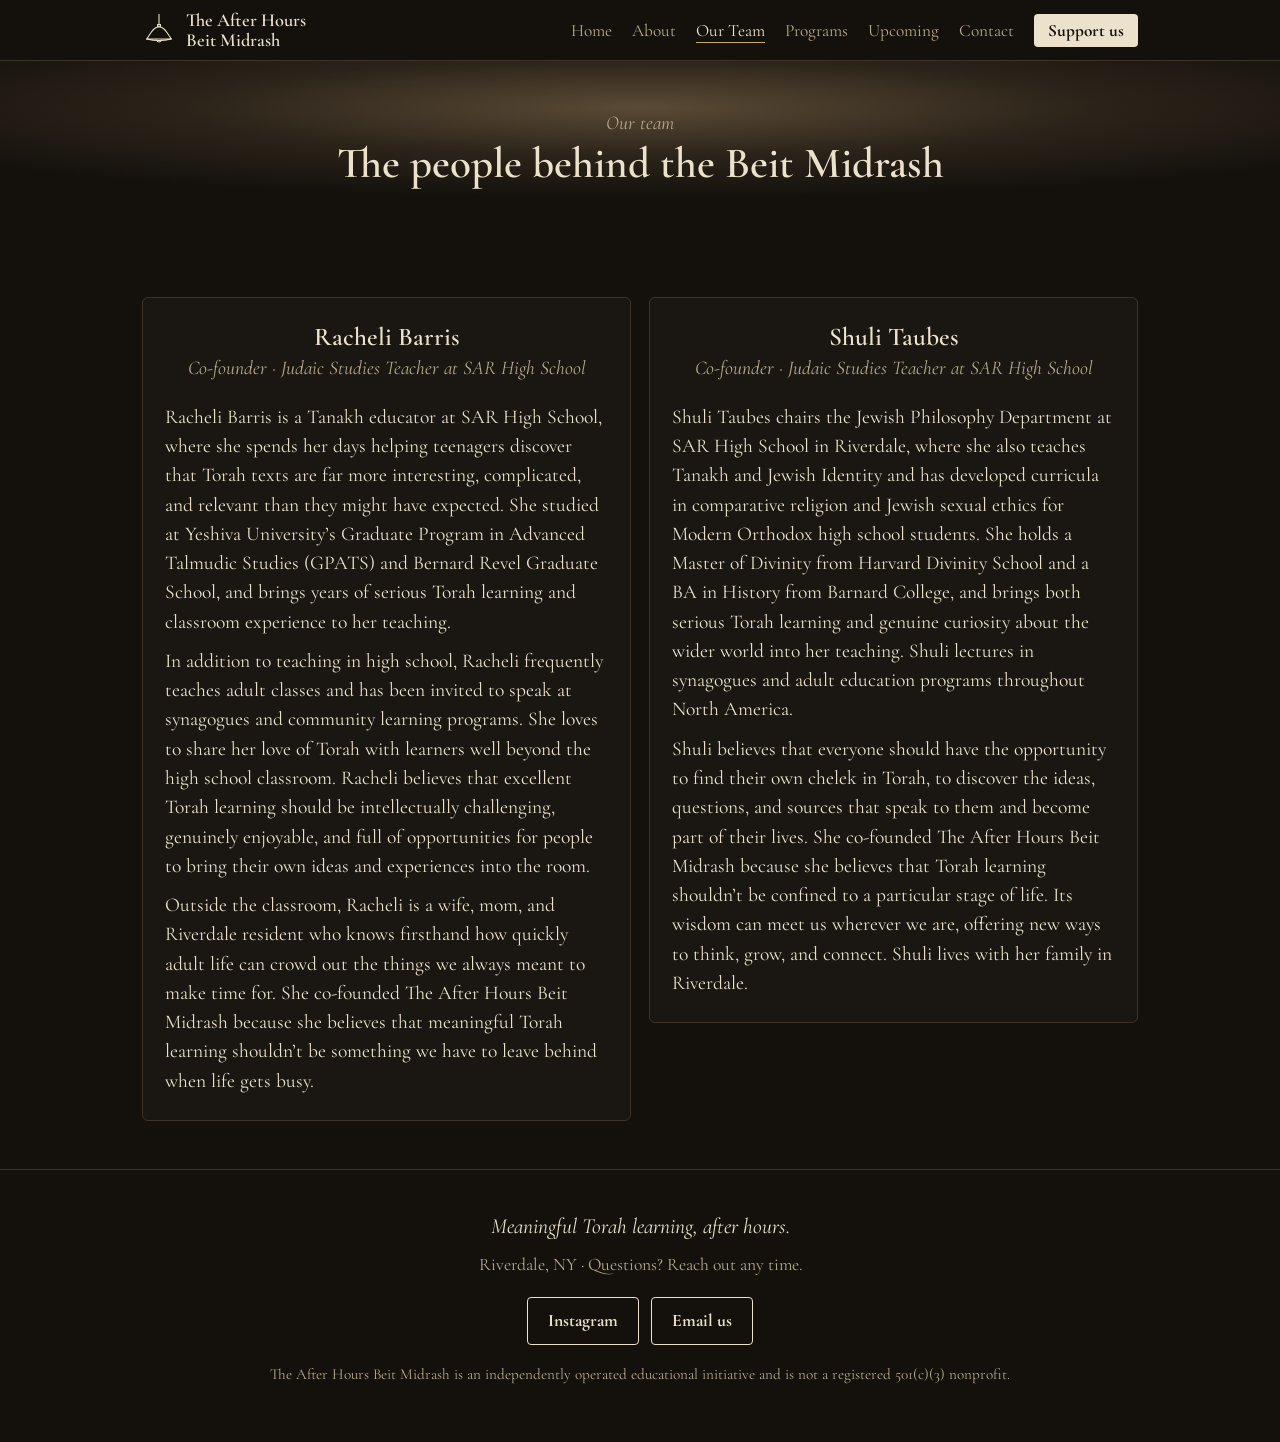
<file: team/index.html>
<!DOCTYPE html>
<html lang="en">
<head>
<meta charset="utf-8">
<meta name="viewport" content="width=device-width, initial-scale=1">
<meta name="color-scheme" content="dark">
<title>Our Team | The After Hours Beit Midrash</title>
<meta name="description" content="Meet the team behind The After Hours Beit Midrash.">
<link rel="preconnect" href="https://fonts.googleapis.com">
<link rel="preconnect" href="https://fonts.gstatic.com" crossorigin>
<link href="https://fonts.googleapis.com/css2?family=Cormorant+Garamond:ital,wght@0,500;0,600;0,700;1,500&display=swap" rel="stylesheet">
<link rel="stylesheet" href="../assets/site.css">
<link rel="icon" href="../assets/favicon.svg" type="image/svg+xml">
<link rel="apple-touch-icon" href="../assets/apple-touch-icon.png">
<link rel="stylesheet" href="../assets/chrome.css">
<meta property="og:type" content="website">
<meta property="og:site_name" content="The After Hours Beit Midrash">
<meta property="og:title" content="Our Team | The After Hours Beit Midrash">
<meta property="og:description" content="Meet the team behind The After Hours Beit Midrash.">
<meta property="og:url" content="https://www.theafterhoursbeitmidrash.com/team/">
<meta property="og:image" content="https://www.theafterhoursbeitmidrash.com/assets/img/share.jpg">
<meta property="og:image:width" content="1200">
<meta property="og:image:height" content="628">
<meta name="twitter:card" content="summary_large_image">
</head>
<body>
<nav class="nav" aria-label="Main">
  <div class="nav-inner">
    <a class="brand" href="../index.html">
      <svg class="" viewBox="0 0 160 150" fill="none" stroke="currentColor" stroke-width="5" stroke-linecap="round" stroke-linejoin="round" aria-hidden="true">
      <line x1="80" y1="0" x2="80" y2="50"/>
      <path d="M73 50h14v10H73z"/>
      <path d="M80 60C52 60 40 94 22 118h116C120 94 108 60 80 60Z"/>
      <path d="M22 118Q80 132 138 118"/>
      <path d="M68 123Q80 140 92 123"/>
    </svg>
      <span>The After Hours<br>Beit Midrash</span>
    </a>
    <button class="menu-btn" type="button" aria-expanded="false" aria-controls="nav-links">Menu</button>
    <ul class="nav-links" id="nav-links">
      <li><a href="../index.html">Home</a></li>
      <li><a href="../about/index.html">About</a></li>
      <li><a href="../team/index.html" aria-current="page">Our Team</a></li>
      <li><a href="../programs/index.html">Programs</a></li>
      <li><a href="../events/index.html">Upcoming</a></li>
      <li><a href="../contact/index.html">Contact</a></li>
      <li><a class="nav-cta" href="../support/index.html">Support us</a></li>
    </ul>
  </div>
</nav>

<header class="hero page-hero">
  <div class="hero-inner">
    <p class="eyebrow">Our team</p>
    <h1>The people behind the Beit Midrash</h1>
  </div>
</header>

<main>
  <section class="block">
    <div class="wrap">
      <div class="grid">
        <div class="card person">
          <h3>Racheli Barris</h3>
          <p class="role">Co-founder · Judaic Studies Teacher at SAR High School</p>
          <p>Racheli Barris is a Tanakh educator at SAR High School, where she spends her days helping teenagers discover that Torah texts are far more interesting, complicated, and relevant than they might have expected. She studied at Yeshiva University’s Graduate Program in Advanced Talmudic Studies (GPATS) and Bernard Revel Graduate School, and brings years of serious Torah learning and classroom experience to her teaching.</p>
          <p>In addition to teaching in high school, Racheli frequently teaches adult classes and has been invited to speak at synagogues and community learning programs. She loves to share her love of Torah with learners well beyond the high school classroom. Racheli believes that excellent Torah learning should be intellectually challenging, genuinely enjoyable, and full of opportunities for people to bring their own ideas and experiences into the room.</p>
          <p>Outside the classroom, Racheli is a wife, mom, and Riverdale resident who knows firsthand how quickly adult life can crowd out the things we always meant to make time for. She co-founded The After Hours Beit Midrash because she believes that meaningful Torah learning shouldn’t be something we have to leave behind when life gets busy.</p>
        </div>
        <div class="card person">
          <h3>Shuli Taubes</h3>
          <p class="role">Co-founder · Judaic Studies Teacher at SAR High School</p>
          <p>Shuli Taubes chairs the Jewish Philosophy Department at SAR High School in Riverdale, where she also teaches Tanakh and Jewish Identity and has developed curricula in comparative religion and Jewish sexual ethics for Modern Orthodox high school students. She holds a Master of Divinity from Harvard Divinity School and a BA in History from Barnard College, and brings both serious Torah learning and genuine curiosity about the wider world into her teaching. Shuli lectures in synagogues and adult education programs throughout North America.</p>
          <p>Shuli believes that everyone should have the opportunity to find their own chelek in Torah, to discover the ideas, questions, and sources that speak to them and become part of their lives. She co-founded The After Hours Beit Midrash because she believes that Torah learning shouldn’t be confined to a particular stage of life. Its wisdom can meet us wherever we are, offering new ways to think, grow, and connect. Shuli lives with her family in Riverdale.</p>
        </div>
      </div>
    </div>
  </section>
</main>

<footer>
  <p class="tag">Meaningful Torah learning, after hours.</p>
  <p>Riverdale, NY · Questions? Reach out any time.</p>
  <div class="reach">
    <a href="https://www.instagram.com/theafterhoursbeitmidrash/" target="_blank" rel="noopener">Instagram</a>
    <a href="mailto:theafterhoursbeitmidrash@gmail.com">Email us</a>
  </div>
  <p class="small">The After Hours Beit Midrash is an independently operated educational initiative and is not a registered 501(c)(3) nonprofit.</p>
</footer>

<script>
var nav = document.querySelector(".nav"), menuBtn = document.querySelector(".menu-btn");
menuBtn.addEventListener("click", function () {
  var open = nav.classList.toggle("open");
  menuBtn.setAttribute("aria-expanded", open ? "true" : "false");
});
// Start at the top after following a link (Back still returns to where you were).
(function () {
  var navType = performance.getEntriesByType && performance.getEntriesByType("navigation")[0];
  if (!location.hash && navType && navType.type === "navigate") {
    window.scrollTo(0, 0);
    try { document.documentElement.scrollIntoView({ block: "start" }); } catch (e) {}
  }
})();
</script>
</body>
</html>
</file>
<file: assets/site.css>
:root {
  --bg: #14110d;
  --glow: #5a4a35;
  --glow-mid: #2b2319;
  --cream: #ece2cb;
  --sand: #b9a98a;
  --line: #3d3427;
  --brass: #cbab62;
  --card: rgba(255, 245, 220, 0.025);
  color-scheme: dark;
}
*, *::before, *::after { box-sizing: border-box; }
html { background: var(--bg); scroll-behavior: smooth; }
body {
  margin: 0;
  background: var(--bg);
  color: var(--cream);
  font-family: "Cormorant Garamond", Georgia, "Times New Roman", serif;
  font-size: 1.22rem;
  line-height: 1.5;
}
h1, h2, h3, p { margin: 0; }
a { color: var(--cream); }
a:focus-visible, button:focus-visible { outline: 2px solid var(--brass); outline-offset: 3px; }
img { max-width: 100%; display: block; }
[hidden] { display: none !important; }

/* ---------- Page header ---------- */
.hero { text-align: center; background: radial-gradient(ellipse 85% 70% at 50% 28%, var(--glow) 0%, var(--glow-mid) 42%, var(--bg) 78%); padding: 36px 22px 56px; }
.hero-inner { max-width: 620px; margin: 0 auto; }
.lamp { width: 132px; height: auto; display: block; margin: 0 auto 6px; color: var(--cream); }
.lockup { font-weight: 500; line-height: 1; margin-top: 18px; }
.lockup .the { display: block; font-style: italic; font-size: 1.1rem; color: var(--sand); margin-bottom: 4px; }
.lockup .big { display: block; font-size: clamp(2.6rem, 13vw, 3.8rem); font-weight: 600; letter-spacing: 0.14em; text-indent: 0.14em; }
.lockup .small { display: block; font-size: 0.95rem; letter-spacing: 0.4em; text-indent: 0.4em; color: var(--sand); margin-top: 8px; }
.rule { width: 64px; height: 1px; background: var(--sand); opacity: 0.6; margin: 28px auto; border: 0; }
.hero h1 { font-size: clamp(1.9rem, 8vw, 2.7rem); font-weight: 600; line-height: 1.12; max-width: 15em; margin: 0 auto; }
.lede { color: var(--sand); margin-top: 16px; font-size: 1.28rem; }
.place { color: var(--sand); font-size: 1rem; margin-top: 22px; }
.page-hero { padding: 48px 22px 40px; }
.page-hero .eyebrow { font-style: italic; color: var(--sand); }

/* ---------- Buttons ---------- */
.btn { display: inline-flex; align-items: center; justify-content: center; font: inherit; font-weight: 700; font-size: 1.15rem; text-decoration: none; background: var(--cream); color: var(--bg); border: 1px solid var(--cream); border-radius: 4px; padding: 11px 24px; min-height: 48px; }
.btn.ghost { background: transparent; color: var(--cream); }
.btn-row { display: flex; flex-wrap: wrap; gap: 12px; justify-content: center; margin-top: 26px; }

/* ---------- Content ---------- */
main { display: block; }
.wrap { max-width: 1040px; margin: 0 auto; padding: 0 22px; }
.narrow { max-width: 640px; margin: 0 auto; padding: 0 22px; }
section.block { padding: 48px 0; }
section.block + section.block { border-top: 1px solid var(--line); }
h2 { font-size: 2.1rem; font-weight: 600; line-height: 1.1; margin-bottom: 10px; }
h3 { font-size: 1.6rem; font-weight: 600; line-height: 1.15; }
.center { text-align: center; }
.sub { color: var(--sand); }
.prose p + p { margin-top: 14px; }
.prose .lead { font-size: 1.5rem; font-weight: 600; line-height: 1.25; }
.kicker { font-style: italic; font-size: 1.25rem; }
.muted { color: var(--sand); }

.grid { display: grid; gap: 18px; grid-template-columns: repeat(auto-fit, minmax(260px, 1fr)); margin-top: 22px; }
.card { border: 1px solid var(--line); border-radius: 6px; padding: 24px 22px; background: var(--card); }
.card .kicker { margin: 6px 0 10px; }
.card p + p { margin-top: 10px; }
.card .btn { margin-top: 18px; }
.card-icon { display: block; margin: 0 auto 10px; }
.minilamp { width: 90px; height: auto; color: var(--cream); }
.moon { width: 64px; height: 64px; }

.facts { list-style: none; padding: 0; margin: 14px 0 0; }
.facts li { padding: 6px 0; border-top: 1px solid var(--line); color: var(--sand); }
.facts li strong { color: var(--cream); font-weight: 700; }

/* People */
.person { display: flex; flex-direction: column; align-items: center; text-align: center; }
.photo { width: 140px; height: 140px; border-radius: 50%; object-fit: cover; border: 1px solid var(--line); background: var(--glow-mid); display: flex; align-items: center; justify-content: center; font-size: 2.4rem; font-weight: 600; color: var(--sand); margin-bottom: 14px; }
.person .role { font-style: italic; color: var(--sand); margin: 2px 0 10px; }
.person p { text-align: left; }

/* Events */
.event { display: grid; grid-template-columns: 92px 1fr; gap: 18px; align-items: start; }
.date-badge { border: 1px solid var(--brass); border-radius: 6px; text-align: center; padding: 8px 4px; line-height: 1.1; }
.date-badge .mon { display: block; font-size: 0.95rem; letter-spacing: 0.15em; color: var(--brass); }
.date-badge .day { display: block; font-size: 2rem; font-weight: 700; }
.event .meta { color: var(--sand); font-size: 1.05rem; margin-top: 4px; }
.event .btn { margin-top: 12px; }
.events-list { display: grid; gap: 18px; margin-top: 22px; }

/* Our story */
.story p { text-wrap: pretty; }
.story .pull { font-size: 1.5rem; font-style: italic; text-align: center; line-height: 1.3; margin: 30px auto; max-width: 26em; }
.story .closing-line { font-size: 1.75rem; font-style: normal; font-weight: 600; margin-top: 36px; }
.signoff { margin-top: 28px; text-align: center; }
.signoff .names { display: block; font-size: 1.6rem; font-style: italic; }
.signoff .title { display: block; color: var(--sand); font-size: 1.05rem; letter-spacing: 0.04em; }

/* RSVP form inside an event card */
.rsvp { grid-column: 1 / -1; border-top: 1px solid var(--line); padding-top: 18px; margin-top: 4px; }
.rsvp form { display: grid; gap: 16px; }
.rsvp .field { border: 0; padding: 0; margin: 0; min-width: 0; }
.rsvp .q { display: block; font-weight: 600; font-size: 1.12rem; line-height: 1.35; margin-bottom: 6px; padding: 0; }
.rsvp .req { color: var(--brass); }
.rsvp input[type=text], .rsvp input[type=email], .rsvp textarea {
  width: 100%; font: inherit; font-size: 1.1rem; color: var(--cream); background: #1d1913;
  border: 1px solid var(--line); border-radius: 4px; padding: 10px 12px; min-height: 46px;
}
.rsvp textarea { min-height: 96px; resize: vertical; }
.rsvp input:focus, .rsvp textarea:focus { outline: 2px solid var(--brass); outline-offset: 1px; border-color: var(--brass); }
.rsvp .choice { display: inline-flex; align-items: center; gap: 8px; margin-right: 22px; cursor: pointer; }
.rsvp .choice input { width: 20px; height: 20px; accent-color: var(--brass); }
.rsvp .btn { justify-self: start; margin-top: 0; }
.rsvp .err { color: #e8a28a; font-size: 1.05rem; }
.rsvp .err:empty { display: none; }
.rsvp .thanks { font-size: 1.25rem; font-style: italic; }
.btn:disabled { opacity: 0.7; cursor: default; }
button.btn { cursor: pointer; }
.event .honor { font-style: italic; color: var(--brass); font-size: 1.1rem; margin-top: 2px; }
.card.person { align-self: start; }
/* Floats beside the paragraph after the dining-room line, small enough that the sheet reads as texture */
.story-photo { float: right; width: 220px; max-width: 46%; margin: 6px 0 12px 28px; }
.story .pull, .story .signoff { clear: both; }
@media (max-width: 520px) { .story-photo { width: 150px; margin-left: 18px; } }
.story-photo img { width: 100%; height: auto; border-radius: 6px; border: 1px solid var(--line); }

/* Home: arched photo in the opening section */
.arch-photo { margin: 0 auto 36px; max-width: 280px; text-align: center; }
.arch-photo img { width: 100%; height: auto; border-radius: 999px 999px 6px 6px; border: 1px solid var(--line); box-shadow: 0 0 0 6px var(--glow-mid), 0 0 0 7px var(--line); }
.arch-photo figcaption { margin-top: 16px; font-style: italic; color: var(--sand); font-size: 1.05rem; }
.story-photo.left { float: left; margin: 6px 28px 12px 0; }
@media (max-width: 520px) { .story-photo.left { margin-right: 18px; margin-left: 0; } }

/* About: table photo behind the title, fading into the page */
.photo-hero {
  min-height: 580px; display: flex; align-items: flex-end; justify-content: center; padding-block: 140px 44px;
  background:
    linear-gradient(to bottom, rgba(20, 17, 13, 0.30) 0%, rgba(20, 17, 13, 0.45) 40%, rgba(20, 17, 13, 0.82) 75%, var(--bg) 100%),
    url("img/our-story-table.jpg") center 46% / cover no-repeat;
}
.photo-hero .eyebrow, .photo-hero h1 { text-shadow: 0 2px 18px rgba(0, 0, 0, 0.65); }
.photo-hero .eyebrow { color: var(--cream); }
.photo-hero h1 { font-size: clamp(2.6rem, 10vw, 3.6rem); }
@media (max-width: 600px) { .photo-hero { min-height: 380px; padding-block: 90px 36px; background-position: center, center 50%; } }
</file>
<file: assets/chrome.css>
/* Menu, footer and draft notice, shared by every page (including the sponsorship pages,
   which keep their own styles otherwise). Uses the same color names as the pages. */
/* ---------- Draft notice (removed at launch) ---------- */
.draft-banner { background: var(--brass); color: var(--bg); text-align: center; font-size: 0.95rem; font-weight: 700; padding: 6px 16px; }

/* ---------- Top menu ---------- */
.nav { border-bottom: 1px solid var(--line); background: var(--bg); position: sticky; top: 0; z-index: 10; }
.nav-inner { max-width: 1040px; margin: 0 auto; padding: 10px 22px; display: flex; align-items: center; justify-content: space-between; gap: 16px; }
.brand { display: flex; align-items: center; gap: 10px; text-decoration: none; color: var(--cream); font-weight: 600; font-size: 1.15rem; line-height: 1.1; }
.brand svg { width: 34px; height: auto; color: var(--cream); flex: none; }
.nav-links { display: flex; align-items: center; gap: 4px 20px; flex-wrap: wrap; list-style: none; margin: 0; padding: 0; }
.nav-links a { text-decoration: none; color: var(--sand); font-size: 1.08rem; }
.nav-links a:hover, .nav-links a[aria-current="page"] { color: var(--cream); }
.nav-links a[aria-current="page"] { text-decoration: underline; text-underline-offset: 6px; text-decoration-color: var(--brass); }
.nav-links .nav-cta { color: var(--bg); background: var(--cream); border-radius: 4px; padding: 6px 14px; font-weight: 700; }
.nav-links .nav-cta:hover { color: var(--bg); }
.menu-btn { display: none; font: inherit; font-weight: 700; color: var(--cream); background: transparent; border: 1px solid var(--line); border-radius: 4px; padding: 6px 14px; cursor: pointer; }
@media (max-width: 860px) {
  .menu-btn { display: inline-block; }
  .nav-links { display: none; position: absolute; left: 0; right: 0; top: 100%; background: var(--bg); border-bottom: 1px solid var(--line); flex-direction: column; align-items: flex-start; padding: 8px 22px 18px; gap: 12px; }
  .nav.open .nav-links { display: flex; }
}

/* ---------- Footer ---------- */
footer { border-top: 1px solid var(--line); text-align: center; color: var(--sand); font-size: 1.1rem; padding: 40px 22px 56px; }
footer .tag { font-style: italic; color: var(--cream); font-size: 1.35rem; margin-bottom: 10px; }
.reach { display: flex; flex-wrap: wrap; gap: 12px; justify-content: center; margin-top: 18px; }
.reach a { display: inline-flex; align-items: center; justify-content: center; font-weight: 700; text-decoration: none; border: 1px solid var(--cream); border-radius: 4px; padding: 10px 20px; min-height: 46px; }
footer .small { font-size: 0.95rem; margin-top: 18px; }
</file>
